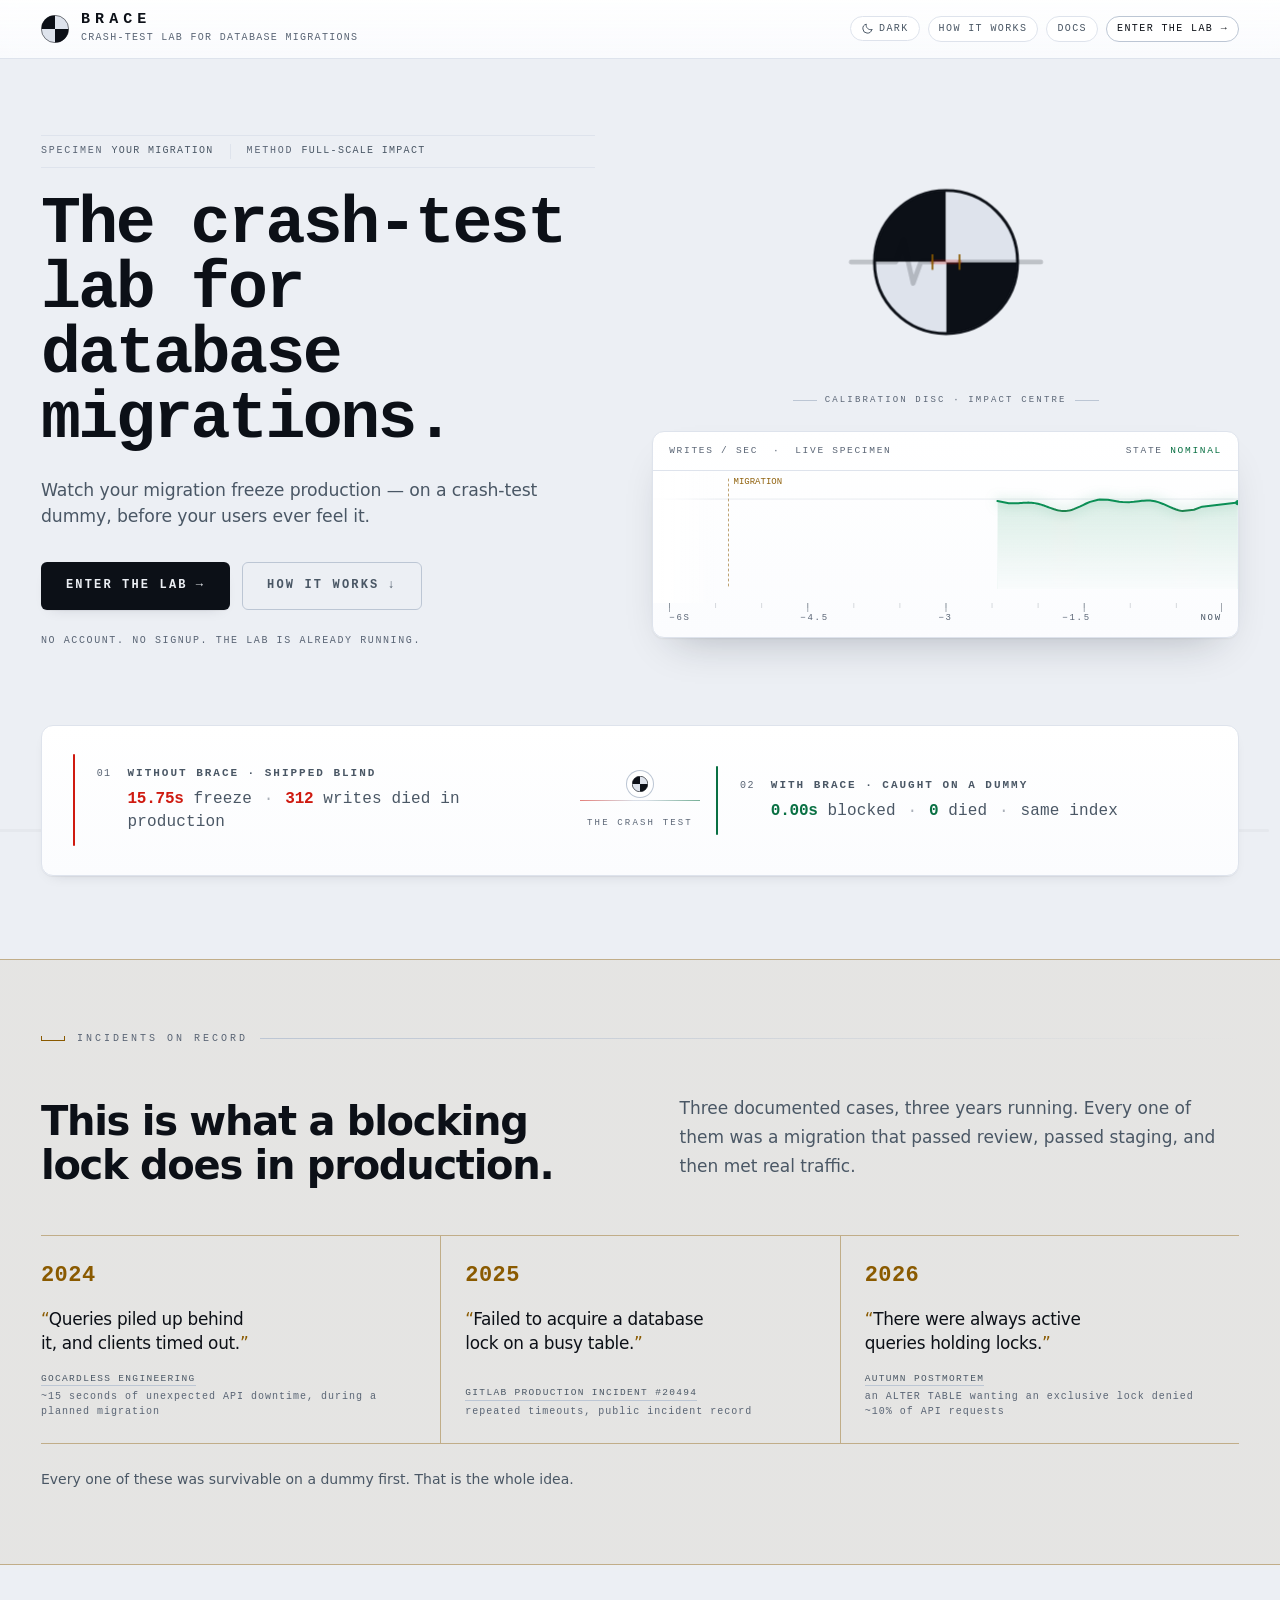
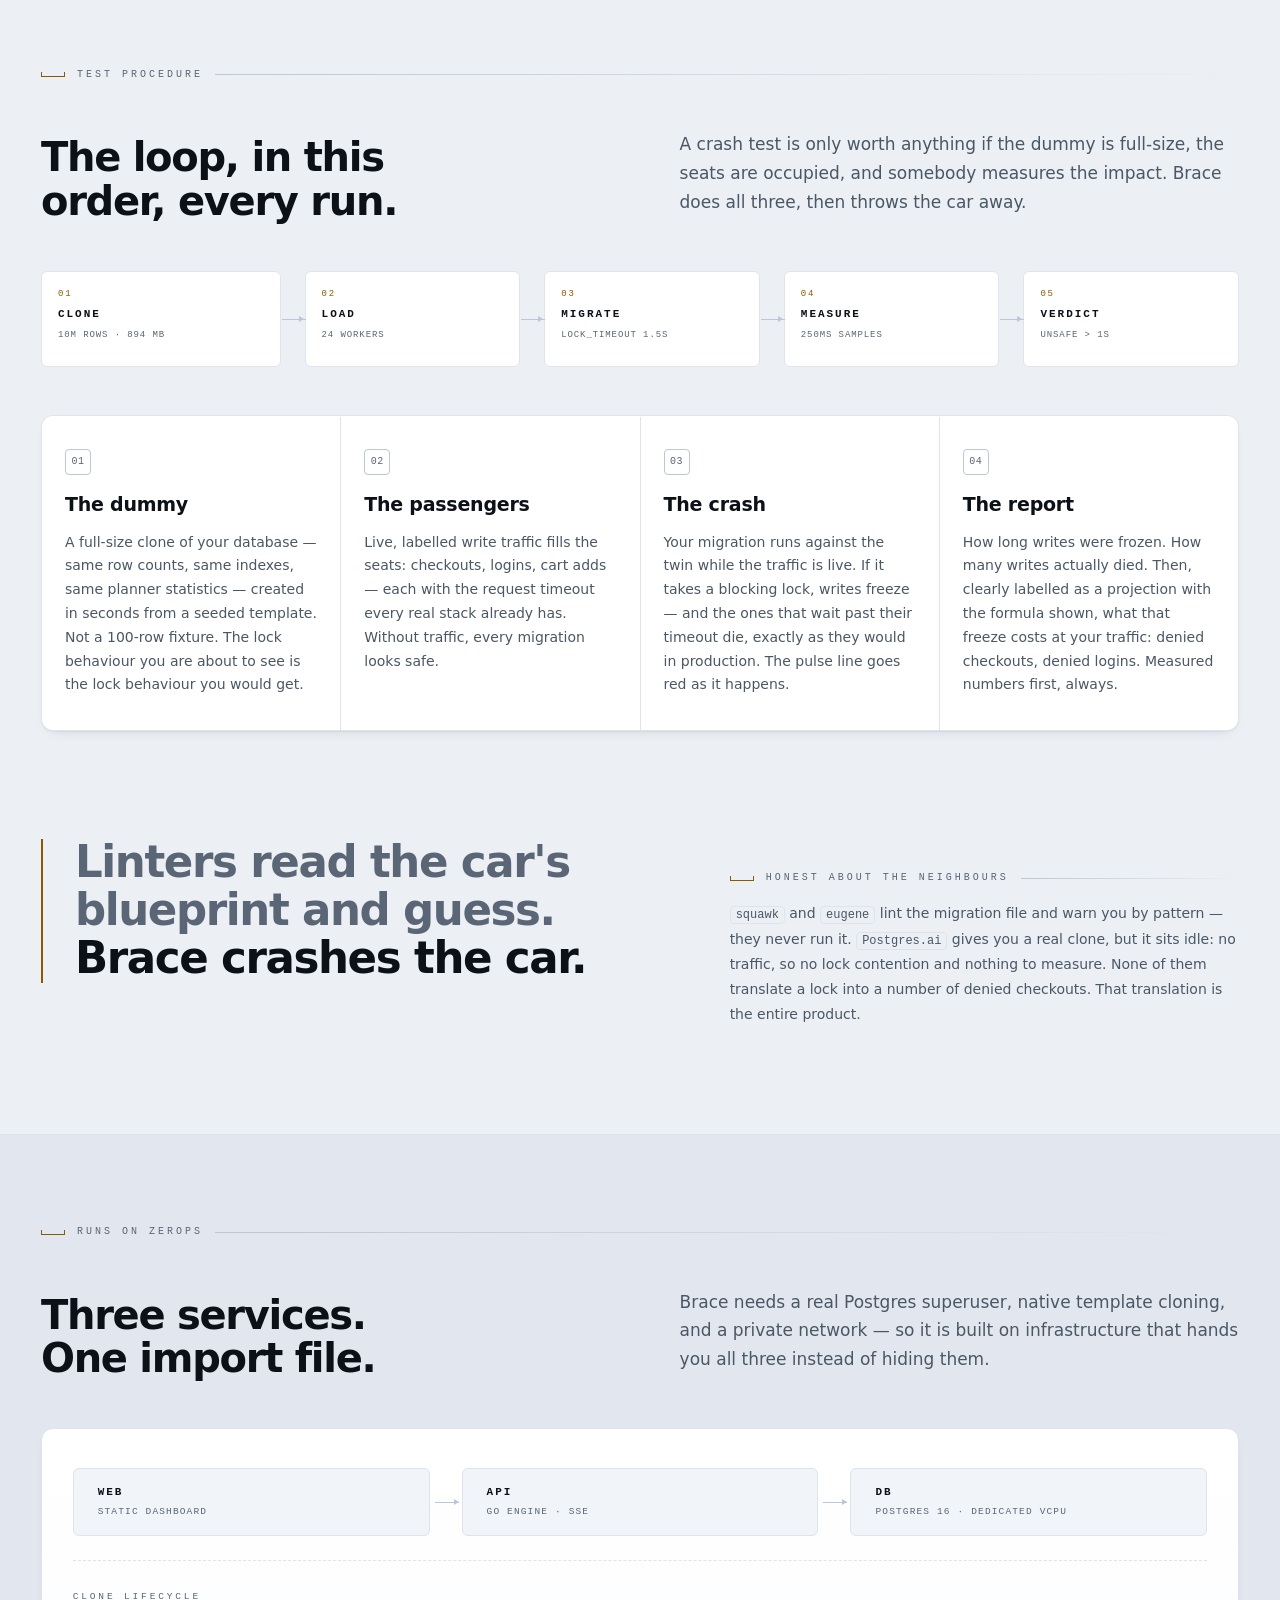
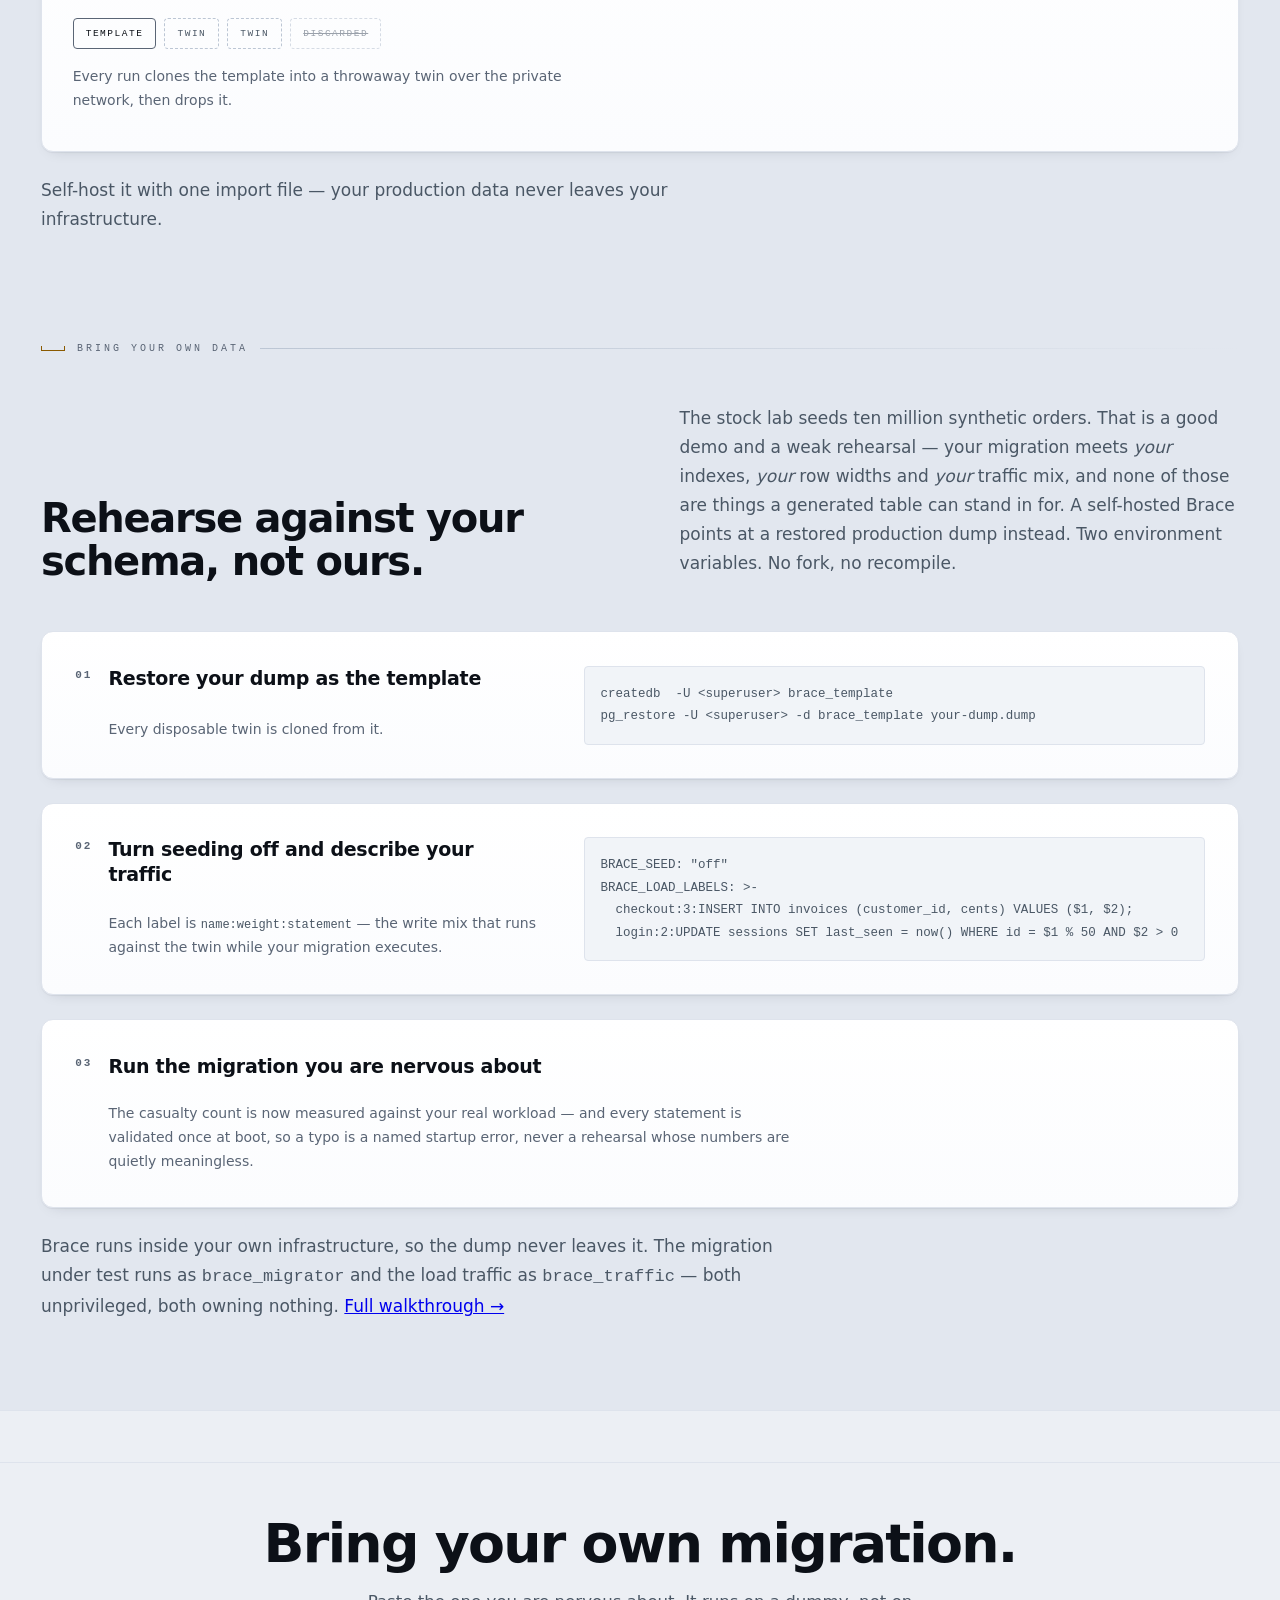
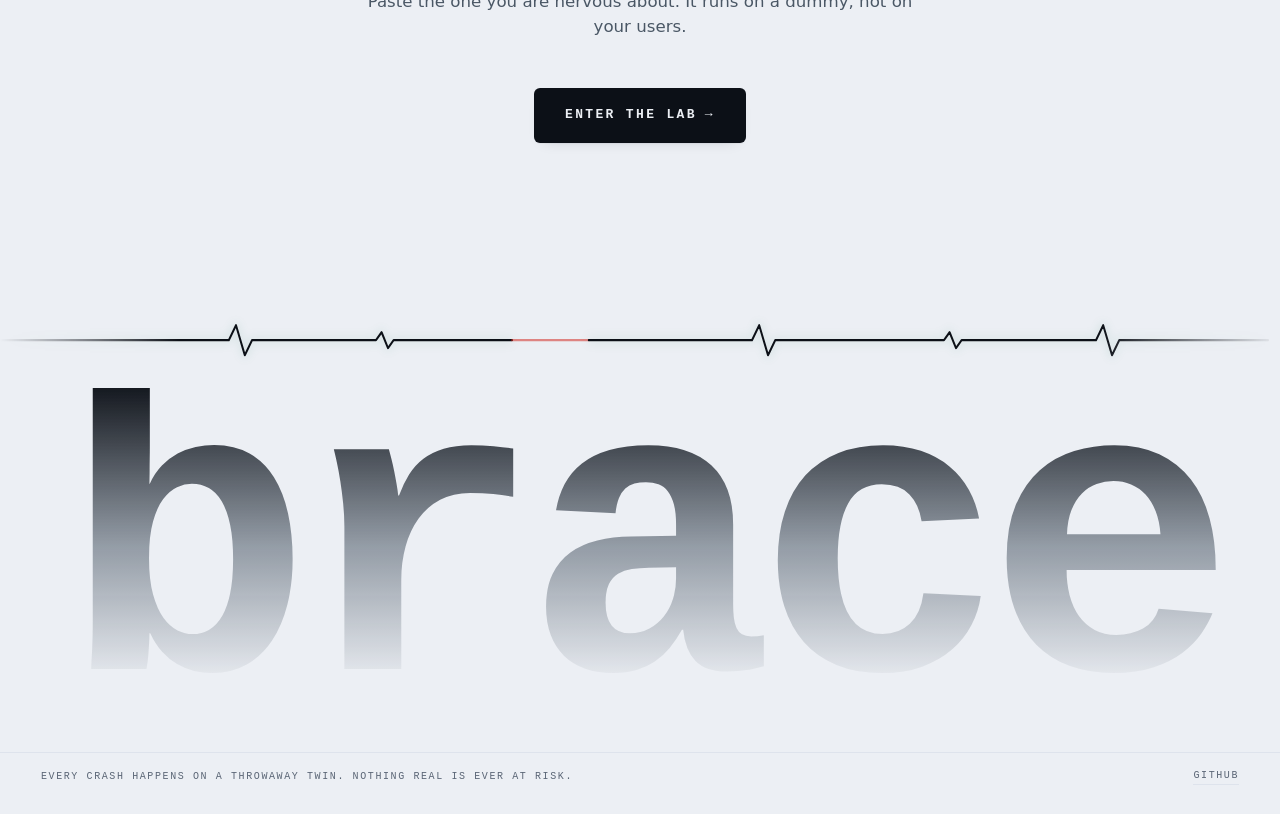
<file: web/index.html>
<!DOCTYPE html>
<html lang="en">
<head>
<meta charset="utf-8">
<meta name="viewport" content="width=device-width, initial-scale=1, viewport-fit=cover">
<title>Brace — the crash-test lab for database migrations</title>
<meta name="description" content="Brace clones your database at production scale, fills it with live write traffic, then slams your migration into it — so you watch the freeze happen to a dummy instead of to your users.">
<meta name="color-scheme" content="dark light">
<meta property="og:type" content="website">
<meta property="og:site_name" content="Brace">
<meta property="og:title" content="Brace — the crash-test lab for database migrations">
<meta property="og:description" content="Clone the database, put live traffic in the seats, slam the migration into it. Measure the freeze and the casualties. Then prove the safe form hurts nobody.">
<meta name="twitter:card" content="summary">
<meta name="twitter:title" content="Brace — the crash-test lab for database migrations">
<meta name="twitter:description" content="Watch your migration freeze production — on a crash-test dummy, before your users ever feel it.">
<link rel="icon" href="brace-mark.svg" type="image/svg+xml">
<link rel="alternate icon" href="data:image/svg+xml,%3Csvg xmlns='http://www.w3.org/2000/svg' viewBox='0 0 240 240'%3E%3Crect width='240' height='240' rx='48' fill='%230d131b'/%3E%3Cpath d='M46 46h74v74H46z' fill='%23e8eef6'/%3E%3Cpath d='M120 120h74v74h-74z' fill='%23e8eef6'/%3E%3Ccircle cx='120' cy='120' r='74' fill='none' stroke='%23e8eef6' stroke-width='6'/%3E%3C/svg%3E">
<script>(function(){var t;try{t=localStorage.getItem('brace:theme');}catch(e){}
if(t!=='light'&&t!=='dark'){t=window.matchMedia&&window.matchMedia('(prefers-color-scheme: light)').matches?'light':'dark';}
document.documentElement.setAttribute('data-theme',t);})();</script>
<link rel="stylesheet" href="style.css?v=7">
<link rel="stylesheet" href="landing.css?v=7">
</head>
<body class="landing">

<!-- The heartbeat that follows you down the page. It sits at the bottom
     edge, grows a little as you scroll, and hands its opacity over to the
     sign-off pulse as the finale comes into view — the two merge. -->
<div class="ambient" id="ambient" aria-hidden="true">
  <svg viewBox="0 0 1600 120" preserveAspectRatio="none" focusable="false">
    <path class="sig-line" fill="none" stroke-width="2.5" stroke-linecap="round" stroke-linejoin="round"
          d="M 0 62 H 286 l 9 -17 l 11 34 l 9 -17 H 470 l 7 -9 l 8 18 l 7 -9 H 640"/>
    <path class="sig-gap" fill="none" stroke-width="2.5" stroke-linecap="round" d="M 640 62 H 736"/>
    <path class="sig-line" fill="none" stroke-width="2.5" stroke-linecap="round" stroke-linejoin="round"
          d="M 736 62 H 940 l 9 -17 l 11 34 l 9 -17 H 1180 l 7 -9 l 8 18 l 7 -9 H 1370 l 9 -17 l 11 34 l 9 -17 H 1600"/>
  </svg>
</div>

<a class="skip" href="#how">Skip to how it works</a>

<!-- ══ SECTION RAIL ═══════════════════════════════════════════
     A fixed report index: which of the six sections you are
     reading, in the facility's own mono. Driven by an
     IntersectionObserver in landing.js. Decorative — the headings
     themselves are the real structure — so it is aria-hidden. -->
<div class="secrail" id="secrail" aria-hidden="true" hidden>
  <b class="secrail__no">[01/06]</b>
  <span class="secrail__name">› the specimen</span>
</div>

<!-- ══ RAIL ═══════════════════════════════════════════════════ -->
<header class="rail">
  <div class="rail__brand">
    <svg class="mark mark--live" viewBox="44 44 152 152" aria-hidden="true">
      <defs><clipPath id="mkr"><circle cx="120" cy="120" r="74"/></clipPath></defs>
      <g clip-path="url(#mkr)">
        <rect x="46" y="46" width="74" height="74" class="mark__on"/>
        <rect x="120" y="46" width="74" height="74" class="mark__off"/>
        <rect x="46" y="120" width="74" height="74" class="mark__off"/>
        <rect x="120" y="120" width="74" height="74" class="mark__on"/>
        <path class="m-pulse" d="M 46 120 H 104 l 6 -16 l 8 32 l 6 -16 H 194"
              fill="none" stroke-width="6" stroke-linecap="round" stroke-linejoin="round"/>
      </g>
      <circle cx="120" cy="120" r="74" fill="none" class="mark__ring" stroke-width="3"/>
    </svg>
    <div class="rail__names"><b>BRACE</b><span>crash-test lab for database migrations</span></div>
  </div>
  <div class="rail__meta">
    <button type="button" class="chip chip--theme" id="themeToggle" aria-pressed="false" aria-label="Switch to light theme">
      <svg class="ico" viewBox="0 0 24 24" aria-hidden="true" fill="none" stroke="currentColor" stroke-width="1.8" stroke-linecap="round">
        <circle class="ico__sun" cx="12" cy="12" r="4.2"/>
        <g class="ico__rays"><path d="M12 2.6v2.2M12 19.2v2.2M2.6 12h2.2M19.2 12h2.2M5.4 5.4l1.6 1.6M17 17l1.6 1.6M18.6 5.4L17 7M7 17l-1.6 1.6"/></g>
        <path class="ico__moon" d="M20 14.2A8.4 8.4 0 0 1 9.8 4 8.4 8.4 0 1 0 20 14.2Z"/>
      </svg>
      <span class="chip__t">light</span>
    </button>

    <a class="chip chip--back" href="#how">how it works</a>
    <a class="chip chip--back" href="docs.html">docs</a>
    <a class="chip chip--go" href="lab.html">enter the lab →</a>
  </div>
</header>

<main>

<!-- ══ HERO ═══════════════════════════════════════════════════ -->
<section class="hero" data-sec="the specimen">
  <div class="hero__inner reveal">
    <div class="hero__say">
      <p class="plate"><i>Specimen</i> your migration <i>Method</i> full-scale impact</p>
      <!-- the compound is kept whole: a line break after "crash-" is a
           legal break opportunity in CSS and it wrecks the display setting -->
      <h1 class="hero__pitch">The <span class="nb">crash-test</span> lab for database migrations.</h1>
      <p class="hero__sub">Watch your migration freeze production — on a crash-test dummy, before your users ever feel it.</p>

      <div class="hero__cta">
        <a class="btn btn--primary" href="lab.html">Enter the lab <span aria-hidden="true">→</span></a>
        <a class="btn btn--ghost" href="#how">How it works <span aria-hidden="true">↓</span></a>
      </div>
      <p class="hero__nofriction">No account. No signup. The lab is already running.</p>
    </div>

    <!-- The instrument column. The disc and the live scope sit in the same
         stack because they are the same event: the calibration assembly
         plays once, the pulse loops, and the bloom is fired from landing.js
         at the exact frame the scope beneath it flatlines. Adjacent, you can
         actually see them crash together. -->
    <div class="hero__stage">
    <div class="hero__disc" aria-hidden="true">
      <svg class="hero__mark mark--hero" id="heroMark" viewBox="0 0 240 240">
        <defs><clipPath id="hm"><circle cx="120" cy="120" r="74"/></clipPath></defs>
        <g class="m-q m-q--on" clip-path="url(#hm)">
          <rect x="46" y="46" width="74" height="74" class="mark__on"/>
          <rect x="120" y="120" width="74" height="74" class="mark__on"/>
        </g>
        <g class="m-q m-q--off" clip-path="url(#hm)">
          <rect x="120" y="46" width="74" height="74" class="mark__off"/>
          <rect x="46" y="120" width="74" height="74" class="mark__off"/>
        </g>
        <circle cx="120" cy="120" r="74" fill="none" class="mark__ring" stroke-width="3"/>
        <circle cx="120" cy="120" r="74" fill="none" class="m-lock" stroke-width="5"/>

        <circle cx="120" cy="120" r="10" class="m-bloom"/>

        <g fill="none" stroke-width="5" stroke-linecap="round" stroke-linejoin="round">
          <path class="m-ghost" d="M 22 120 H 68 l 8 -22 l 10 44 l 8 -22 H 106"/>
          <path class="m-ghost" d="M 134 120 H 218"/>
          <path class="m-ghost-gap" d="M 106 120 H 134"/>
          <path class="m-pulse" d="M 22 120 H 68 l 8 -22 l 10 44 l 8 -22 H 106 L 134 120 H 218"/>
          <path class="m-gap" d="M 106 120 H 134"/>
        </g>

        <g class="mark__tick" stroke-width="2">
          <line x1="106" y1="112" x2="106" y2="128"/>
          <line x1="134" y1="112" x2="134" y2="128"/>
        </g>
      </svg>
      <span class="hero__disc-note" title="Impact centre: the moment in the trace where the migration takes its lock.">calibration disc · impact centre</span>
    </div>

    <!-- signature gesture: the pulse, and what happens to it -->
    <figure class="teaser" aria-label="Live write traffic, freezing under a blocking migration">
      <figcaption class="teaser__cap">
        <span class="teaser__label" title="Specimen: the full-scale database clone the migration crashes into, not your real database.">writes / sec &nbsp;·&nbsp; live specimen</span>
        <span class="teaser__state" id="teaserState">nominal</span>
      </figcaption>
      <canvas id="teaser" height="96"></canvas>
      <div class="rail-scale" aria-hidden="true">
        <b>−6s</b><b>−4.5</b><b>−3</b><b>−1.5</b><b class="rail-scale__now">now</b>
      </div>
    </figure>
    </div>
  </div>

  <!-- ══ THE GATE ═════════════════════════════════════════════
       Cause and effect as one small embedded diagram: the same
       index, shipped two ways. Both rows are real measurements
       from this rig on a 10M-row table. The joint between them
       is the product. -->
  <div class="gate reveal" aria-label="The same migration, shipped two ways">
    <div class="gate__row gate__row--blind">
      <span class="gate__no">01</span>
      <div class="gate__body">
        <b class="gate__title">without brace · shipped blind</b>
        <span class="gate__fact"><i>15.75s</i> freeze <em>·</em> <i>312</i> writes died in production</span>
      </div>
    </div>

    <div class="gate__joint" aria-hidden="true">
      <span class="gate__node">
        <svg viewBox="44 44 152 152" focusable="false">
          <defs><clipPath id="gk"><circle cx="120" cy="120" r="74"/></clipPath></defs>
          <g clip-path="url(#gk)">
            <rect x="46" y="46" width="74" height="74" class="mark__on"/>
            <rect x="120" y="46" width="74" height="74" class="mark__off"/>
            <rect x="46" y="120" width="74" height="74" class="mark__off"/>
            <rect x="120" y="120" width="74" height="74" class="mark__on"/>
          </g>
          <circle cx="120" cy="120" r="74" fill="none" class="mark__ring" stroke-width="6"/>
        </svg>
      </span>
      <span class="gate__joint-label">the crash test</span>
    </div>

    <div class="gate__row gate__row--caught">
      <span class="gate__no">02</span>
      <div class="gate__body">
        <b class="gate__title">with brace · caught on a dummy</b>
        <span class="gate__fact"><i>0.00s</i> blocked <em>·</em> <i>0</i> died <em>·</em> same index</span>
      </div>
    </div>
  </div>

</section>

<!-- ══ RECEIPTS ═══════════════════════════════════════════════
     Evidence, not testimonials. Three published incidents, cited
     so anyone can go and check them. -->
<div class="band">
<section class="sec sec--receipts" data-sec="the evidence">
  <header class="sec__head reveal">
    <span class="eyebrow">incidents on record</span>
    <h2>This is what a blocking lock does in production.</h2>
    <p class="sec__lede">Three documented cases, three years running. Every one of them was a migration that passed review, passed staging, and then met real traffic.</p>
  </header>

  <ol class="receipts">
    <li class="receipt reveal">
      <span class="receipt__year">2024</span>
      <blockquote>Queries piled up behind it, and clients timed out.</blockquote>
      <p class="receipt__src">
        <a href="https://gocardless.com/blog/zero-downtime-postgres-migrations-the-hard-parts/" target="_blank" rel="noopener noreferrer">GoCardless Engineering</a>
        <span>~15 seconds of unexpected API downtime, during a planned migration</span>
      </p>
    </li>
    <li class="receipt reveal">
      <span class="receipt__year">2025</span>
      <blockquote>Failed to acquire a database lock on a busy table.</blockquote>
      <p class="receipt__src">
        <a href="https://gitlab.com/gitlab-com/gl-infra/production/-/issues/20494" target="_blank" rel="noopener noreferrer">GitLab production incident #20494</a>
        <span>repeated timeouts, public incident record</span>
      </p>
    </li>
    <li class="receipt reveal">
      <span class="receipt__year">2026</span>
      <blockquote>There were always active queries holding locks.</blockquote>
      <p class="receipt__src">
        <a href="https://github.com/useautumn/autumn/blob/8e65867dcff363b6c3b432ef6636a871ef46297c/apps/website/content/blog/post-mortem-database-outage-caused-by-collation-migration-locking-conflict.mdx" target="_blank" rel="noopener noreferrer">Autumn postmortem</a>
        <span>an ALTER TABLE wanting an exclusive lock denied ~10% of API requests</span>
      </p>
    </li>
  </ol>

  <p class="receipts__note">Every one of these was survivable on a dummy first. That is the whole idea.</p>
</section>
</div>

<!-- ══ HOW IT WORKS ═══════════════════════════════════════════ -->
<section class="sec" id="how" data-sec="test procedure">
  <header class="sec__head reveal">
    <span class="eyebrow">test procedure</span>
    <h2>The loop, in this order, every run.</h2>
    <p class="sec__lede">A crash test is only worth anything if the dummy is full-size, the seats are occupied, and somebody measures the impact. Brace does all three, then throws the car away.</p>
  </header>

  <!-- the control loop, with the real settings it runs at -->
  <ol class="loop reveal" aria-label="Control loop">
    <li class="loop__step"><span class="loop__no">01</span><b>clone</b><span class="loop__val">10M rows · 894 MB</span></li>
    <li class="loop__step"><span class="loop__no">02</span><b>load</b><span class="loop__val">24 workers</span></li>
    <li class="loop__step"><span class="loop__no">03</span><b>migrate</b><span class="loop__val">lock_timeout 1.5s</span></li>
    <li class="loop__step"><span class="loop__no">04</span><b>measure</b><span class="loop__val">250ms samples</span></li>
    <li class="loop__step"><span class="loop__no">05</span><b>verdict</b><span class="loop__val">unsafe &gt; 1s</span></li>
  </ol>

  <ol class="steps">
    <li class="step reveal">
      <span class="step__no">01</span>
      <h3>The dummy</h3>
      <p>A full-size clone of your database — same row counts, same indexes, same planner statistics — created in seconds from a seeded template. Not a 100-row fixture. The lock behaviour you are about to see is the lock behaviour you would get.</p>
    </li>
    <li class="step reveal">
      <span class="step__no">02</span>
      <h3>The passengers</h3>
      <p>Live, labelled write traffic fills the seats: checkouts, logins, cart adds — each with the request timeout every real stack already has. Without traffic, every migration looks safe.</p>
    </li>
    <li class="step reveal">
      <span class="step__no">03</span>
      <h3>The crash</h3>
      <p>Your migration runs against the twin while the traffic is live. If it takes a blocking lock, writes freeze — and the ones that wait past their timeout die, exactly as they would in production. The pulse line goes red as it happens.</p>
    </li>
    <li class="step reveal">
      <span class="step__no">04</span>
      <h3>The report</h3>
      <p>How long writes were frozen. How many writes actually died. Then, clearly labelled as a projection with the formula shown, what that freeze costs at your traffic: denied checkouts, denied logins. Measured numbers first, always.</p>
    </li>
  </ol>
</section>

<!-- ══ THE CLAIM ══════════════════════════════════════════════ -->
<section class="claim reveal" data-sec="the claim">
  <p class="claim__line">Linters read the car's blueprint and guess.<br><b>Brace crashes the car.</b></p>
  <div class="claim__foot">
    <span class="eyebrow">honest about the neighbours</span>
  </div>
  <p class="claim__prior">
    <code>squawk</code> and <code>eugene</code> lint the migration file and warn you by pattern — they never run it.
    <code>Postgres.ai</code> gives you a real clone, but it sits idle: no traffic, so no lock contention and nothing to measure.
    None of them translate a lock into a number of denied checkouts. That translation is the entire product.
  </p>
</section>

<!-- ══ THE FACILITY BAND ══════════════════════════════════════
     The second deliberate surface change on the page. Where the
     incident band is amber (we are quoting somebody else), this one
     is a half-step of the facility's own panel tone: the two
     infrastructure sections read as one chapter, and the sections
     either side of it get their edges back. -->
<div class="band band--quiet">

<!-- ══ ZEROPS ═════════════════════════════════════════════════ -->
<section class="sec sec--zerops" data-sec="the facility">
  <header class="sec__head reveal">
    <span class="eyebrow">runs on zerops</span>
    <h2>Three services. One import file.</h2>
    <p class="sec__lede">Brace needs a real Postgres superuser, native template cloning, and a private network — so it is built on infrastructure that hands you all three instead of hiding them.</p>
  </header>

  <div class="topo topo--big reveal">
    <ol class="topo__flow">
      <li class="node"><b>web</b><span>static dashboard</span></li>
      <li class="node"><b>api</b><span>go engine · sse</span></li>
      <li class="node"><b>db</b><span>postgres 16 · dedicated vcpu</span></li>
    </ol>
    <div class="twins">
      <span class="twins__label">clone lifecycle</span>
      <div class="twins__row">
        <span class="dummy dummy--tpl">template</span>
        <span class="dummy">twin</span>
        <span class="dummy">twin</span>
        <span class="dummy dummy--gone">discarded</span>
      </div>
      <p class="twins__note">Every run clones the template into a throwaway twin over the private network, then drops it.</p>
    </div>
  </div>

  <p class="selfhost reveal">Self-host it with one import file — your production data never leaves your infrastructure.</p>
</section>

<!-- ══ BRING YOUR OWN DATA ════════════════════════════════════
     The self-host story's payoff. A synthetic table is a demo; the
     migration you are actually afraid of runs against your schema.
     Two environment variables, no fork, no recompile. -->
<section class="sec sec--byod" id="byod" data-sec="your data">
  <header class="sec__head reveal">
    <span class="eyebrow">bring your own data</span>
    <h2>Rehearse against your schema, not ours.</h2>
    <p class="sec__lede">The stock lab seeds ten million synthetic orders. That is a good demo and a weak rehearsal — your migration meets <em>your</em> indexes, <em>your</em> row widths and <em>your</em> traffic mix, and none of those are things a generated table can stand in for. A self-hosted Brace points at a restored production dump instead. Two environment variables. No fork, no recompile.</p>
  </header>

  <ol class="byod reveal">
    <li class="byod__step">
      <span class="byod__n">01</span>
      <div class="byod__body">
        <h3>Restore your dump as the template</h3>
        <p>Every disposable twin is cloned from it.</p>
        <pre class="byod__code"><code>createdb  -U &lt;superuser&gt; brace_template
pg_restore -U &lt;superuser&gt; -d brace_template your-dump.dump</code></pre>
      </div>
    </li>
    <li class="byod__step">
      <span class="byod__n">02</span>
      <div class="byod__body">
        <h3>Turn seeding off and describe your traffic</h3>
        <p>Each label is <code>name:weight:statement</code> — the write mix that runs against the twin while your migration executes.</p>
        <pre class="byod__code"><code>BRACE_SEED: "off"
BRACE_LOAD_LABELS: >-
  checkout:3:INSERT INTO invoices (customer_id, cents) VALUES ($1, $2);
  login:2:UPDATE sessions SET last_seen = now() WHERE id = $1 % 50 AND $2 > 0</code></pre>
      </div>
    </li>
    <li class="byod__step">
      <span class="byod__n">03</span>
      <div class="byod__body">
        <h3>Run the migration you are nervous about</h3>
        <p>The casualty count is now measured against your real workload — and every statement is validated once at boot, so a typo is a named startup error, never a rehearsal whose numbers are quietly meaningless.</p>
      </div>
    </li>
  </ol>

  <p class="selfhost reveal">Brace runs inside your own infrastructure, so the dump never leaves it. The migration under test runs as <code>brace_migrator</code> and the load traffic as <code>brace_traffic</code> — both unprivileged, both owning nothing. <a href="docs.html#byod">Full walkthrough →</a></p>
</section>

</div><!-- /.band--quiet -->

<!-- ══ CLOSE ══════════════════════════════════════════════════ -->
<section class="close reveal" data-sec="sign-off">
  <h2>Bring your own migration.</h2>
  <p>Paste the one you are nervous about. It runs on a dummy, not on your users.</p>
  <a class="btn btn--primary btn--lg" href="lab.html">Enter the lab <span aria-hidden="true">→</span></a>
</section>

<!-- ══ SIGN-OFF ═══════════════════════════════════════════════
     The emotional close: the lab at rest. The brand's own trace runs
     full-bleed across the page — heartbeat spikes, the small red gap
     at impact centre — and the name sits under it at full size,
     cropped by the bottom of the frame. Name, then silence. -->
<section class="signoff" aria-hidden="true">
  <div class="signoff__pulse reveal">
    <svg viewBox="0 0 1600 80" preserveAspectRatio="none" focusable="false">
      <defs>
        <linearGradient id="sigGrad" x1="0" x2="1" y1="0" y2="0">
          <stop offset="0"   class="sig-stop-ink"/>
          <stop offset=".46" class="sig-stop-green"/>
          <stop offset="1"   class="sig-stop-ink"/>
        </linearGradient>
      </defs>
      <path class="sig-line" fill="none" stroke="url(#sigGrad)" stroke-width="2.5"
            stroke-linecap="round" stroke-linejoin="round"
            d="M 0 40 H 286 l 9 -17 l 11 34 l 9 -17 H 470 l 7 -9 l 8 18 l 7 -9 H 640"/>
      <path class="sig-gap" fill="none" stroke-width="2.5" stroke-linecap="round" d="M 640 40 H 736"/>
      <path class="sig-line sig-line--b" fill="none" stroke="url(#sigGrad)" stroke-width="2.5"
            stroke-linecap="round" stroke-linejoin="round"
            d="M 736 40 H 940 l 9 -17 l 11 34 l 9 -17 H 1180 l 7 -9 l 8 18 l 7 -9 H 1370 l 9 -17 l 11 34 l 9 -17 H 1600"/>
    </svg>
  </div>
  <p class="signoff__word reveal">brace</p>
</section>

</main>

<footer class="foot foot--landing">
  <span>Every crash happens on a throwaway twin. Nothing real is ever at risk.</span>
  <a href="https://github.com/vinayaksonthalia/brace" class="foot__link" target="_blank" rel="noopener noreferrer" data-repo>GitHub</a>
</footer>

<script src="theme.js?v=7"></script>
<script src="landing.js?v=7"></script>
</body>
</html>
</file>
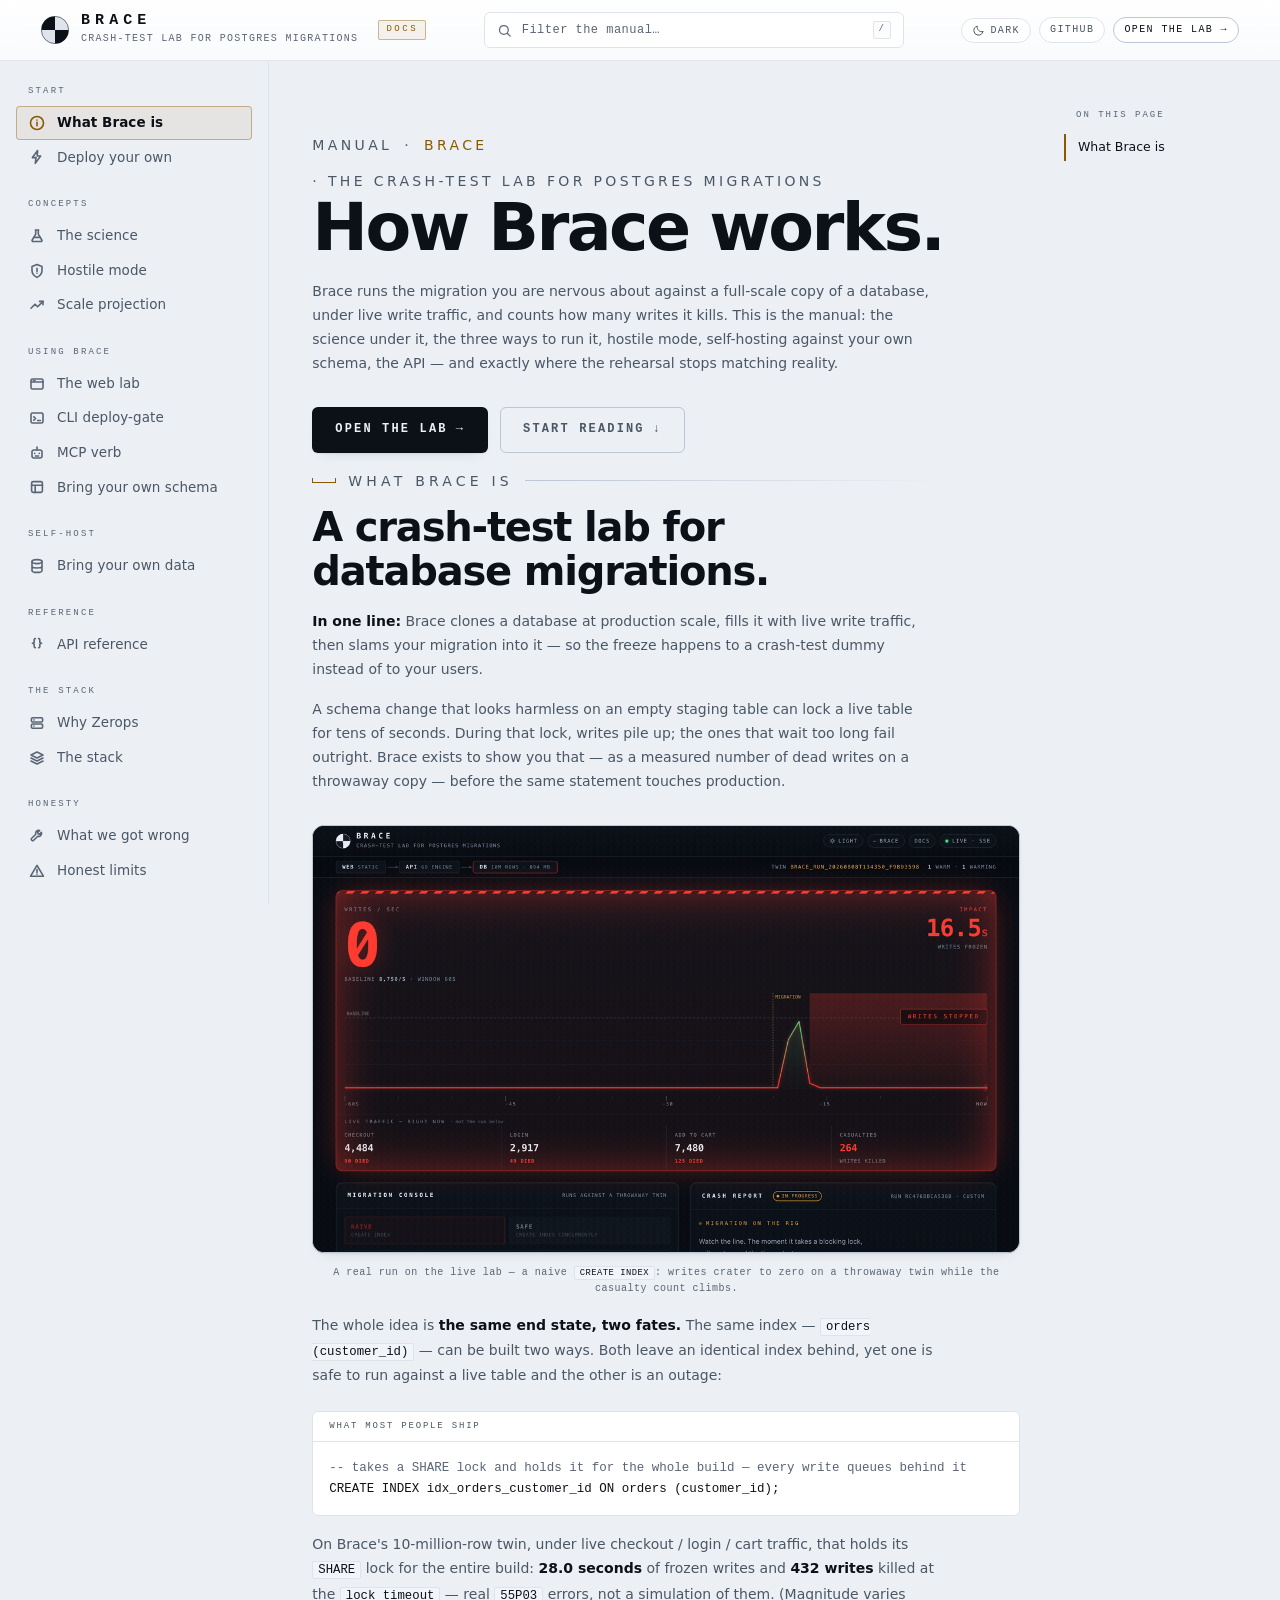
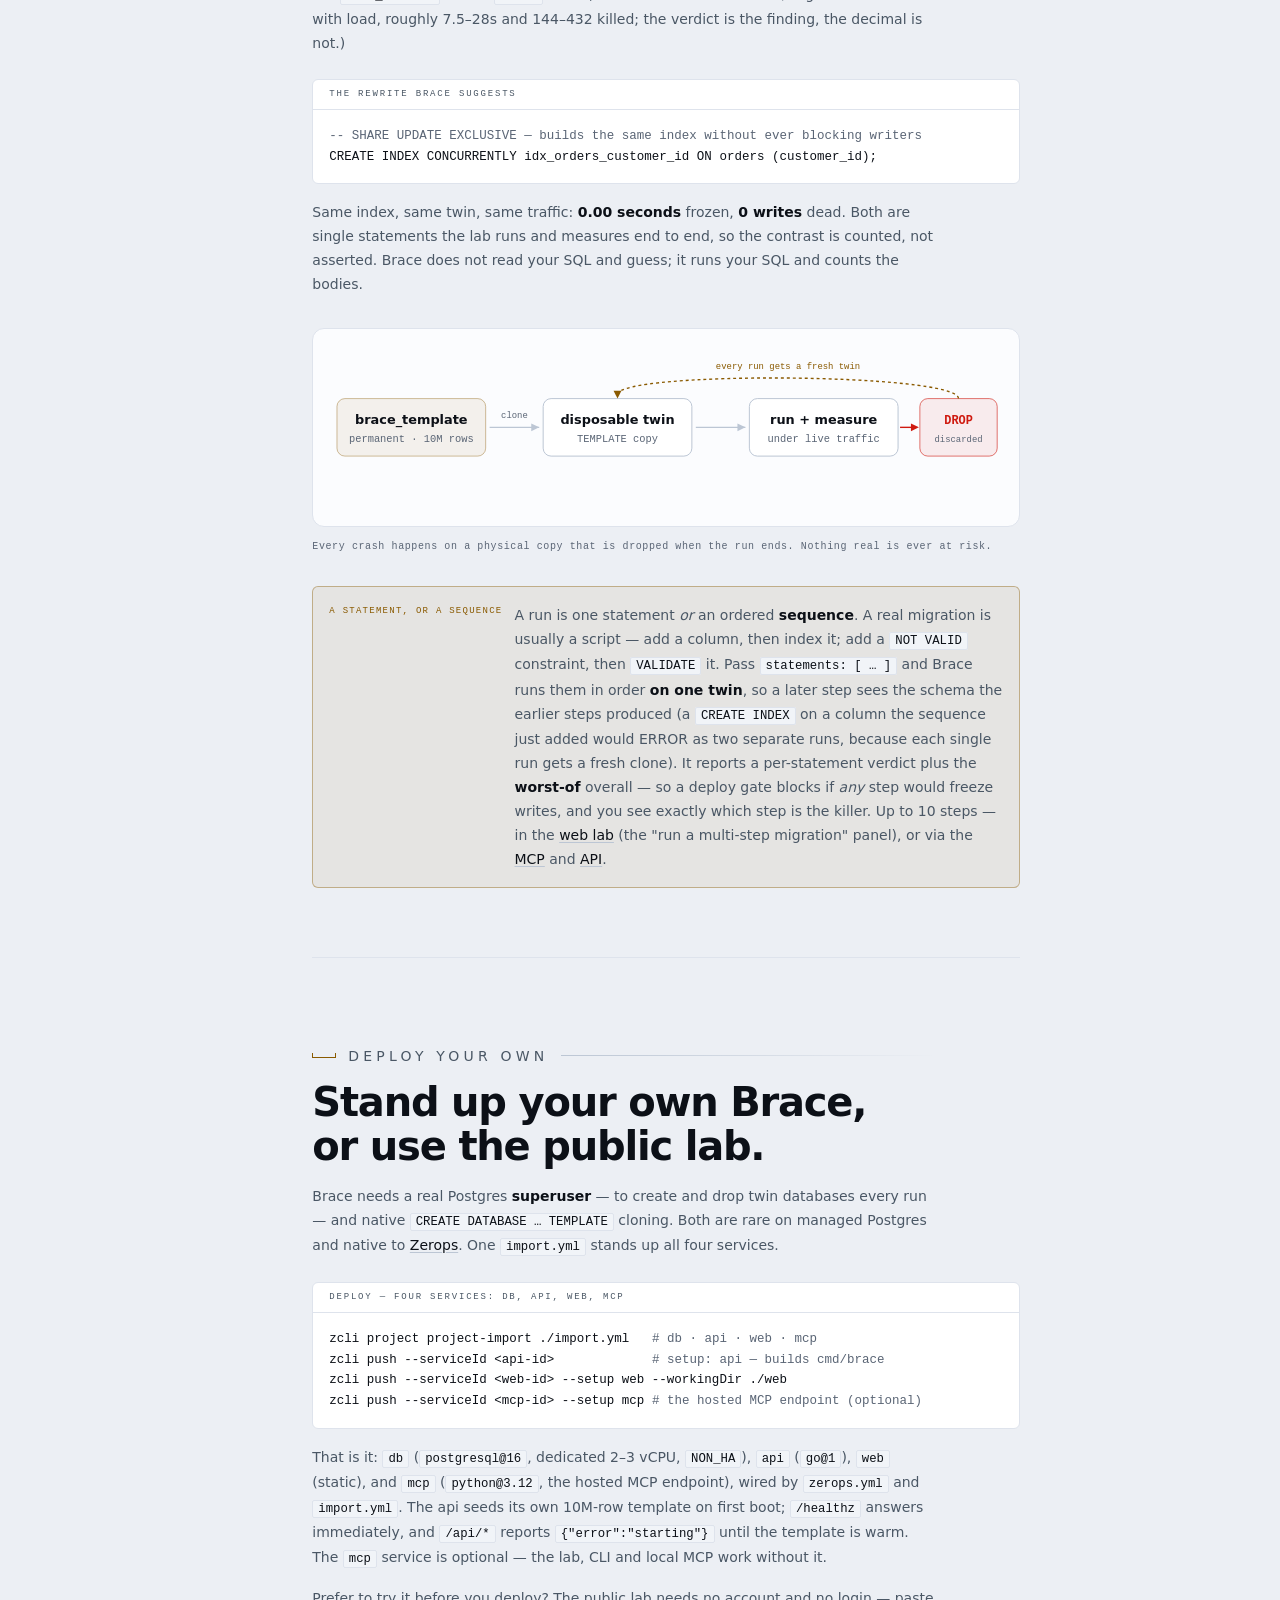
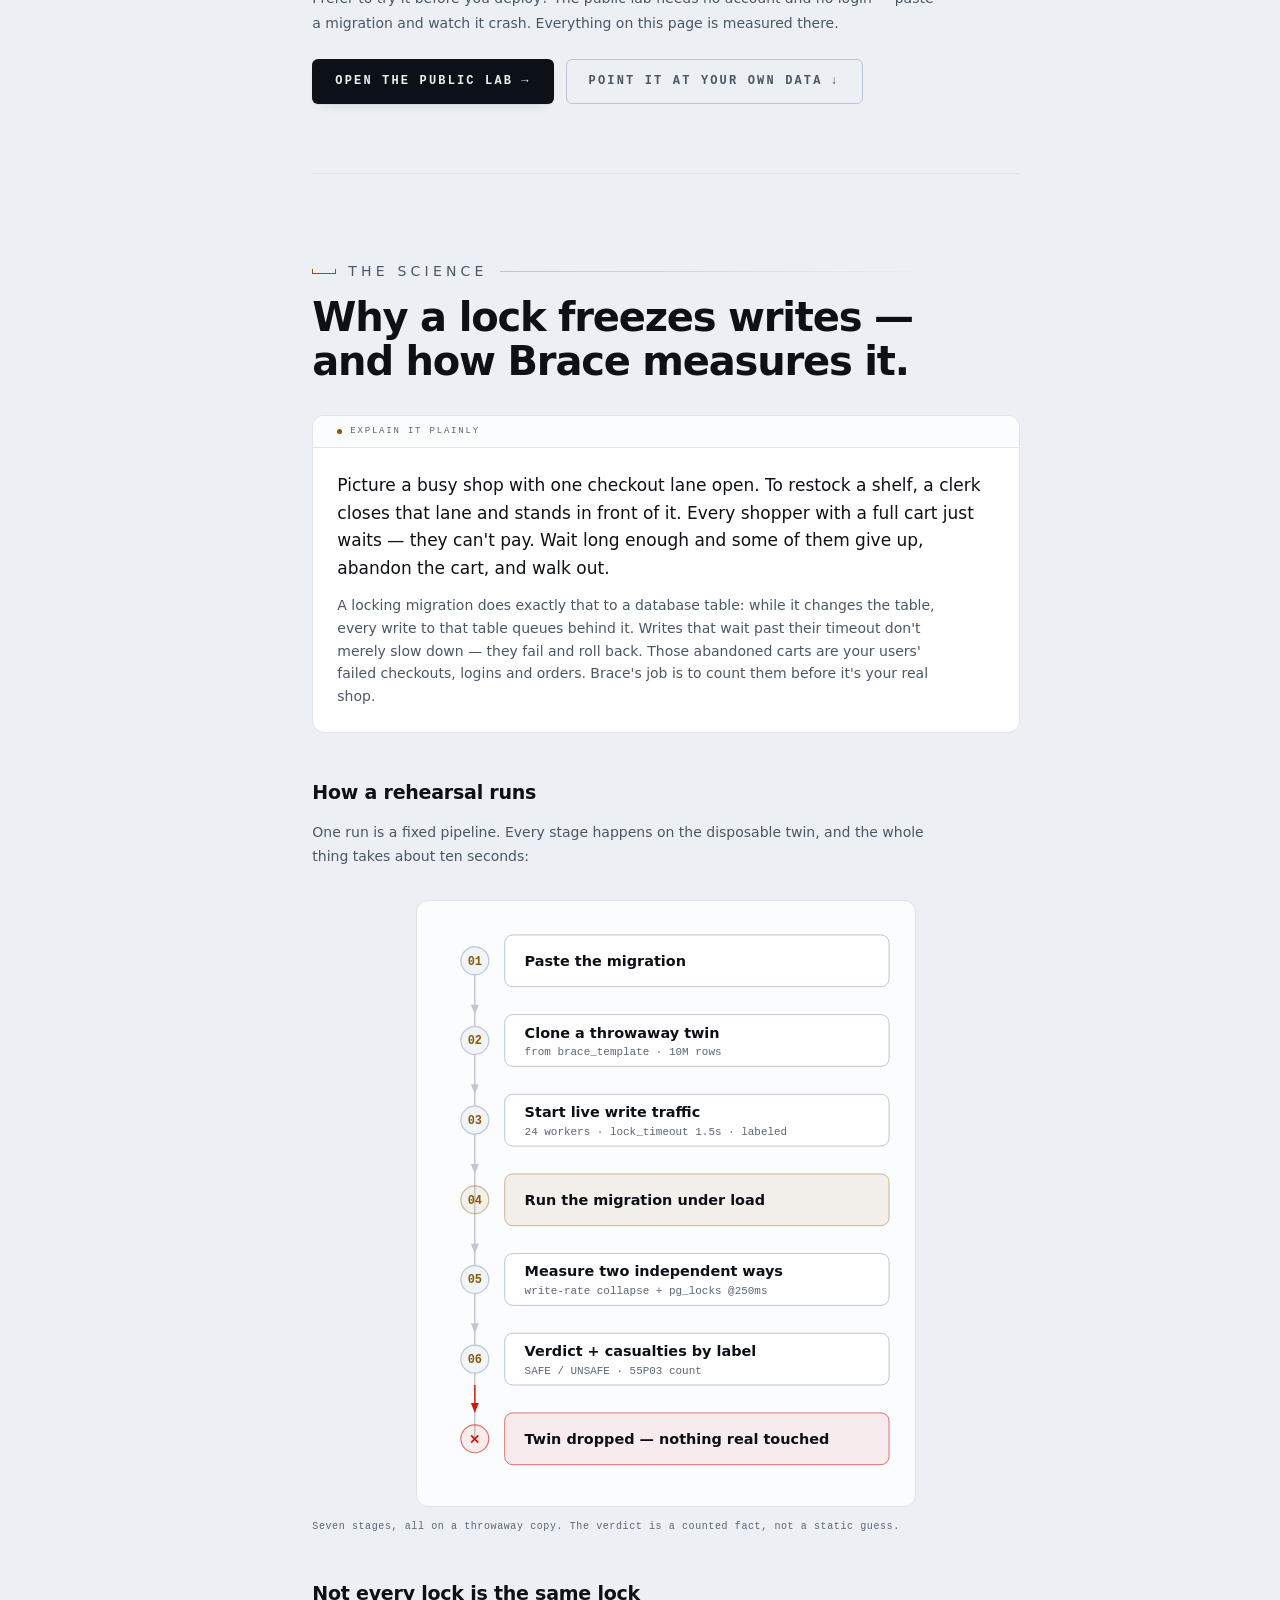
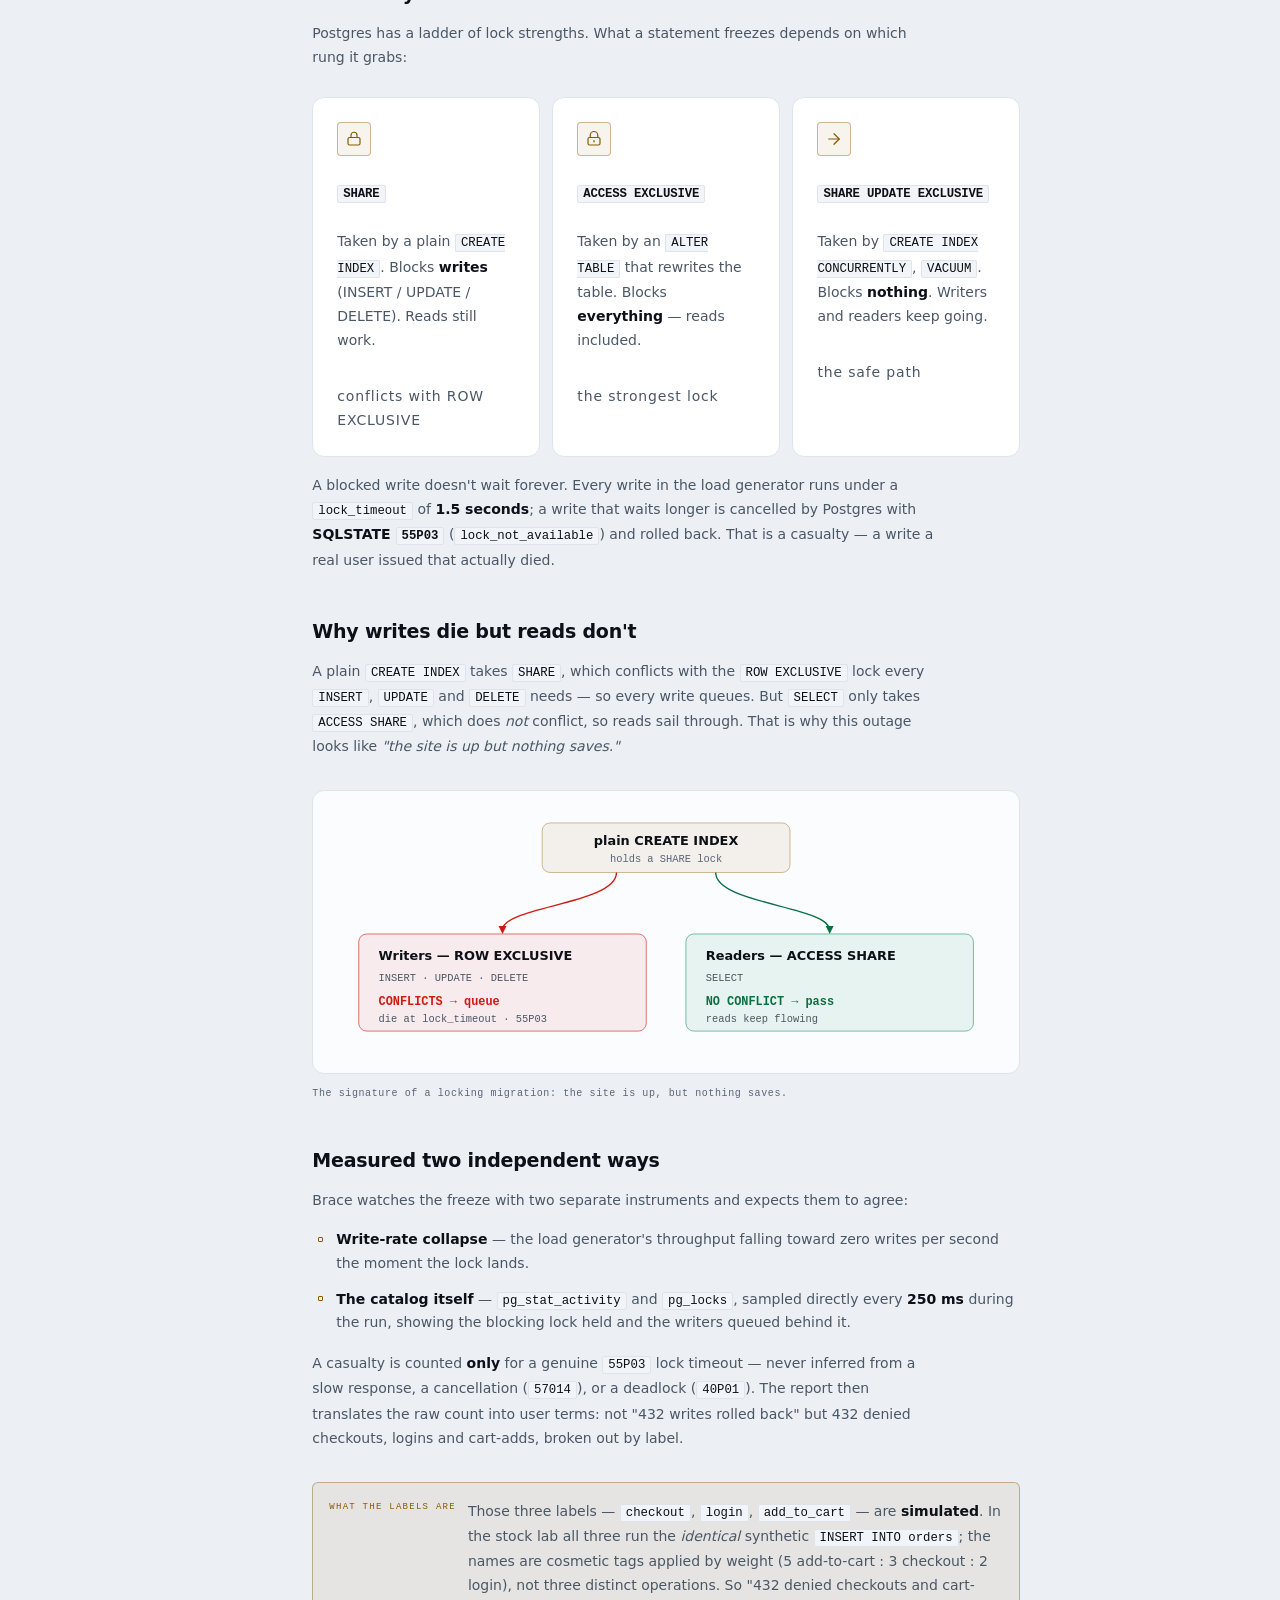
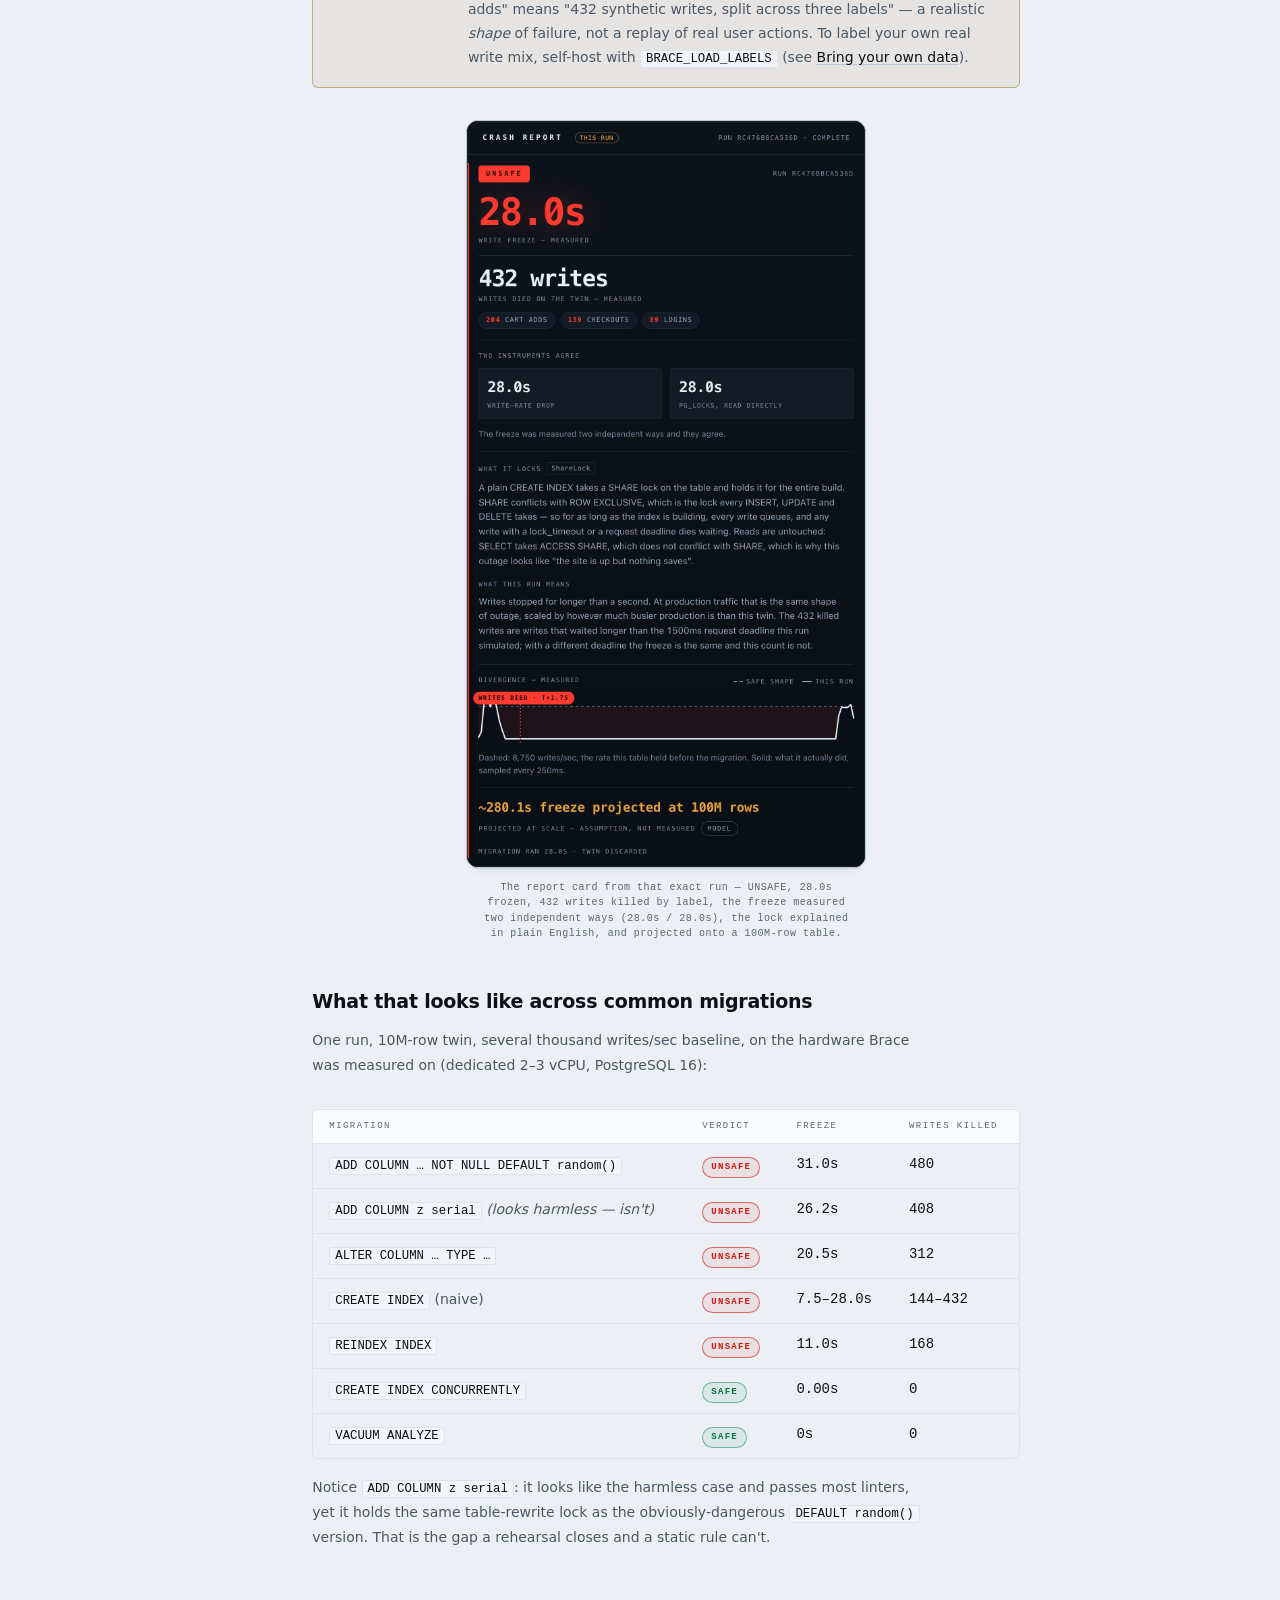
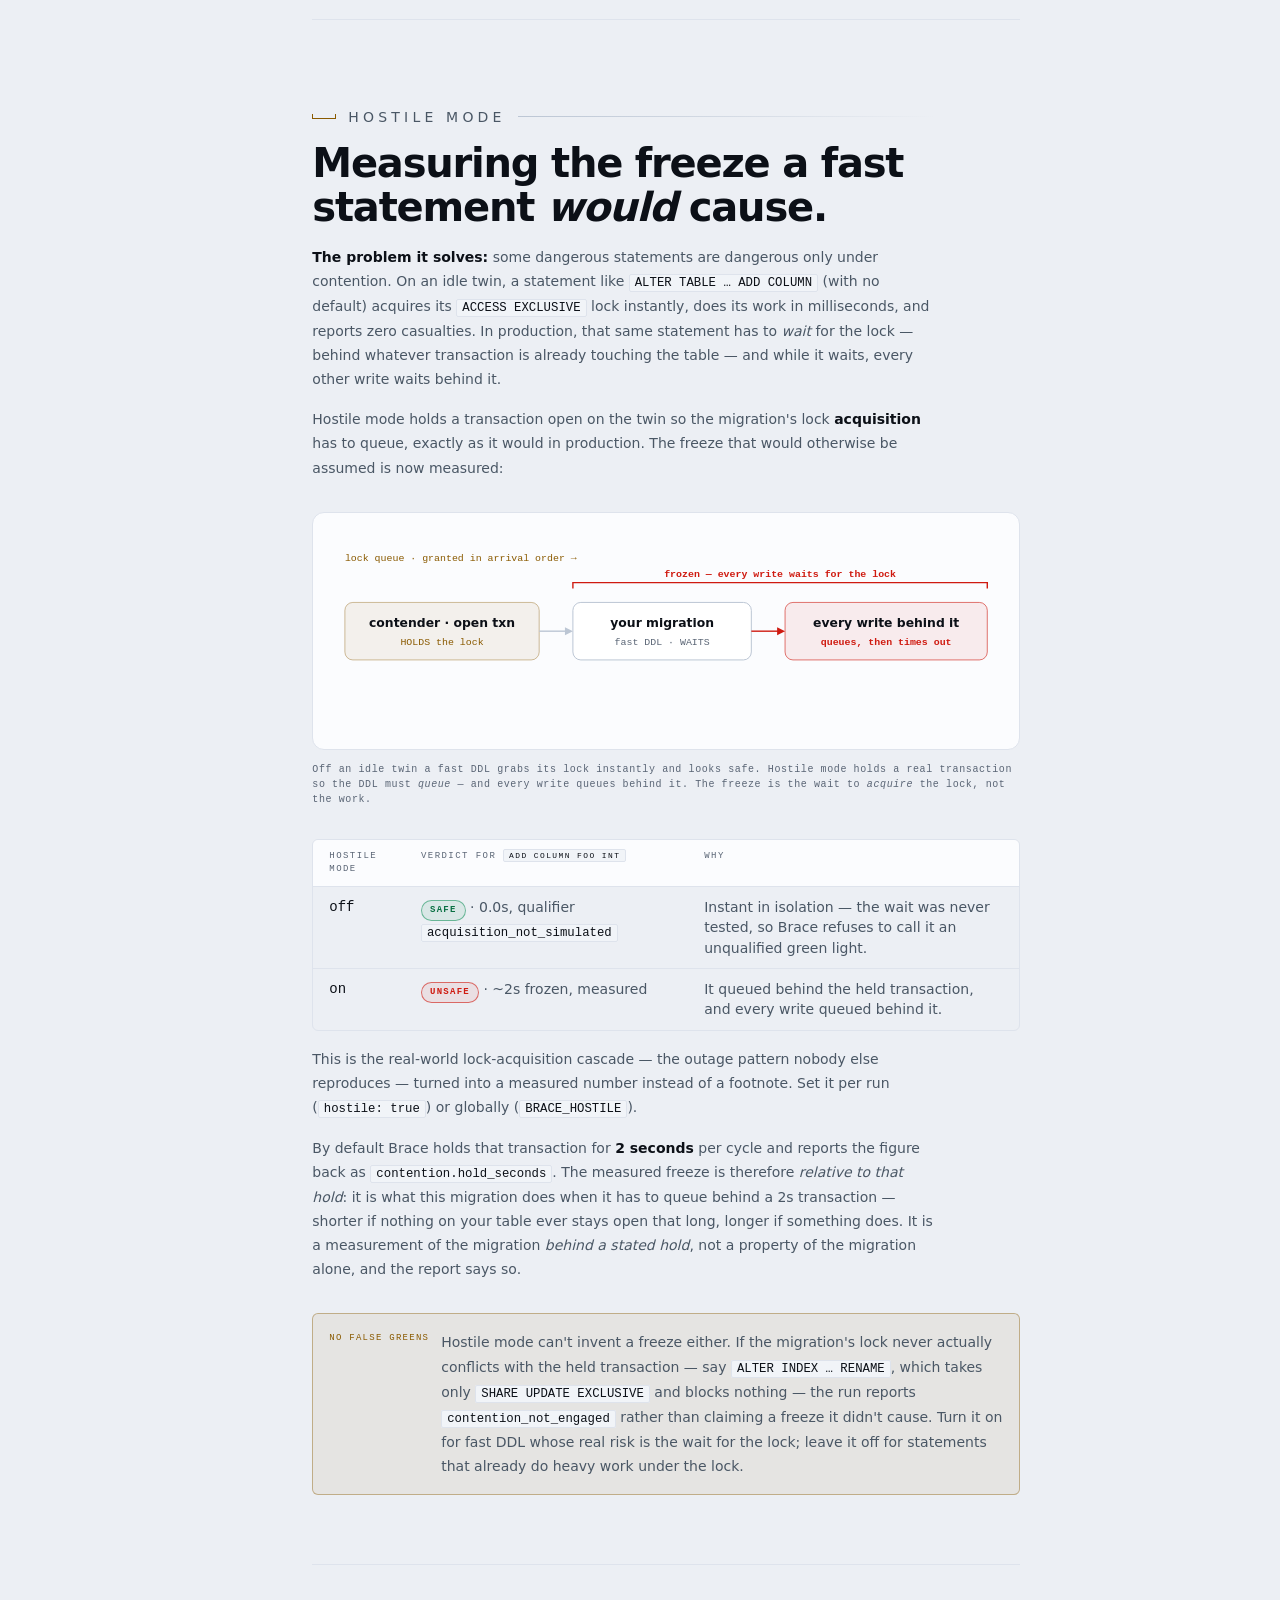
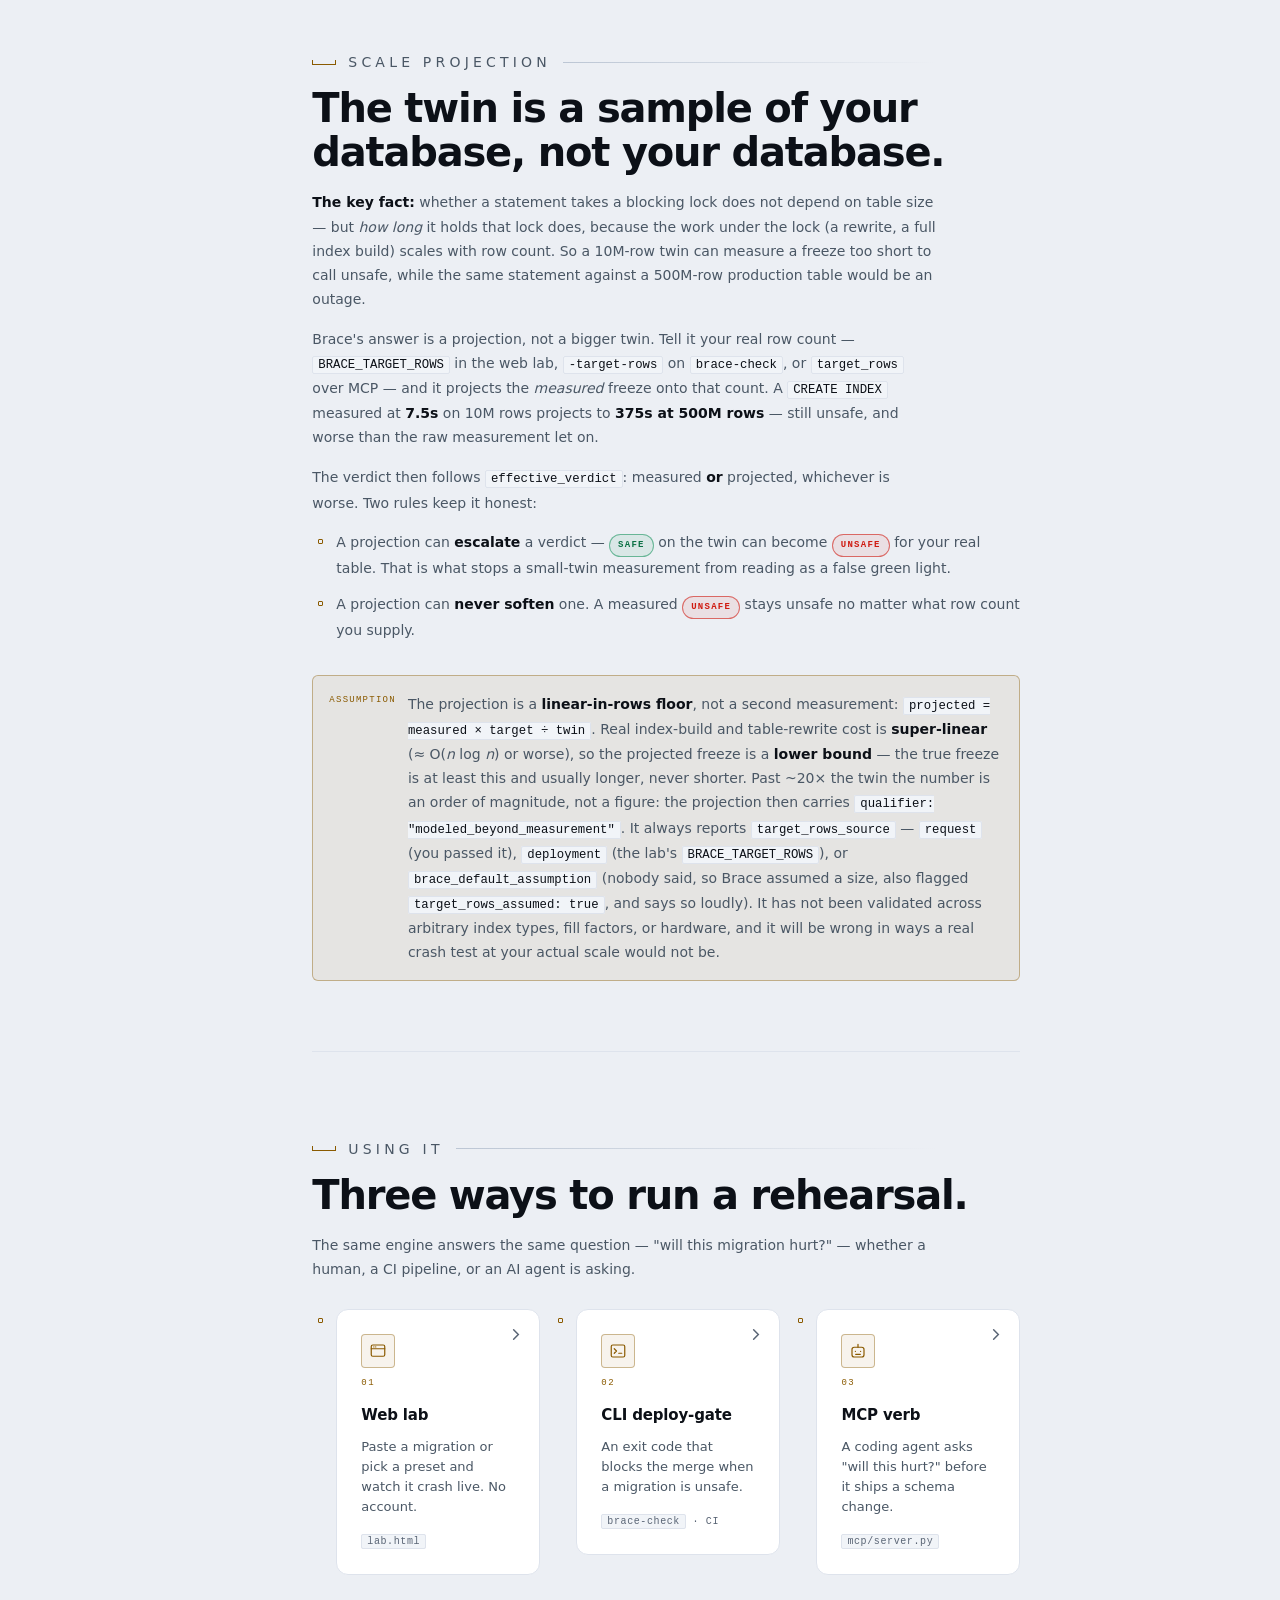
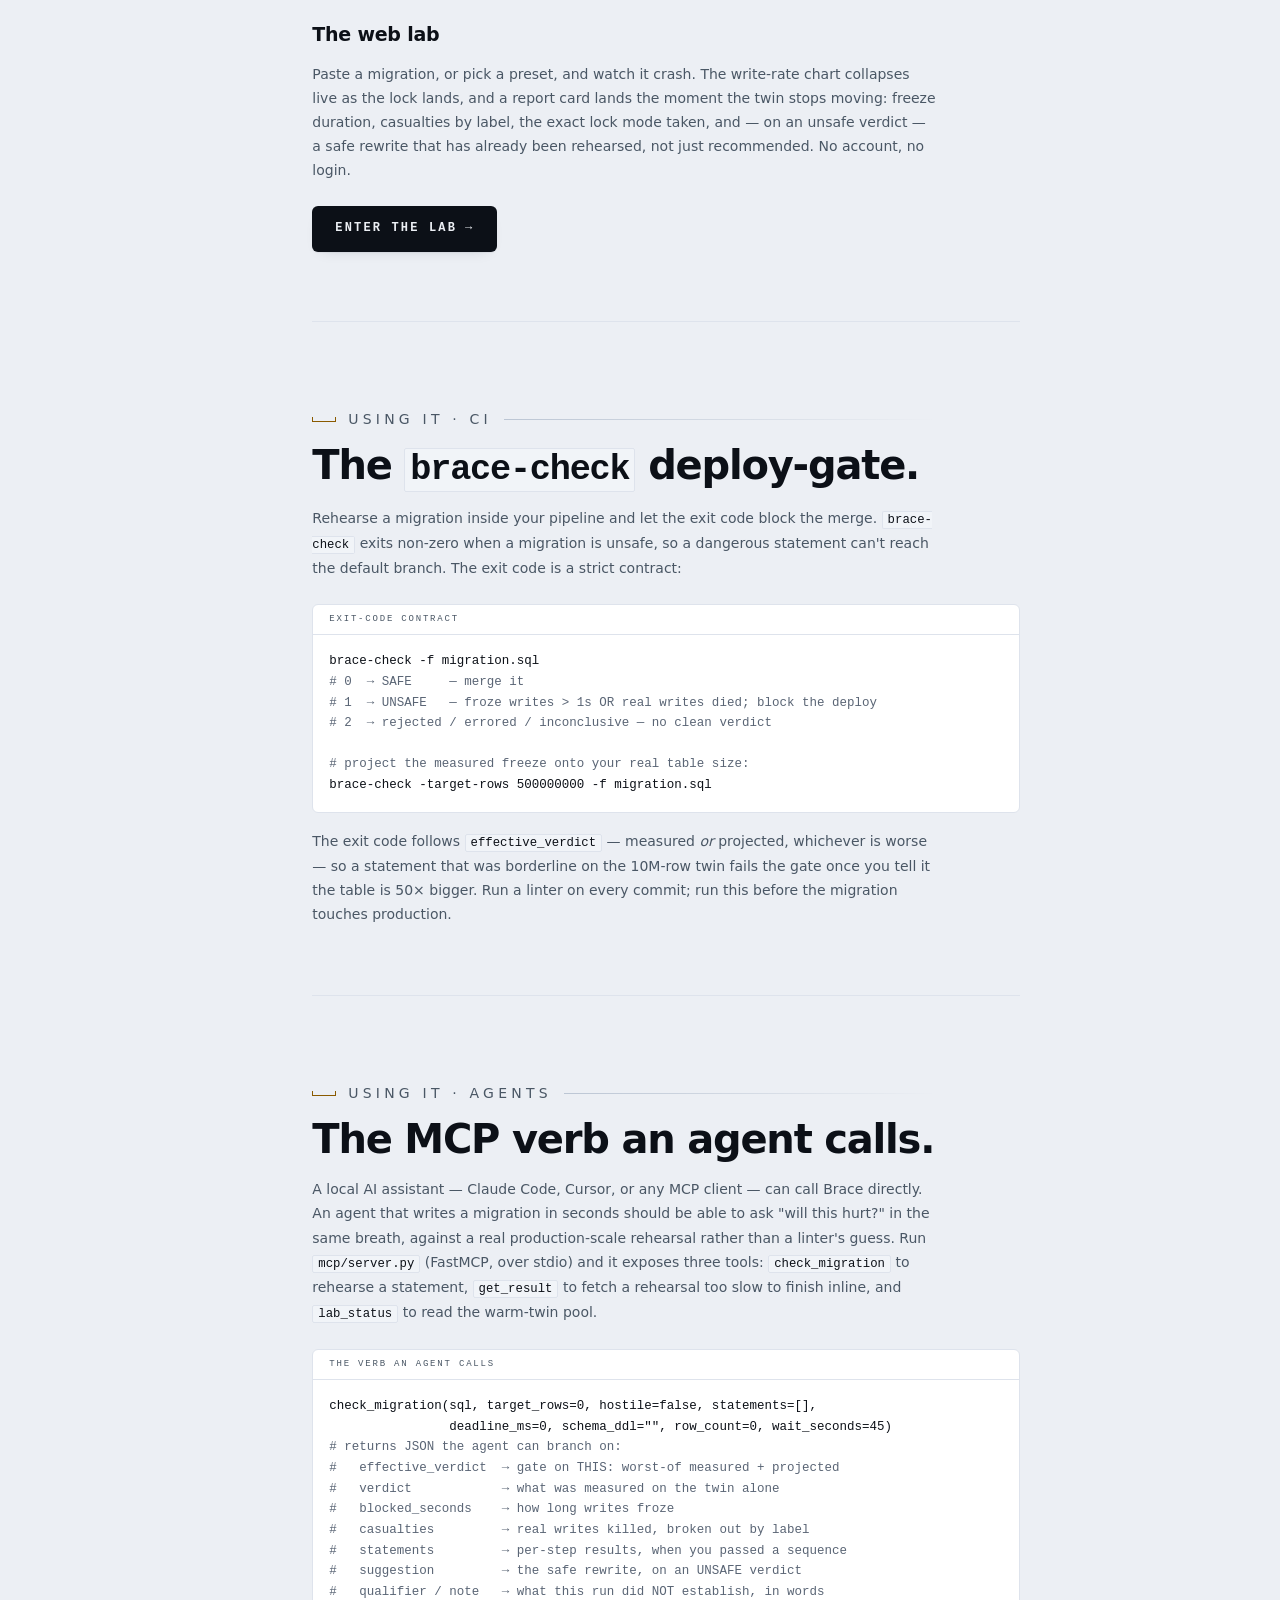
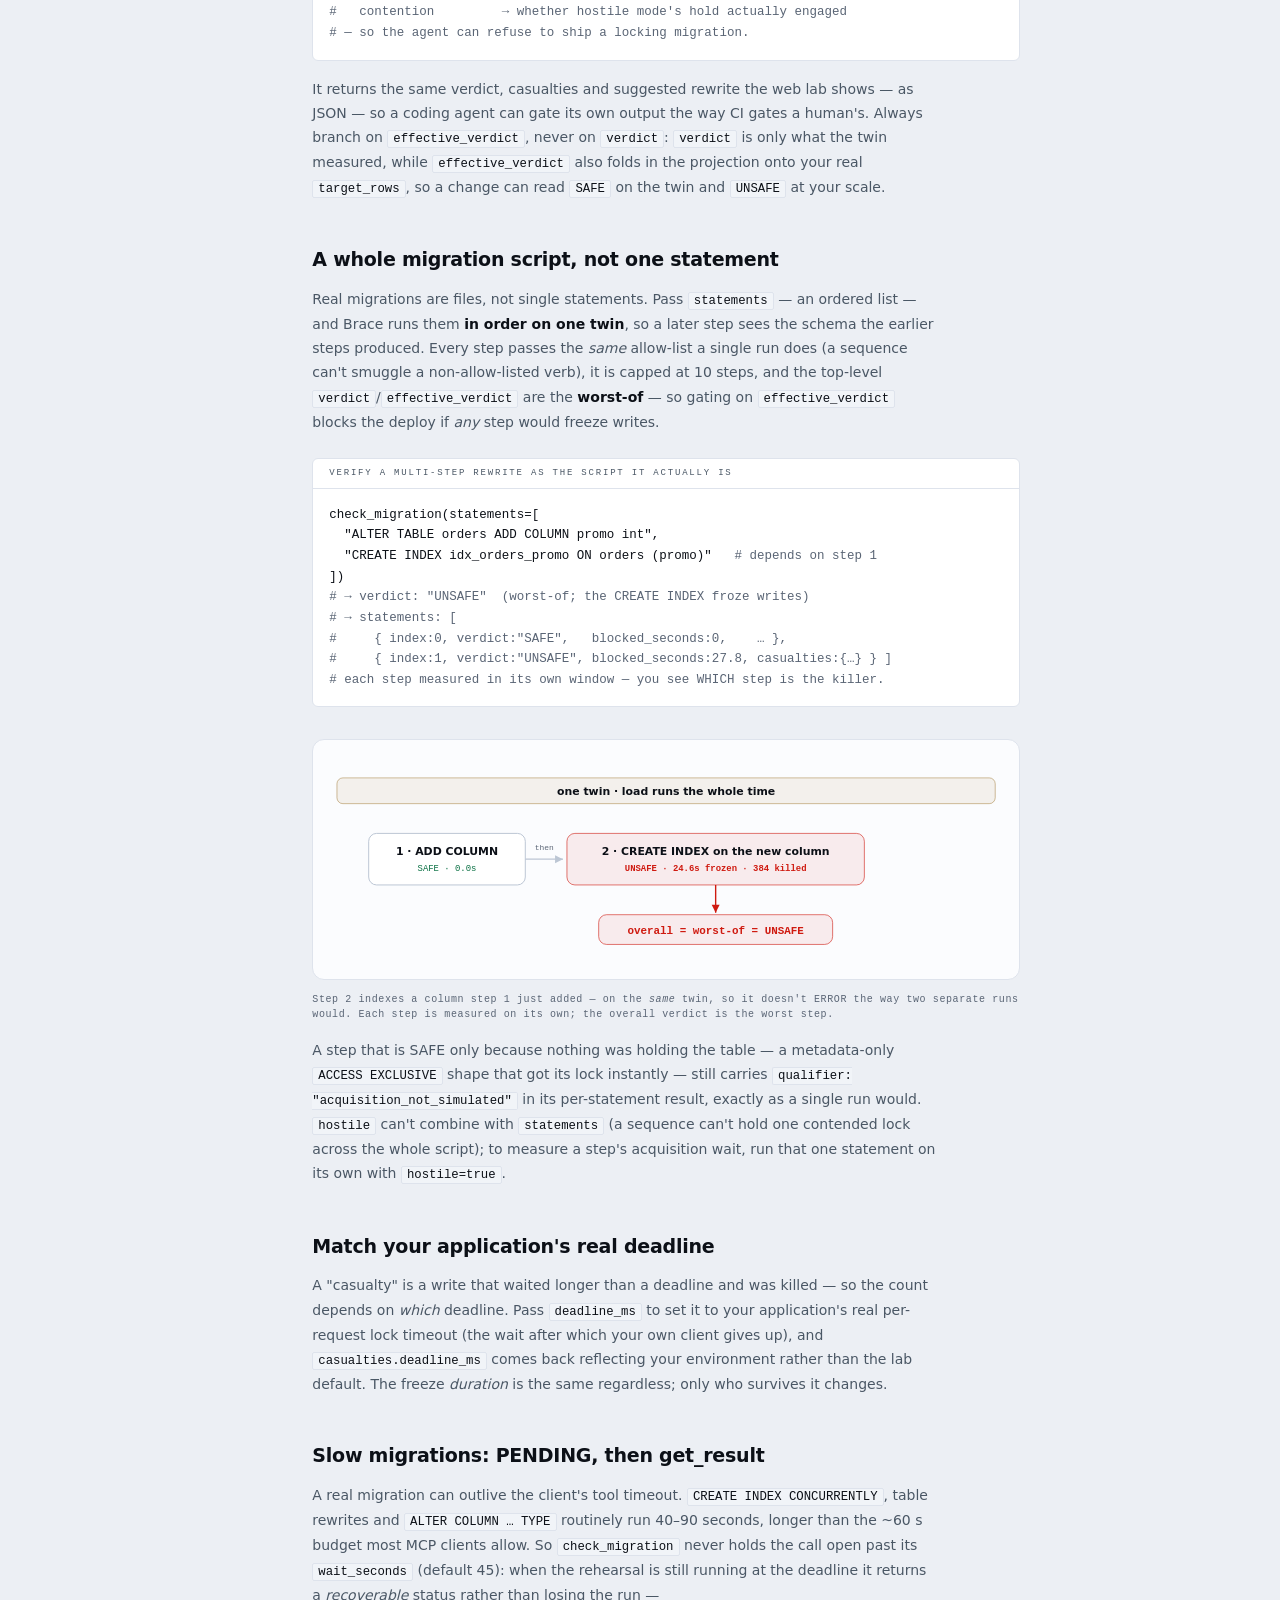
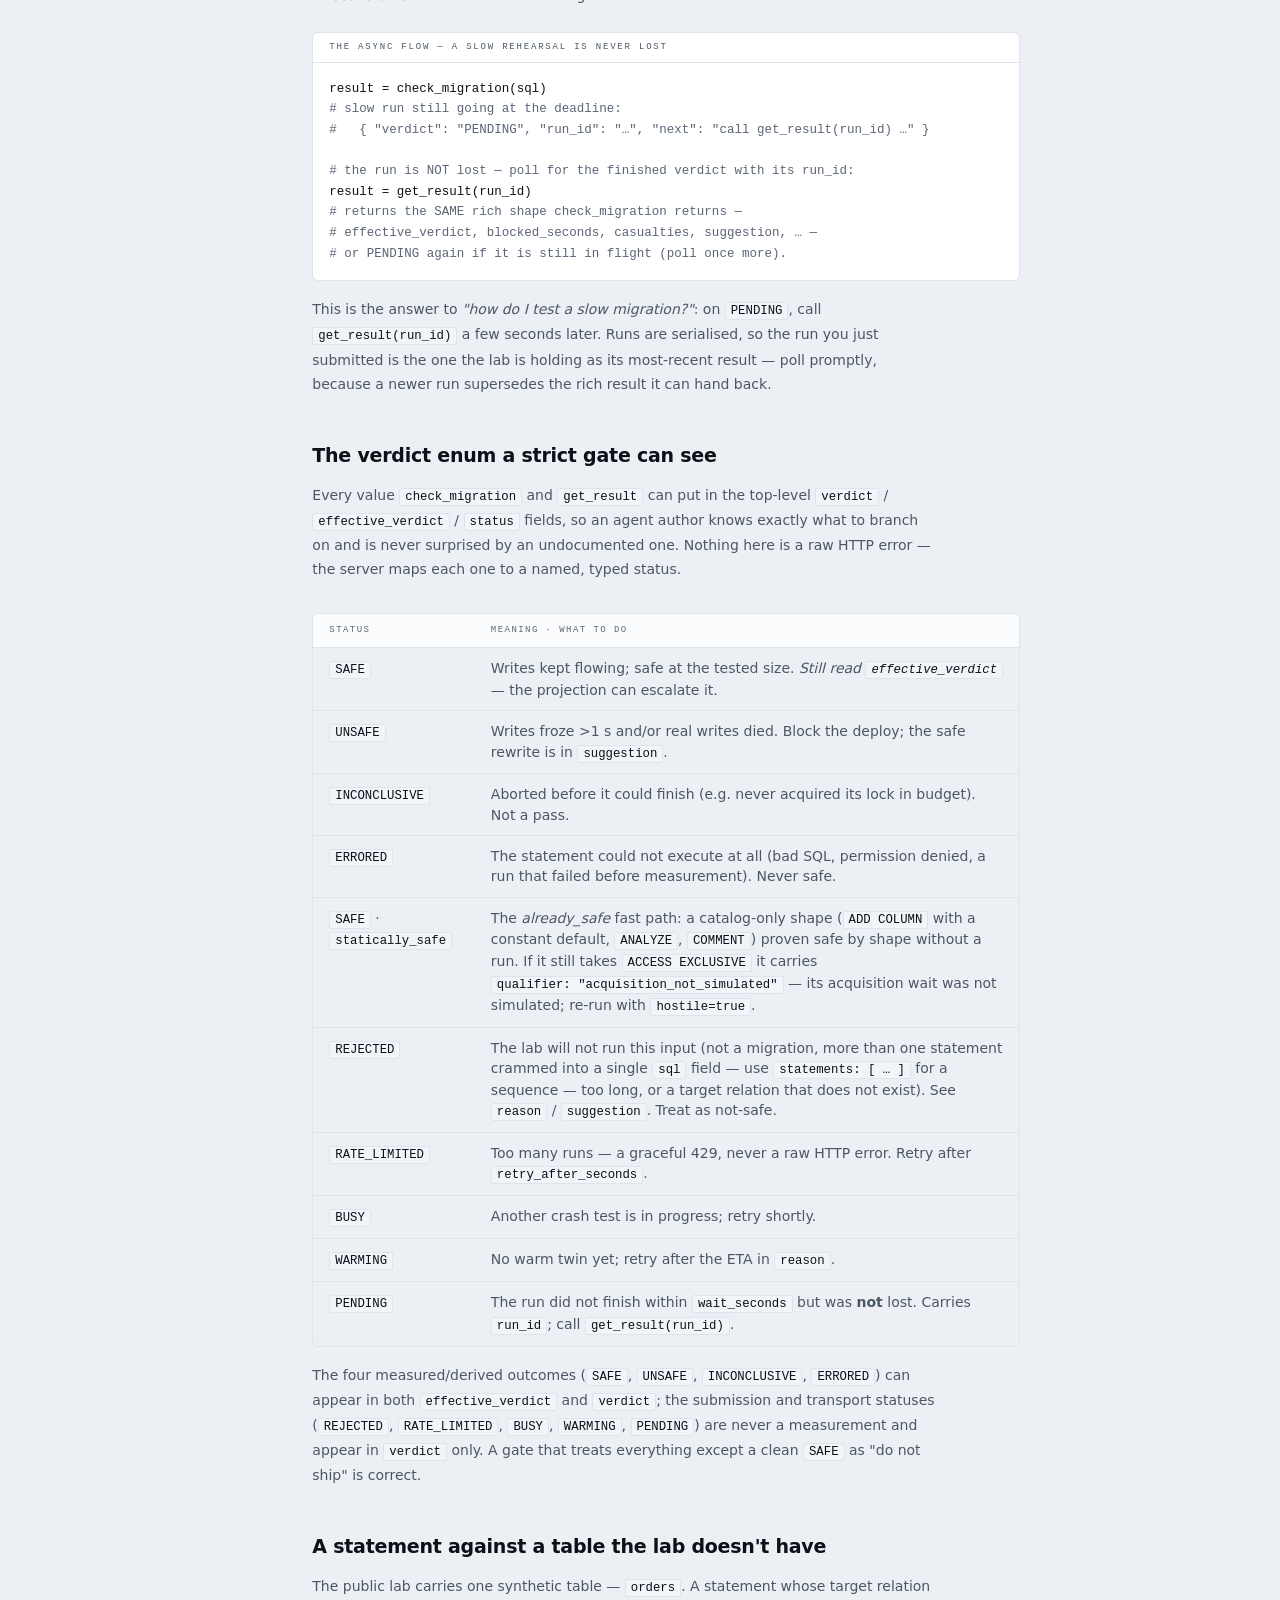
<file: web/docs.html>
<!DOCTYPE html>
<html lang="en">
<head>
<meta charset="utf-8">
<meta name="viewport" content="width=device-width, initial-scale=1, viewport-fit=cover">
<title>Docs — Brace</title>
<meta name="description" content="The manual for Brace, the crash-test lab for Postgres migrations: the science of a locking migration, the three ways to run it, hostile mode, scale projection, bring-your-own-data self-hosting, the HTTP API, and the honest limits.">
<meta name="color-scheme" content="dark light">
<meta property="og:type" content="website">
<meta property="og:site_name" content="Brace">
<meta property="og:title" content="Docs — Brace">
<meta property="og:description" content="How Brace measures the freeze a migration causes — the science, the three modes, hostile mode, scale projection, self-hosting on your own schema, the API, and the honest limits.">
<meta name="twitter:card" content="summary">
<meta name="twitter:title" content="Docs — Brace">
<meta name="twitter:description" content="How Brace measures the freeze a migration causes — and how to run it from the web, from CI, or from an AI agent.">
<link rel="icon" href="brace-mark.svg" type="image/svg+xml">
<link rel="alternate icon" href="data:image/svg+xml,%3Csvg xmlns='http://www.w3.org/2000/svg' viewBox='0 0 240 240'%3E%3Crect width='240' height='240' rx='48' fill='%230d131b'/%3E%3Cpath d='M46 46h74v74H46z' fill='%23e8eef6'/%3E%3Cpath d='M120 120h74v74h-74z' fill='%23e8eef6'/%3E%3Ccircle cx='120' cy='120' r='74' fill='none' stroke='%23e8eef6' stroke-width='6'/%3E%3C/svg%3E">
<script>(function(){var t;try{t=localStorage.getItem('brace:theme');}catch(e){}
if(t!=='light'&&t!=='dark'){t=window.matchMedia&&window.matchMedia('(prefers-color-scheme: light)').matches?'light':'dark';}
document.documentElement.setAttribute('data-theme',t);
document.documentElement.className+=' js';})();</script>
<link rel="stylesheet" href="style.css?v=7">
<link rel="stylesheet" href="docs.css?v=7">
</head>
<body class="docs">

<a class="skip" href="#what">Skip to the manual</a>

<!-- ══ TOP BAR ════════════════════════════════════════════════ -->
<header class="rail">
  <div class="rail__lead">
    <button type="button" class="navtoggle" id="navToggle" aria-label="Open navigation" aria-expanded="false" aria-controls="dxside">
      <svg class="burger" viewBox="0 0 24 24" fill="none" stroke="currentColor" stroke-width="2" stroke-linecap="round" aria-hidden="true"><path d="M4 7h16M4 12h16M4 17h16"/></svg>
      <svg class="x" viewBox="0 0 24 24" fill="none" stroke="currentColor" stroke-width="2" stroke-linecap="round" aria-hidden="true"><path d="M6 6l12 12M18 6L6 18"/></svg>
    </button>
    <a class="rail__brand" href="index.html" style="text-decoration:none;color:inherit;">
      <svg class="mark mark--live" viewBox="44 44 152 152" aria-hidden="true">
        <defs><clipPath id="mk"><circle cx="120" cy="120" r="74"/></clipPath></defs>
        <g clip-path="url(#mk)">
          <rect x="46" y="46" width="74" height="74" class="mark__on"/>
          <rect x="120" y="46" width="74" height="74" class="mark__off"/>
          <rect x="46" y="120" width="74" height="74" class="mark__off"/>
          <rect x="120" y="120" width="74" height="74" class="mark__on"/>
          <path class="m-pulse" d="M 46 120 H 104 l 6 -16 l 8 32 l 6 -16 H 194"
                fill="none" stroke-width="6" stroke-linecap="round" stroke-linejoin="round"/>
        </g>
        <circle cx="120" cy="120" r="74" fill="none" class="mark__ring" stroke-width="3"/>
      </svg>
      <div class="rail__names">
        <b>BRACE</b>
        <span>crash-test lab for postgres migrations</span>
      </div>
    </a>
    <span class="rail__docmark">docs</span>
  </div>

  <div class="rail__search" role="search">
    <svg viewBox="0 0 24 24" fill="none" stroke="currentColor" stroke-width="2" stroke-linecap="round" aria-hidden="true"><circle cx="11" cy="11" r="7"/><path d="m21 21-4.3-4.3"/></svg>
    <input type="text" id="docSearch" placeholder="Filter the manual…" aria-label="Filter documentation sections" autocomplete="off" spellcheck="false">
    <kbd>/</kbd>
  </div>

  <div class="rail__meta">
    <button type="button" class="chip chip--theme" id="themeToggle" aria-pressed="false" aria-label="Switch to light theme">
      <svg class="ico" viewBox="0 0 24 24" aria-hidden="true" fill="none" stroke="currentColor" stroke-width="1.8" stroke-linecap="round">
        <circle class="ico__sun" cx="12" cy="12" r="4.2"/>
        <g class="ico__rays"><path d="M12 2.6v2.2M12 19.2v2.2M2.6 12h2.2M19.2 12h2.2M5.4 5.4l1.6 1.6M17 17l1.6 1.6M18.6 5.4L17 7M7 17l-1.6 1.6"/></g>
        <path class="ico__moon" d="M20 14.2A8.4 8.4 0 0 1 9.8 4 8.4 8.4 0 1 0 20 14.2Z"/>
      </svg>
      <span class="chip__t">light</span>
    </button>
    <a class="chip chip--ghlink" href="https://github.com/vinayaksonthalia/brace" target="_blank" rel="noopener noreferrer">github</a>
    <a class="chip chip--go" href="lab.html">open the lab →</a>
  </div>
</header>

<div class="nav-backdrop" id="navBackdrop" hidden></div>

<div class="dxlayout">

  <!-- ══ SIDEBAR ══════════════════════════════════════════════ -->
  <aside class="dxside" id="dxside" aria-label="Documentation navigation">
    <div class="dxside__inner">
      <div class="side-search" role="search">
        <svg viewBox="0 0 24 24" fill="none" stroke="currentColor" stroke-width="2" stroke-linecap="round" aria-hidden="true"><circle cx="11" cy="11" r="7"/><path d="m21 21-4.3-4.3"/></svg>
        <input type="text" id="docSearchM" placeholder="Filter the manual…" aria-label="Filter documentation sections" autocomplete="off" spellcheck="false">
      </div>

      <nav class="dxnav" id="dxnav" aria-label="Sections">
        <div class="navgroup">
          <p class="navgroup__label">Start</p>
          <ul>
            <li><a class="navlink" href="#what" data-nav><span class="navlink__ico"><svg viewBox="0 0 16 16" fill="none" stroke="currentColor" stroke-linecap="round" stroke-linejoin="round"><circle cx="8" cy="8" r="6.5"/><path d="M8 7.4v3.4M8 5.1h.01"/></svg></span><span>What Brace is</span></a></li>
            <li><a class="navlink" href="#quickstart" data-nav><span class="navlink__ico"><svg viewBox="0 0 16 16" fill="none" stroke="currentColor" stroke-linecap="round" stroke-linejoin="round"><path d="M8.6 1.6 3.4 8.6H7l-.7 5.8 5.3-7.4H8.2z"/></svg></span><span>Deploy your own</span></a></li>
          </ul>
        </div>
        <div class="navgroup">
          <p class="navgroup__label">Concepts</p>
          <ul>
            <li><a class="navlink" href="#science" data-nav><span class="navlink__ico"><svg viewBox="0 0 16 16" fill="none" stroke="currentColor" stroke-linecap="round" stroke-linejoin="round"><path d="M6.3 2h3.4M6.7 2v4.2L3.2 12a1 1 0 0 0 .9 1.5h7.8a1 1 0 0 0 .9-1.5L9.3 6.2V2"/><path d="M5.2 9.4h5.6"/></svg></span><span>The science</span></a></li>
            <li><a class="navlink" href="#hostile" data-nav><span class="navlink__ico"><svg viewBox="0 0 16 16" fill="none" stroke="currentColor" stroke-linecap="round" stroke-linejoin="round"><path d="M8 1.6 3 3.5v4.1c0 3.2 2.1 5.4 5 6.8 2.9-1.4 5-3.6 5-6.8V3.5z"/><path d="M8 5.4v3M8 10.3v.01"/></svg></span><span>Hostile mode</span></a></li>
            <li><a class="navlink" href="#scale" data-nav><span class="navlink__ico"><svg viewBox="0 0 16 16" fill="none" stroke="currentColor" stroke-linecap="round" stroke-linejoin="round"><path d="M2 11.2 6 7.2l2.6 2.6L14 4.4"/><path d="M14 4.4h-3.4M14 4.4v3.4"/></svg></span><span>Scale projection</span></a></li>
          </ul>
        </div>
        <div class="navgroup">
          <p class="navgroup__label">Using Brace</p>
          <ul>
            <li><a class="navlink" href="#usage" data-nav><span class="navlink__ico"><svg viewBox="0 0 16 16" fill="none" stroke="currentColor" stroke-linecap="round" stroke-linejoin="round"><rect x="2" y="3" width="12" height="10" rx="1.6"/><path d="M2 6h12M4.4 4.5h.01M6 4.5h.01"/></svg></span><span>The web lab</span></a></li>
            <li><a class="navlink" href="#cli" data-nav><span class="navlink__ico"><svg viewBox="0 0 16 16" fill="none" stroke="currentColor" stroke-linecap="round" stroke-linejoin="round"><rect x="2" y="3" width="12" height="10" rx="1.6"/><path d="M4.8 6.8 6.6 8.5 4.8 10.2M8.6 10.5h2.8"/></svg></span><span>CLI deploy-gate</span></a></li>
            <li><a class="navlink" href="#mcp" data-nav><span class="navlink__ico"><svg viewBox="0 0 16 16" fill="none" stroke="currentColor" stroke-linecap="round" stroke-linejoin="round"><rect x="3" y="5" width="10" height="8" rx="2"/><path d="M8 2v3M5.7 8.4h.01M10.3 8.4h.01M6.4 11h3.2"/></svg></span><span>MCP verb</span></a></li>
            <li><a class="navlink" href="#schema" data-nav><span class="navlink__ico"><svg viewBox="0 0 16 16" fill="none" stroke="currentColor" stroke-linecap="round" stroke-linejoin="round"><rect x="2.6" y="2.6" width="10.8" height="10.8" rx="1.6"/><path d="M2.6 6.2h10.8M6.2 6.2v7.2"/></svg></span><span>Bring your own schema</span></a></li>
          </ul>
        </div>
        <div class="navgroup">
          <p class="navgroup__label">Self-host</p>
          <ul>
            <li><a class="navlink" href="#byod" data-nav><span class="navlink__ico"><svg viewBox="0 0 16 16" fill="none" stroke="currentColor" stroke-linecap="round" stroke-linejoin="round"><ellipse cx="8" cy="3.6" rx="5" ry="2"/><path d="M3 3.6v8.8c0 1.1 2.2 2 5 2s5-.9 5-2V3.6M3 8c0 1.1 2.2 2 5 2s5-.9 5-2"/></svg></span><span>Bring your own data</span></a></li>
          </ul>
        </div>
        <div class="navgroup">
          <p class="navgroup__label">Reference</p>
          <ul>
            <li><a class="navlink" href="#api" data-nav><span class="navlink__ico"><svg viewBox="0 0 16 16" fill="none" stroke="currentColor" stroke-linecap="round" stroke-linejoin="round"><path d="M6.4 2.6C5 2.6 5.2 4 5.2 5.4 5.2 6.8 4.3 7.2 3.4 7.2c.9 0 1.8.4 1.8 1.8 0 1.4-.2 2.8 1.2 2.8M9.6 2.6c1.4 0 1.2 1.4 1.2 2.8 0 1.4.9 1.8 1.8 1.8-.9 0-1.8.4-1.8 1.8 0 1.4.2 2.8-1.2 2.8"/></svg></span><span>API reference</span></a></li>
          </ul>
        </div>
        <div class="navgroup">
          <p class="navgroup__label">The stack</p>
          <ul>
            <li><a class="navlink" href="#zerops" data-nav><span class="navlink__ico"><svg viewBox="0 0 16 16" fill="none" stroke="currentColor" stroke-linecap="round" stroke-linejoin="round"><rect x="2.4" y="2.8" width="11.2" height="4.2" rx="1.2"/><rect x="2.4" y="9" width="11.2" height="4.2" rx="1.2"/><path d="M5 4.9h.01M5 11.1h.01"/></svg></span><span>Why Zerops</span></a></li>
            <li><a class="navlink" href="#stack" data-nav><span class="navlink__ico"><svg viewBox="0 0 16 16" fill="none" stroke="currentColor" stroke-linecap="round" stroke-linejoin="round"><path d="M8 2 2 5l6 3 6-3z"/><path d="M2 8l6 3 6-3M2 11l6 3 6-3"/></svg></span><span>The stack</span></a></li>
          </ul>
        </div>
        <div class="navgroup">
          <p class="navgroup__label">Honesty</p>
          <ul>
            <li><a class="navlink" href="#fixed" data-nav><span class="navlink__ico"><svg viewBox="0 0 16 16" fill="none" stroke="currentColor" stroke-linecap="round" stroke-linejoin="round"><path d="M10.6 2.6a2.9 2.9 0 0 0-3.8 3.6L2.7 10.3a1.4 1.4 0 0 0 2 2l4.1-4.1a2.9 2.9 0 0 0 3.6-3.8l-1.7 1.7-1.6-.4-.4-1.6z"/></svg></span><span>What we got wrong</span></a></li>
            <li><a class="navlink" href="#limits" data-nav><span class="navlink__ico"><svg viewBox="0 0 16 16" fill="none" stroke="currentColor" stroke-linecap="round" stroke-linejoin="round"><path d="M8 2.4 1.6 13.2h12.8z"/><path d="M8 6.5v3.1M8 11.3v.01"/></svg></span><span>Honest limits</span></a></li>
          </ul>
        </div>
        <p class="nav-empty">No section matches that.</p>
      </nav>

      <div class="navmeta">
        <a href="lab.html"><svg viewBox="0 0 16 16" fill="none" stroke="currentColor" stroke-width="1.6" stroke-linecap="round"><path d="M6 12 10 8 6 4"/></svg>Open the web lab</a>
        <a href="index.html"><svg viewBox="0 0 16 16" fill="none" stroke="currentColor" stroke-width="1.6" stroke-linecap="round"><path d="M10 4 6 8l4 4"/></svg>Back to the overview</a>
        <a href="https://github.com/vinayaksonthalia/brace" target="_blank" rel="noopener noreferrer"><svg viewBox="0 0 16 16" fill="currentColor" aria-hidden="true"><path d="M8 .8a7.2 7.2 0 0 0-2.28 14q.54.1.54-.24v-.9c-2 .43-2.43-.85-2.43-.85-.33-.83-.8-1.05-.8-1.05-.66-.45.05-.44.05-.44.73.05 1.11.75 1.11.75.65 1.11 1.7.79 2.11.6.07-.47.25-.79.46-.97-1.6-.18-3.28-.8-3.28-3.56 0-.79.28-1.43.75-1.93-.08-.19-.33-.93.07-1.94 0 0 .6-.2 1.98.73a6.9 6.9 0 0 1 3.6 0c1.38-.93 1.98-.73 1.98-.73.4 1.01.15 1.75.07 1.94.47.5.75 1.14.75 1.93 0 2.77-1.69 3.38-3.29 3.56.26.22.49.66.49 1.33v1.97c0 .34.36.29.54.24A7.2 7.2 0 0 0 8 .8Z"/></svg>Source on GitHub</a>
      </div>
    </div>
  </aside>

  <!-- ══ CONTENT ══════════════════════════════════════════════ -->
  <main class="dxmain">
  <article class="doc">

    <!-- masthead -->
    <div class="dochero">
      <p class="dochero__plate"><i>Manual</i> · <b>Brace</b> · the crash-test lab for Postgres migrations</p>
      <h1>How Brace works.</h1>
      <p class="dochero__sub">Brace runs the migration you are nervous about against a full-scale copy of a database, under live write traffic, and counts how many writes it kills. This is the manual: the science under it, the three ways to run it, hostile mode, self-hosting against your own schema, the API — and exactly where the rehearsal stops matching reality.</p>
      <div class="dochero__cta">
        <a class="btn btn--primary" href="lab.html">Open the lab <span aria-hidden="true">→</span></a>
        <a class="btn btn--ghost" href="#what">Start reading <span aria-hidden="true">↓</span></a>
      </div>
    </div>

    <!-- ══ 01 · WHAT BRACE IS ═══════════════════════════════════ -->
    <section class="doc-sec reveal" id="what" data-title="What Brace is">
      <p class="eyebrow">What Brace is</p>
      <h2>A crash-test lab for database migrations.</h2>

      <p><strong class="lead-in">In one line:</strong> Brace clones a database at production scale, fills it with live write traffic, then slams your migration into it — so the freeze happens to a crash-test dummy instead of to your users.</p>

      <p>A schema change that looks harmless on an empty staging table can lock a live table for tens of seconds. During that lock, writes pile up; the ones that wait too long fail outright. Brace exists to show you that — as a measured number of dead writes on a throwaway copy — before the same statement touches production.</p>

      <figure class="shot shot--wide">
        <div class="shot__frame">
          <img src="img/crash.gif" width="1200" height="724" loading="lazy" decoding="async"
               alt="The Brace lab during a naive CREATE INDEX: the live write-rate chart craters from several thousand writes per second to zero the instant the lock lands, while the casualty counter climbs.">
        </div>
        <figcaption>A real run on the live lab — a naive <code>CREATE INDEX</code>: writes crater to zero on a throwaway twin while the casualty count climbs.</figcaption>
      </figure>

      <p>The whole idea is <strong>the same end state, two fates.</strong> The same index — <code>orders (customer_id)</code> — can be built two ways. Both leave an identical index behind, yet one is safe to run against a live table and the other is an outage:</p>

      <div class="doc-code">
        <div class="doc-code__cap"><b>what most people ship</b></div>
<pre><span class="c">-- takes a SHARE lock and holds it for the whole build — every write queues behind it</span>
CREATE INDEX idx_orders_customer_id ON orders (customer_id);</pre>
      </div>

      <p>On Brace's 10-million-row twin, under live checkout / login / cart traffic, that holds its <code>SHARE</code> lock for the entire build: <strong>28.0 seconds</strong> of frozen writes and <strong>432 writes</strong> killed at the <code>lock_timeout</code> — real <code>55P03</code> errors, not a simulation of them. (Magnitude varies with load, roughly 7.5–28s and 144–432 killed; the verdict is the finding, the decimal is not.)</p>

      <div class="doc-code">
        <div class="doc-code__cap"><b>the rewrite Brace suggests</b></div>
<pre><span class="c">-- SHARE UPDATE EXCLUSIVE — builds the same index without ever blocking writers</span>
CREATE INDEX CONCURRENTLY idx_orders_customer_id ON orders (customer_id);</pre>
      </div>

      <p>Same index, same twin, same traffic: <strong>0.00 seconds</strong> frozen, <strong>0 writes</strong> dead. Both are single statements the lab runs and measures end to end, so the contrast is counted, not asserted. Brace does not read your SQL and guess; it runs your SQL and counts the bodies.</p>

      <!-- diagram: the twin lifecycle -->
      <figure class="diagram" aria-labelledby="dg-life-t">
        <div class="dg-frame">
        <svg viewBox="0 0 680 150" role="img" aria-labelledby="dg-life-t dg-life-d">
          <title id="dg-life-t">The disposable-twin lifecycle</title>
          <desc id="dg-life-d">A permanent template is cloned into a throwaway twin; the migration runs and is measured on the twin; the twin is then dropped. The real template is never touched.</desc>
          <!-- template -->
          <rect class="dg-node dg-node--accent" x="8" y="46" width="150" height="58" rx="8"/>
          <text class="dg-t" x="83" y="72" text-anchor="middle" font-size="13">brace_template</text>
          <text class="dg-t--mono" x="83" y="90" text-anchor="middle" font-size="10.5">permanent · 10M rows</text>
          <!-- arrow 1 -->
          <line class="dg-flow" x1="162" y1="75" x2="212" y2="75"/>
          <polygon class="dg-arrow" points="212,75 204,71 204,79"/>
          <text class="dg-t--mono" x="187" y="66" text-anchor="middle" font-size="9">clone</text>
          <!-- twin -->
          <rect class="dg-node" x="216" y="46" width="150" height="58" rx="8"/>
          <text class="dg-t" x="291" y="72" text-anchor="middle" font-size="13">disposable twin</text>
          <text class="dg-t--mono" x="291" y="90" text-anchor="middle" font-size="10.5">TEMPLATE copy</text>
          <!-- arrow 2 -->
          <line class="dg-flow" x1="370" y1="75" x2="420" y2="75"/>
          <polygon class="dg-arrow" points="420,75 412,71 412,79"/>
          <!-- run + measure -->
          <rect class="dg-node" x="424" y="46" width="150" height="58" rx="8"/>
          <text class="dg-t" x="499" y="72" text-anchor="middle" font-size="13">run + measure</text>
          <text class="dg-t--mono" x="499" y="90" text-anchor="middle" font-size="10.5">under live traffic</text>
          <!-- arrow 3 -->
          <line class="dg-flow dg-flow--red" x1="576" y1="75" x2="589" y2="75"/>
          <polygon class="dg-arrow dg-arrow--red" points="595,75 587,71 587,79"/>
          <!-- drop -->
          <rect class="dg-node dg-node--crash" x="596" y="46" width="78" height="58" rx="8"/>
          <text class="dg-t--red" x="635" y="72" text-anchor="middle" font-size="12">DROP</text>
          <text class="dg-t--mono" x="635" y="90" text-anchor="middle" font-size="9">discarded</text>
          <!-- return loop -->
          <path class="dg-flow dg-flow--amber" d="M635 46 C635 20 291 18 291 42"/>
          <polygon class="dg-arrow" points="291,46 287,38 295,38" style="fill:var(--amber)"/>
          <text class="dg-t--mono" x="463" y="16" text-anchor="middle" font-size="9" style="fill:var(--amber)">every run gets a fresh twin</text>
        </svg>
        </div>
        <figcaption id="dg-life-t-cap">Every crash happens on a physical copy that is dropped when the run ends. Nothing real is ever at risk.</figcaption>
      </figure>

      <div class="callout">
        <span class="callout__mark">a statement, or a sequence</span>
        <p>A run is one statement <em>or</em> an ordered <strong>sequence</strong>. A real migration is usually a script — add a column, then index it; add a <code>NOT VALID</code> constraint, then <code>VALIDATE</code> it. Pass <code>statements: [ … ]</code> and Brace runs them in order <strong>on one twin</strong>, so a later step sees the schema the earlier steps produced (a <code>CREATE INDEX</code> on a column the sequence just added would ERROR as two separate runs, because each single run gets a fresh clone). It reports a per-statement verdict plus the <strong>worst-of</strong> overall — so a deploy gate blocks if <em>any</em> step would freeze writes, and you see exactly which step is the killer. Up to 10 steps — in the <a href="lab.html">web lab</a> (the "run a multi-step migration" panel), or via the <a href="#mcp">MCP</a> and <a href="#api">API</a>.</p>
      </div>
    </section>

    <!-- ══ 02 · DEPLOY YOUR OWN ═════════════════════════════════ -->
    <section class="doc-sec reveal" id="quickstart" data-title="Deploy your own">
      <p class="eyebrow">Deploy your own</p>
      <h2>Stand up your own Brace, or use the public lab.</h2>
      <p class="doc-lede">Brace needs a real Postgres <strong>superuser</strong> — to create and drop twin databases every run — and native <code>CREATE DATABASE … TEMPLATE</code> cloning. Both are rare on managed Postgres and native to <a href="https://zerops.io" target="_blank" rel="noopener noreferrer">Zerops</a>. One <code>import.yml</code> stands up all four services.</p>

      <div class="doc-code">
        <div class="doc-code__cap"><b>deploy — four services: db, api, web, mcp</b></div>
<pre>zcli project project-import ./import.yml   <span class="c"># db · api · web · mcp</span>
zcli push --serviceId &lt;api-id&gt;             <span class="c"># setup: api — builds cmd/brace</span>
zcli push --serviceId &lt;web-id&gt; --setup web --workingDir ./web
zcli push --serviceId &lt;mcp-id&gt; --setup mcp <span class="c"># the hosted MCP endpoint (optional)</span></pre>
      </div>

      <p>That is it: <code>db</code> (<code>postgresql@16</code>, dedicated 2–3&nbsp;vCPU, <code>NON_HA</code>), <code>api</code> (<code>go@1</code>), <code>web</code> (static), and <code>mcp</code> (<code>python@3.12</code>, the hosted MCP endpoint), wired by <code>zerops.yml</code> and <code>import.yml</code>. The api seeds its own 10M-row template on first boot; <code>/healthz</code> answers immediately, and <code>/api/*</code> reports <code>{"error":"starting"}</code> until the template is warm. The <code>mcp</code> service is optional — the lab, CLI and local MCP work without it.</p>

      <p>Prefer to try it before you deploy? The public lab needs no account and no login — paste a migration and watch it crash. Everything on this page is measured there.</p>
      <div class="dochero__cta" style="margin-top:var(--s5)">
        <a class="btn btn--primary" href="lab.html">Open the public lab <span aria-hidden="true">→</span></a>
        <a class="btn btn--ghost" href="#byod">Point it at your own data <span aria-hidden="true">↓</span></a>
      </div>
    </section>

    <!-- ══ 03 · THE SCIENCE ═════════════════════════════════════ -->
    <section class="doc-sec reveal" id="science" data-title="The science">
      <p class="eyebrow">The science</p>
      <h2>Why a lock freezes writes — and how Brace measures it.</h2>

      <div class="eli">
        <div class="eli__tag">explain it plainly</div>
        <div class="eli__body">
          <p>Picture a busy shop with one checkout lane open. To restock a shelf, a clerk closes that lane and stands in front of it. Every shopper with a full cart just waits — they can't pay. Wait long enough and some of them give up, abandon the cart, and walk out.</p>
          <p>A locking migration does exactly that to a database table: while it changes the table, every write to that table queues behind it. Writes that wait past their timeout don't merely slow down — they fail and roll back. Those abandoned carts are your users' failed checkouts, logins and orders. Brace's job is to count them before it's your real shop.</p>
        </div>
      </div>

      <h3>How a rehearsal runs</h3>
      <p>One run is a fixed pipeline. Every stage happens on the disposable twin, and the whole thing takes about ten seconds:</p>

      <figure class="diagram" aria-labelledby="dg-flow-t">
        <div class="dg-frame dg-frame--cap">
        <svg viewBox="0 0 468 560" role="img" aria-labelledby="dg-flow-t dg-flow-d">
          <title id="dg-flow-t">How one rehearsal runs, step by step</title>
          <desc id="dg-flow-d">Paste the migration; clone a throwaway twin from the 10M-row template; start live labeled write traffic with 24 workers under a 1.5 second lock timeout; run the migration under that load; measure the freeze two independent ways — write-rate collapse and pg_locks sampled every 250 milliseconds; produce a verdict with casualties counted by label; then drop the twin.</desc>
          <!-- a continuous spine the numbered steps sit on -->
          <line class="dg-flow" x1="42" y1="36" x2="42" y2="516" stroke-width="1.2"/>
          <!-- connectors (arrowheads into each following node) -->
          <g>
            <polygon class="dg-arrow" points="42,90 38,80 46,80"/>
            <polygon class="dg-arrow" points="42,170 38,160 46,160"/>
            <polygon class="dg-arrow" points="42,250 38,240 46,240"/>
            <polygon class="dg-arrow" points="42,330 38,320 46,320"/>
            <polygon class="dg-arrow" points="42,410 38,400 46,400"/>
            <polygon class="dg-arrow dg-arrow--red" points="42,490 38,480 46,480"/>
          </g>
          <!-- red spine segment into the drop step -->
          <line class="dg-flow dg-flow--red" x1="42" y1="462" x2="42" y2="486"/>
          <!-- node 1 -->
          <circle class="dg-spine-dot" cx="42" cy="36" r="14"/>
          <text class="dg-no" x="42" y="40" text-anchor="middle" font-size="12">01</text>
          <rect class="dg-node" x="72" y="10" width="386" height="52" rx="8"/>
          <text class="dg-t" x="92" y="41" font-size="14.5">Paste the migration</text>
          <!-- node 2 -->
          <circle class="dg-spine-dot" cx="42" cy="116" r="14"/>
          <text class="dg-no" x="42" y="120" text-anchor="middle" font-size="12">02</text>
          <rect class="dg-node" x="72" y="90" width="386" height="52" rx="8"/>
          <text class="dg-t" x="92" y="113" font-size="14.5">Clone a throwaway twin</text>
          <text class="dg-t--mono" x="92" y="131" font-size="11">from brace_template · 10M rows</text>
          <!-- node 3 -->
          <circle class="dg-spine-dot" cx="42" cy="196" r="14"/>
          <text class="dg-no" x="42" y="200" text-anchor="middle" font-size="12">03</text>
          <rect class="dg-node" x="72" y="170" width="386" height="52" rx="8"/>
          <text class="dg-t" x="92" y="193" font-size="14.5">Start live write traffic</text>
          <text class="dg-t--mono" x="92" y="211" font-size="11">24 workers · lock_timeout 1.5s · labeled</text>
          <!-- node 4 — the migration under test -->
          <circle class="dg-spine-dot dg-spine-dot--accent" cx="42" cy="276" r="14"/>
          <text class="dg-no" x="42" y="280" text-anchor="middle" font-size="12">04</text>
          <rect class="dg-node dg-node--accent" x="72" y="250" width="386" height="52" rx="8"/>
          <text class="dg-t" x="92" y="281" font-size="14.5">Run the migration under load</text>
          <!-- node 5 -->
          <circle class="dg-spine-dot" cx="42" cy="356" r="14"/>
          <text class="dg-no" x="42" y="360" text-anchor="middle" font-size="12">05</text>
          <rect class="dg-node" x="72" y="330" width="386" height="52" rx="8"/>
          <text class="dg-t" x="92" y="353" font-size="14.5">Measure two independent ways</text>
          <text class="dg-t--mono" x="92" y="371" font-size="11">write-rate collapse + pg_locks @250ms</text>
          <!-- node 6 -->
          <circle class="dg-spine-dot" cx="42" cy="436" r="14"/>
          <text class="dg-no" x="42" y="440" text-anchor="middle" font-size="12">06</text>
          <rect class="dg-node" x="72" y="410" width="386" height="52" rx="8"/>
          <text class="dg-t" x="92" y="433" font-size="14.5">Verdict + casualties by label</text>
          <text class="dg-t--mono" x="92" y="451" font-size="11">SAFE / UNSAFE · 55P03 count</text>
          <!-- node 7 — drop -->
          <circle class="dg-spine-dot dg-spine-dot--crash" cx="42" cy="516" r="14"/>
          <text class="dg-t--red" x="42" y="521" text-anchor="middle" font-size="13">✕</text>
          <rect class="dg-node dg-node--crash" x="72" y="490" width="386" height="52" rx="8"/>
          <text class="dg-t" x="92" y="521" font-size="14.5">Twin dropped — nothing real touched</text>
        </svg>
        </div>
        <figcaption>Seven stages, all on a throwaway copy. The verdict is a counted fact, not a static guess.</figcaption>
      </figure>

      <h3>Not every lock is the same lock</h3>
      <p>Postgres has a ladder of lock strengths. What a statement freezes depends on which rung it grabs:</p>

      <ul class="cards" aria-label="Lock modes">
        <li class="card">
          <div class="card__ico"><svg viewBox="0 0 24 24" fill="none" stroke="currentColor" stroke-linecap="round" stroke-linejoin="round"><rect x="4" y="10" width="16" height="10" rx="2"/><path d="M8 10V7a4 4 0 0 1 8 0v3"/></svg></div>
          <p class="card__title"><code>SHARE</code></p>
          <p class="card__desc">Taken by a plain <code>CREATE INDEX</code>. Blocks <strong>writes</strong> (INSERT / UPDATE / DELETE). Reads still work.</p>
          <p class="card__where">conflicts with ROW EXCLUSIVE</p>
        </li>
        <li class="card">
          <div class="card__ico"><svg viewBox="0 0 24 24" fill="none" stroke="currentColor" stroke-linecap="round" stroke-linejoin="round"><rect x="4" y="10" width="16" height="10" rx="2"/><path d="M7 10V7a5 5 0 0 1 10 0v3"/><path d="M12 14v2"/></svg></div>
          <p class="card__title"><code>ACCESS EXCLUSIVE</code></p>
          <p class="card__desc">Taken by an <code>ALTER TABLE</code> that rewrites the table. Blocks <strong>everything</strong> — reads included.</p>
          <p class="card__where">the strongest lock</p>
        </li>
        <li class="card">
          <div class="card__ico"><svg viewBox="0 0 24 24" fill="none" stroke="currentColor" stroke-linecap="round" stroke-linejoin="round"><path d="M5 12h14"/><path d="M12 5l7 7-7 7"/></svg></div>
          <p class="card__title"><code>SHARE UPDATE EXCLUSIVE</code></p>
          <p class="card__desc">Taken by <code>CREATE INDEX CONCURRENTLY</code>, <code>VACUUM</code>. Blocks <strong>nothing</strong>. Writers and readers keep going.</p>
          <p class="card__where">the safe path</p>
        </li>
      </ul>

      <p>A blocked write doesn't wait forever. Every write in the load generator runs under a <code>lock_timeout</code> of <strong>1.5 seconds</strong>; a write that waits longer is cancelled by Postgres with <strong>SQLSTATE <code>55P03</code></strong> (<code>lock_not_available</code>) and rolled back. That is a casualty — a write a real user issued that actually died.</p>

      <h3>Why writes die but reads don't</h3>
      <p>A plain <code>CREATE INDEX</code> takes <code>SHARE</code>, which conflicts with the <code>ROW EXCLUSIVE</code> lock every <code>INSERT</code>, <code>UPDATE</code> and <code>DELETE</code> needs — so every write queues. But <code>SELECT</code> only takes <code>ACCESS SHARE</code>, which does <em>not</em> conflict, so reads sail through. That is why this outage looks like <em>"the site is up but nothing saves."</em></p>

      <figure class="diagram" aria-labelledby="dg-lock-t">
        <div class="dg-frame">
        <svg viewBox="0 0 680 236" role="img" aria-labelledby="dg-lock-t dg-lock-d">
          <title id="dg-lock-t">Which traffic the SHARE lock conflicts with</title>
          <desc id="dg-lock-d">A plain CREATE INDEX holds a SHARE lock. Writers take ROW EXCLUSIVE, which conflicts, so writes queue and die at the lock timeout with error 55P03. Readers take ACCESS SHARE, which does not conflict, so reads keep flowing.</desc>
          <!-- top: the migration -->
          <rect class="dg-node dg-node--accent" x="215" y="8" width="250" height="50" rx="8"/>
          <text class="dg-t" x="340" y="30" text-anchor="middle" font-size="13">plain CREATE INDEX</text>
          <text class="dg-t--mono" x="340" y="47" text-anchor="middle" font-size="10.5">holds a SHARE lock</text>
          <!-- branches -->
          <path class="dg-flow dg-flow--red" d="M290 58 C290 90 175 92 175 116"/>
          <polygon class="dg-arrow dg-arrow--red" points="175,120 171,112 179,112"/>
          <path class="dg-flow dg-flow--green" d="M390 58 C390 90 505 92 505 116"/>
          <polygon class="dg-arrow dg-arrow--green" points="505,120 501,112 509,112"/>
          <!-- left: writers blocked -->
          <rect class="dg-node dg-node--crash" x="30" y="120" width="290" height="98" rx="8"/>
          <text class="dg-t" x="50" y="146" font-size="13">Writers — ROW EXCLUSIVE</text>
          <text class="dg-t--mono" x="50" y="167" font-size="10.5" style="fill:var(--ink-2)">INSERT · UPDATE · DELETE</text>
          <text class="dg-t--red" x="50" y="192" font-size="12">CONFLICTS → queue</text>
          <text class="dg-t--mono" x="50" y="209" font-size="10.5" style="fill:var(--ink-2)">die at lock_timeout · 55P03</text>
          <!-- right: readers pass -->
          <rect class="dg-node dg-node--safe" x="360" y="120" width="290" height="98" rx="8"/>
          <text class="dg-t" x="380" y="146" font-size="13">Readers — ACCESS SHARE</text>
          <text class="dg-t--mono" x="380" y="167" font-size="10.5" style="fill:var(--ink-2)">SELECT</text>
          <text class="dg-t--green" x="380" y="192" font-size="12">NO CONFLICT → pass</text>
          <text class="dg-t--mono" x="380" y="209" font-size="10.5" style="fill:var(--ink-2)">reads keep flowing</text>
        </svg>
        </div>
        <figcaption>The signature of a locking migration: the site is up, but nothing saves.</figcaption>
      </figure>

      <h3>Measured two independent ways</h3>
      <p>Brace watches the freeze with two separate instruments and expects them to agree:</p>
      <ul>
        <li><strong>Write-rate collapse</strong> — the load generator's throughput falling toward zero writes per second the moment the lock lands.</li>
        <li><strong>The catalog itself</strong> — <code>pg_stat_activity</code> and <code>pg_locks</code>, sampled directly every <strong>250&nbsp;ms</strong> during the run, showing the blocking lock held and the writers queued behind it.</li>
      </ul>
      <p>A casualty is counted <strong>only</strong> for a genuine <code>55P03</code> lock timeout — never inferred from a slow response, a cancellation (<code>57014</code>), or a deadlock (<code>40P01</code>). The report then translates the raw count into user terms: not "432 writes rolled back" but 432 denied checkouts, logins and cart-adds, broken out by label.</p>
      <div class="callout">
        <span class="callout__mark">what the labels are</span>
        <p>Those three labels — <code>checkout</code>, <code>login</code>, <code>add_to_cart</code> — are <strong>simulated</strong>. In the stock lab all three run the <em>identical</em> synthetic <code>INSERT INTO orders</code>; the names are cosmetic tags applied by weight (5 add-to-cart : 3 checkout : 2 login), not three distinct operations. So "432 denied checkouts and cart-adds" means "432 synthetic writes, split across three labels" — a realistic <em>shape</em> of failure, not a replay of real user actions. To label your own real write mix, self-host with <code>BRACE_LOAD_LABELS</code> (see <a href="#byod">Bring your own data</a>).</p>
      </div>

      <figure class="shot shot--tall">
        <div class="shot__frame">
          <img src="img/report-unsafe.png" width="1180" height="2212" loading="lazy" decoding="async"
               alt="The Brace report card for a naive CREATE INDEX: an UNSAFE verdict, 28.0 seconds frozen, 432 writes killed broken out by label, the freeze measured two independent ways at 28.0s and 28.0s, a plain-English explanation of the SHARE lock, and the freeze projected onto a 100-million-row table.">
        </div>
        <figcaption>The report card from that exact run — UNSAFE, 28.0s frozen, 432 writes killed by label, the freeze measured two independent ways (28.0s / 28.0s), the lock explained in plain English, and projected onto a 100M-row table.</figcaption>
      </figure>

      <h3>What that looks like across common migrations</h3>
      <p>One run, 10M-row twin, several thousand writes/sec baseline, on the hardware Brace was measured on (dedicated 2–3 vCPU, PostgreSQL 16):</p>
      <div class="doc-tablewrap">
        <table class="doc-table">
          <thead><tr><th>Migration</th><th>Verdict</th><th>Freeze</th><th>Writes killed</th></tr></thead>
          <tbody>
            <tr><td><code>ADD COLUMN … NOT NULL DEFAULT random()</code></td><td><span class="pill pill--red">unsafe</span></td><td class="num">31.0s</td><td class="num">480</td></tr>
            <tr><td><code>ADD COLUMN z serial</code> <em>(looks harmless — isn't)</em></td><td><span class="pill pill--red">unsafe</span></td><td class="num">26.2s</td><td class="num">408</td></tr>
            <tr><td><code>ALTER COLUMN … TYPE …</code></td><td><span class="pill pill--red">unsafe</span></td><td class="num">20.5s</td><td class="num">312</td></tr>
            <tr><td><code>CREATE INDEX</code> (naive)</td><td><span class="pill pill--red">unsafe</span></td><td class="num">7.5–28.0s</td><td class="num">144–432</td></tr>
            <tr><td><code>REINDEX INDEX</code></td><td><span class="pill pill--red">unsafe</span></td><td class="num">11.0s</td><td class="num">168</td></tr>
            <tr><td><code>CREATE INDEX CONCURRENTLY</code></td><td><span class="pill pill--green">safe</span></td><td class="num">0.00s</td><td class="num">0</td></tr>
            <tr><td><code>VACUUM ANALYZE</code></td><td><span class="pill pill--green">safe</span></td><td class="num">0s</td><td class="num">0</td></tr>
          </tbody>
        </table>
      </div>
      <p>Notice <code>ADD COLUMN z serial</code>: it looks like the harmless case and passes most linters, yet it holds the same table-rewrite lock as the obviously-dangerous <code>DEFAULT random()</code> version. That is the gap a rehearsal closes and a static rule can't.</p>
    </section>

    <!-- ══ 04 · HOSTILE MODE ════════════════════════════════════ -->
    <section class="doc-sec reveal" id="hostile" data-title="Hostile mode">
      <p class="eyebrow">Hostile mode</p>
      <h2>Measuring the freeze a fast statement <em>would</em> cause.</h2>

      <p><strong class="lead-in">The problem it solves:</strong> some dangerous statements are dangerous only under contention. On an idle twin, a statement like <code>ALTER TABLE … ADD COLUMN</code> (with no default) acquires its <code>ACCESS EXCLUSIVE</code> lock instantly, does its work in milliseconds, and reports zero casualties. In production, that same statement has to <em>wait</em> for the lock — behind whatever transaction is already touching the table — and while it waits, every other write waits behind it.</p>

      <p>Hostile mode holds a transaction open on the twin so the migration's lock <strong>acquisition</strong> has to queue, exactly as it would in production. The freeze that would otherwise be assumed is now measured:</p>

      <figure class="diagram" aria-labelledby="dg-hostile-t">
        <div class="dg-frame">
        <svg viewBox="0 0 680 190" role="img" aria-labelledby="dg-hostile-t dg-hostile-d">
          <title id="dg-hostile-t">Hostile mode: the freeze is the wait to acquire the lock</title>
          <desc id="dg-hostile-d">A contender transaction holds the lock; the migration queues behind it, and every write queues behind the migration. PostgreSQL grants locks in arrival order, so until the contender's transaction ends, everything behind it is frozen.</desc>
          <text class="dg-t--mono" x="16" y="24" font-size="10" style="fill:var(--amber)">lock queue · granted in arrival order →</text>
          <!-- freeze bracket over the two waiting boxes -->
          <path class="dg-flow dg-flow--red" d="M246 52 V46 H664 V52" fill="none"/>
          <text class="dg-t--red" x="455" y="40" text-anchor="middle" font-size="10">frozen — every write waits for the lock</text>
          <!-- contender holds -->
          <rect class="dg-node dg-node--accent" x="16" y="66" width="196" height="58" rx="8"/>
          <text class="dg-t" x="114" y="91" text-anchor="middle" font-size="12.5">contender · open txn</text>
          <text class="dg-t--mono" x="114" y="109" text-anchor="middle" font-size="10" style="fill:var(--amber)">HOLDS the lock</text>
          <line class="dg-flow" x1="212" y1="95" x2="240" y2="95"/>
          <polygon class="dg-arrow" points="246,95 238,91 238,99"/>
          <!-- migration waits -->
          <rect class="dg-node" x="246" y="66" width="180" height="58" rx="8"/>
          <text class="dg-t" x="336" y="91" text-anchor="middle" font-size="12.5">your migration</text>
          <text class="dg-t--mono" x="336" y="109" text-anchor="middle" font-size="10">fast DDL · WAITS</text>
          <line class="dg-flow dg-flow--red" x1="426" y1="95" x2="454" y2="95"/>
          <polygon class="dg-arrow dg-arrow--red" points="460,95 452,91 452,99"/>
          <!-- writes wait & die -->
          <rect class="dg-node dg-node--crash" x="460" y="66" width="204" height="58" rx="8"/>
          <text class="dg-t" x="562" y="91" text-anchor="middle" font-size="12.5">every write behind it</text>
          <text class="dg-t--red" x="562" y="109" text-anchor="middle" font-size="10">queues, then times out</text>
        </svg>
        </div>
        <figcaption>Off an idle twin a fast DDL grabs its lock instantly and looks safe. Hostile mode holds a real transaction so the DDL must <em>queue</em> — and every write queues behind it. The freeze is the wait to <em>acquire</em> the lock, not the work.</figcaption>
      </figure>

      <div class="doc-tablewrap">
        <table class="doc-table">
          <thead><tr><th>Hostile mode</th><th>Verdict for <code>ADD COLUMN foo int</code></th><th>Why</th></tr></thead>
          <tbody>
            <tr><td class="num">off</td><td><span class="pill pill--green">safe</span> · 0.0s, qualifier <code>acquisition_not_simulated</code></td><td>Instant in isolation — the wait was never tested, so Brace refuses to call it an unqualified green light.</td></tr>
            <tr><td class="num">on</td><td><span class="pill pill--red">unsafe</span> · ~2s frozen, measured</td><td>It queued behind the held transaction, and every write queued behind it.</td></tr>
          </tbody>
        </table>
      </div>

      <p>This is the real-world lock-acquisition cascade — the outage pattern nobody else reproduces — turned into a measured number instead of a footnote. Set it per run (<code>hostile: true</code>) or globally (<code>BRACE_HOSTILE</code>).</p>
      <p>By default Brace holds that transaction for <strong>2&nbsp;seconds</strong> per cycle and reports the figure back as <code>contention.hold_seconds</code>. The measured freeze is therefore <em>relative to that hold</em>: it is what this migration does when it has to queue behind a 2s transaction — shorter if nothing on your table ever stays open that long, longer if something does. It is a measurement of the migration <em>behind a stated hold</em>, not a property of the migration alone, and the report says so.</p>

      <div class="callout">
        <span class="callout__mark">no false greens</span>
        <p>Hostile mode can't invent a freeze either. If the migration's lock never actually conflicts with the held transaction — say <code>ALTER INDEX … RENAME</code>, which takes only <code>SHARE UPDATE EXCLUSIVE</code> and blocks nothing — the run reports <code>contention_not_engaged</code> rather than claiming a freeze it didn't cause. Turn it on for fast DDL whose real risk is the wait for the lock; leave it off for statements that already do heavy work under the lock.</p>
      </div>
    </section>

    <!-- ══ 05 · SCALE PROJECTION ════════════════════════════════ -->
    <section class="doc-sec reveal" id="scale" data-title="Scale projection">
      <p class="eyebrow">Scale projection</p>
      <h2>The twin is a sample of your database, not your database.</h2>

      <p><strong class="lead-in">The key fact:</strong> whether a statement takes a blocking lock does not depend on table size — but <em>how long</em> it holds that lock does, because the work under the lock (a rewrite, a full index build) scales with row count. So a 10M-row twin can measure a freeze too short to call unsafe, while the same statement against a 500M-row production table would be an outage.</p>

      <p>Brace's answer is a projection, not a bigger twin. Tell it your real row count — <code>BRACE_TARGET_ROWS</code> in the web lab, <code>-target-rows</code> on <code>brace-check</code>, or <code>target_rows</code> over MCP — and it projects the <em>measured</em> freeze onto that count. A <code>CREATE INDEX</code> measured at <strong>7.5s</strong> on 10M rows projects to <strong>375s at 500M rows</strong> — still unsafe, and worse than the raw measurement let on.</p>

      <p>The verdict then follows <code>effective_verdict</code>: measured <strong>or</strong> projected, whichever is worse. Two rules keep it honest:</p>
      <ul>
        <li>A projection can <strong>escalate</strong> a verdict — <span class="pill pill--green">safe</span> on the twin can become <span class="pill pill--red">unsafe</span> for your real table. That is what stops a small-twin measurement from reading as a false green light.</li>
        <li>A projection can <strong>never soften</strong> one. A measured <span class="pill pill--red">unsafe</span> stays unsafe no matter what row count you supply.</li>
      </ul>

      <div class="callout">
        <span class="callout__mark">assumption</span>
        <p>The projection is a <strong>linear-in-rows floor</strong>, not a second measurement: <code>projected = measured × target ÷ twin</code>. Real index-build and table-rewrite cost is <strong>super-linear</strong> (≈ O(<em>n</em> log <em>n</em>) or worse), so the projected freeze is a <strong>lower bound</strong> — the true freeze is at least this and usually longer, never shorter. Past ~20× the twin the number is an order of magnitude, not a figure: the projection then carries <code>qualifier: "modeled_beyond_measurement"</code>. It always reports <code>target_rows_source</code> — <code>request</code> (you passed it), <code>deployment</code> (the lab's <code>BRACE_TARGET_ROWS</code>), or <code>brace_default_assumption</code> (nobody said, so Brace assumed a size, also flagged <code>target_rows_assumed: true</code>, and says so loudly). It has not been validated across arbitrary index types, fill factors, or hardware, and it will be wrong in ways a real crash test at your actual scale would not be.</p>
      </div>
    </section>

    <!-- ══ 06 · THE WEB LAB (+ three ways) ══════════════════════ -->
    <section class="doc-sec reveal" id="usage" data-title="The web lab">
      <p class="eyebrow">Using it</p>
      <h2>Three ways to run a rehearsal.</h2>
      <p class="doc-lede">The same engine answers the same question — "will this migration hurt?" — whether a human, a CI pipeline, or an AI agent is asking.</p>

      <ul class="cards" aria-label="Three ways to run Brace">
        <li><a class="card" href="#usage">
          <span class="card__go"><svg viewBox="0 0 16 16" width="15" height="15" fill="none" stroke="currentColor" stroke-width="1.6" stroke-linecap="round"><path d="M6 3l5 5-5 5"/></svg></span>
          <span class="card__ico"><svg viewBox="0 0 24 24" fill="none" stroke="currentColor" stroke-linecap="round" stroke-linejoin="round"><rect x="3" y="4" width="18" height="15" rx="2"/><path d="M3 9h18M6.5 6.5h.01M9 6.5h.01"/></svg></span>
          <span class="card__no">01</span>
          <span class="card__title">Web lab</span>
          <span class="card__desc">Paste a migration or pick a preset and watch it crash live. No account.</span>
          <span class="card__where"><code>lab.html</code></span>
        </a></li>
        <li><a class="card" href="#cli">
          <span class="card__go"><svg viewBox="0 0 16 16" width="15" height="15" fill="none" stroke="currentColor" stroke-width="1.6" stroke-linecap="round"><path d="M6 3l5 5-5 5"/></svg></span>
          <span class="card__ico"><svg viewBox="0 0 24 24" fill="none" stroke="currentColor" stroke-linecap="round" stroke-linejoin="round"><rect x="3" y="4" width="18" height="16" rx="2"/><path d="M7 9l3 3-3 3M13 15h4"/></svg></span>
          <span class="card__no">02</span>
          <span class="card__title">CLI deploy-gate</span>
          <span class="card__desc">An exit code that blocks the merge when a migration is unsafe.</span>
          <span class="card__where"><code>brace-check</code> · CI</span>
        </a></li>
        <li><a class="card" href="#mcp">
          <span class="card__go"><svg viewBox="0 0 16 16" width="15" height="15" fill="none" stroke="currentColor" stroke-width="1.6" stroke-linecap="round"><path d="M6 3l5 5-5 5"/></svg></span>
          <span class="card__ico"><svg viewBox="0 0 24 24" fill="none" stroke="currentColor" stroke-linecap="round" stroke-linejoin="round"><rect x="4" y="7" width="16" height="13" rx="3"/><path d="M12 3v4M8.5 12.5h.01M15.5 12.5h.01M9 16.5h6"/></svg></span>
          <span class="card__no">03</span>
          <span class="card__title">MCP verb</span>
          <span class="card__desc">A coding agent asks "will this hurt?" before it ships a schema change.</span>
          <span class="card__where"><code>mcp/server.py</code></span>
        </a></li>
      </ul>

      <h3>The web lab</h3>
      <p>Paste a migration, or pick a preset, and watch it crash. The write-rate chart collapses live as the lock lands, and a report card lands the moment the twin stops moving: freeze duration, casualties by label, the exact lock mode taken, and — on an unsafe verdict — a safe rewrite that has already been rehearsed, not just recommended. No account, no login.</p>
      <div class="dochero__cta" style="margin-top:var(--s5)">
        <a class="btn btn--primary" href="lab.html">Enter the lab <span aria-hidden="true">→</span></a>
      </div>
    </section>

    <!-- ══ 07 · CLI DEPLOY-GATE ═════════════════════════════════ -->
    <section class="doc-sec reveal" id="cli" data-title="CLI deploy-gate">
      <p class="eyebrow">Using it · CI</p>
      <h2>The <code>brace-check</code> deploy-gate.</h2>
      <p>Rehearse a migration inside your pipeline and let the exit code block the merge. <code>brace-check</code> exits non-zero when a migration is unsafe, so a dangerous statement can't reach the default branch. The exit code is a strict contract:</p>

      <div class="doc-code">
        <div class="doc-code__cap"><b>exit-code contract</b></div>
<pre>brace-check -f migration.sql
<span class="c"># 0  → SAFE     — merge it</span>
<span class="c"># 1  → UNSAFE   — froze writes &gt; 1s OR real writes died; block the deploy</span>
<span class="c"># 2  → rejected / errored / inconclusive — no clean verdict</span>

<span class="c"># project the measured freeze onto your real table size:</span>
brace-check -target-rows 500000000 -f migration.sql</pre>
      </div>
      <p>The exit code follows <code>effective_verdict</code> — measured <em>or</em> projected, whichever is worse — so a statement that was borderline on the 10M-row twin fails the gate once you tell it the table is 50× bigger. Run a linter on every commit; run this before the migration touches production.</p>
    </section>

    <!-- ══ 08 · MCP VERB ════════════════════════════════════════ -->
    <section class="doc-sec reveal" id="mcp" data-title="MCP verb">
      <p class="eyebrow">Using it · agents</p>
      <h2>The MCP verb an agent calls.</h2>
      <p>A local AI assistant — Claude Code, Cursor, or any MCP client — can call Brace directly. An agent that writes a migration in seconds should be able to ask "will this hurt?" in the same breath, against a real production-scale rehearsal rather than a linter's guess. Run <code>mcp/server.py</code> (FastMCP, over stdio) and it exposes three tools: <code>check_migration</code> to rehearse a statement, <code>get_result</code> to fetch a rehearsal too slow to finish inline, and <code>lab_status</code> to read the warm-twin pool.</p>

      <div class="doc-code">
        <div class="doc-code__cap"><b>the verb an agent calls</b></div>
<pre>check_migration(sql, target_rows=0, hostile=false, statements=[],
                deadline_ms=0, schema_ddl="", row_count=0, wait_seconds=45)
<span class="c"># returns JSON the agent can branch on:</span>
<span class="c">#   effective_verdict  → gate on THIS: worst-of measured + projected</span>
<span class="c">#   verdict            → what was measured on the twin alone</span>
<span class="c">#   blocked_seconds    → how long writes froze</span>
<span class="c">#   casualties         → real writes killed, broken out by label</span>
<span class="c">#   statements         → per-step results, when you passed a sequence</span>
<span class="c">#   suggestion         → the safe rewrite, on an UNSAFE verdict</span>
<span class="c">#   qualifier / note   → what this run did NOT establish, in words</span>
<span class="c">#   contention         → whether hostile mode's hold actually engaged</span>
<span class="c"># — so the agent can refuse to ship a locking migration.</span></pre>
      </div>
      <p>It returns the same verdict, casualties and suggested rewrite the web lab shows — as JSON — so a coding agent can gate its own output the way CI gates a human's. Always branch on <code>effective_verdict</code>, never on <code>verdict</code>: <code>verdict</code> is only what the twin measured, while <code>effective_verdict</code> also folds in the projection onto your real <code>target_rows</code>, so a change can read <code>SAFE</code> on the twin and <code>UNSAFE</code> at your scale.</p>

      <h3>A whole migration script, not one statement</h3>
      <p>Real migrations are files, not single statements. Pass <code>statements</code> — an ordered list — and Brace runs them <strong>in order on one twin</strong>, so a later step sees the schema the earlier steps produced. Every step passes the <em>same</em> allow-list a single run does (a sequence can't smuggle a non-allow-listed verb), it is capped at 10 steps, and the top-level <code>verdict</code>/<code>effective_verdict</code> are the <strong>worst-of</strong> — so gating on <code>effective_verdict</code> blocks the deploy if <em>any</em> step would freeze writes.</p>
      <div class="doc-code">
        <div class="doc-code__cap"><b>verify a multi-step rewrite as the script it actually is</b></div>
<pre>check_migration(statements=[
  "ALTER TABLE orders ADD COLUMN promo int",
  "CREATE INDEX idx_orders_promo ON orders (promo)"   <span class="c"># depends on step 1</span>
])
<span class="c"># → verdict: "UNSAFE"  (worst-of; the CREATE INDEX froze writes)</span>
<span class="c"># → statements: [</span>
<span class="c">#     { index:0, verdict:"SAFE",   blocked_seconds:0,    … },</span>
<span class="c">#     { index:1, verdict:"UNSAFE", blocked_seconds:27.8, casualties:{…} } ]</span>
<span class="c"># each step measured in its own window — you see WHICH step is the killer.</span></pre>
      </div>
      <figure class="diagram" aria-labelledby="dg-seq-t">
        <div class="dg-frame">
        <svg viewBox="0 0 680 192" role="img" aria-labelledby="dg-seq-t dg-seq-d">
          <title id="dg-seq-t">A sequence: steps in order on one twin, each measured in its own window</title>
          <desc id="dg-seq-d">Two statements run in order on the same twin under continuous load. Step one adds a column and is safe; step two indexes that new column and freezes writes. The overall verdict is the worst of the two.</desc>
          <rect class="dg-node dg-node--accent" x="8" y="14" width="664" height="26" rx="6"/>
          <text class="dg-t" x="340" y="31" text-anchor="middle" font-size="11">one twin · load runs the whole time</text>
          <rect class="dg-node" x="40" y="70" width="158" height="52" rx="8"/>
          <text class="dg-t" x="119" y="92" text-anchor="middle" font-size="11">1 · ADD COLUMN</text>
          <text class="dg-t--mono" x="119" y="108" text-anchor="middle" font-size="9" style="fill:var(--green)">SAFE · 0.0s</text>
          <line class="dg-flow" x1="198" y1="96" x2="236" y2="96"/>
          <polygon class="dg-arrow" points="236,96 228,92 228,100"/>
          <text class="dg-t--mono" x="217" y="87" text-anchor="middle" font-size="8">then</text>
          <rect class="dg-node dg-node--crash" x="240" y="70" width="300" height="52" rx="8"/>
          <text class="dg-t" x="390" y="92" text-anchor="middle" font-size="11">2 · CREATE INDEX on the new column</text>
          <text class="dg-t--red" x="390" y="108" text-anchor="middle" font-size="9">UNSAFE · 24.6s frozen · 384 killed</text>
          <line class="dg-flow dg-flow--red" x1="390" y1="122" x2="390" y2="150"/>
          <polygon class="dg-arrow dg-arrow--red" points="390,150 386,142 394,142"/>
          <rect class="dg-node dg-node--crash" x="272" y="152" width="236" height="30" rx="8"/>
          <text class="dg-t--red" x="390" y="171" text-anchor="middle" font-size="11">overall = worst-of = UNSAFE</text>
        </svg>
        </div>
        <figcaption>Step 2 indexes a column step 1 just added — on the <em>same</em> twin, so it doesn't ERROR the way two separate runs would. Each step is measured on its own; the overall verdict is the worst step.</figcaption>
      </figure>

      <p>A step that is SAFE only because nothing was holding the table — a metadata-only <code>ACCESS EXCLUSIVE</code> shape that got its lock instantly — still carries <code>qualifier: "acquisition_not_simulated"</code> in its per-statement result, exactly as a single run would. <code>hostile</code> can't combine with <code>statements</code> (a sequence can't hold one contended lock across the whole script); to measure a step's acquisition wait, run that one statement on its own with <code>hostile=true</code>.</p>

      <h3>Match your application's real deadline</h3>
      <p>A "casualty" is a write that waited longer than a deadline and was killed — so the count depends on <em>which</em> deadline. Pass <code>deadline_ms</code> to set it to your application's real per-request lock timeout (the wait after which your own client gives up), and <code>casualties.deadline_ms</code> comes back reflecting your environment rather than the lab default. The freeze <em>duration</em> is the same regardless; only who survives it changes.</p>

      <h3>Slow migrations: PENDING, then get_result</h3>
      <p>A real migration can outlive the client's tool timeout. <code>CREATE INDEX CONCURRENTLY</code>, table rewrites and <code>ALTER COLUMN … TYPE</code> routinely run 40–90&nbsp;seconds, longer than the ~60&nbsp;s budget most MCP clients allow. So <code>check_migration</code> never holds the call open past its <code>wait_seconds</code> (default 45): when the rehearsal is still running at the deadline it returns a <em>recoverable</em> status rather than losing the run —</p>
      <div class="doc-code">
        <div class="doc-code__cap"><b>the async flow — a slow rehearsal is never lost</b></div>
<pre>result = check_migration(sql)
<span class="c"># slow run still going at the deadline:</span>
<span class="c">#   { "verdict": "PENDING", "run_id": "…", "next": "call get_result(run_id) …" }</span>

<span class="c"># the run is NOT lost — poll for the finished verdict with its run_id:</span>
result = get_result(run_id)
<span class="c"># returns the SAME rich shape check_migration returns —</span>
<span class="c"># effective_verdict, blocked_seconds, casualties, suggestion, … —</span>
<span class="c"># or PENDING again if it is still in flight (poll once more).</span></pre>
      </div>
      <p>This is the answer to <em>"how do I test a slow migration?"</em>: on <code>PENDING</code>, call <code>get_result(run_id)</code> a few seconds later. Runs are serialised, so the run you just submitted is the one the lab is holding as its most-recent result — poll promptly, because a newer run supersedes the rich result it can hand back.</p>

      <h3>The verdict enum a strict gate can see</h3>
      <p>Every value <code>check_migration</code> and <code>get_result</code> can put in the top-level <code>verdict</code> / <code>effective_verdict</code> / <code>status</code> fields, so an agent author knows exactly what to branch on and is never surprised by an undocumented one. Nothing here is a raw HTTP error — the server maps each one to a named, typed status.</p>
      <div class="doc-tablewrap">
        <table class="doc-table">
          <thead><tr><th>Status</th><th>Meaning · what to do</th></tr></thead>
          <tbody>
            <tr><td><code>SAFE</code></td><td>Writes kept flowing; safe at the tested size. <em>Still read <code>effective_verdict</code></em> — the projection can escalate it.</td></tr>
            <tr><td><code>UNSAFE</code></td><td>Writes froze &gt;1&nbsp;s and/or real writes died. Block the deploy; the safe rewrite is in <code>suggestion</code>.</td></tr>
            <tr><td><code>INCONCLUSIVE</code></td><td>Aborted before it could finish (e.g. never acquired its lock in budget). Not a pass.</td></tr>
            <tr><td><code>ERRORED</code></td><td>The statement could not execute at all (bad SQL, permission denied, a run that failed before measurement). Never safe.</td></tr>
            <tr><td><code>SAFE</code> · <code>statically_safe</code></td><td>The <em>already_safe</em> fast path: a catalog-only shape (<code>ADD COLUMN</code> with a constant default, <code>ANALYZE</code>, <code>COMMENT</code>) proven safe by shape without a run. If it still takes <code>ACCESS EXCLUSIVE</code> it carries <code>qualifier: "acquisition_not_simulated"</code> — its acquisition wait was not simulated; re-run with <code>hostile=true</code>.</td></tr>
            <tr><td><code>REJECTED</code></td><td>The lab will not run this input (not a migration, more than one statement crammed into a single <code>sql</code> field — use <code>statements: [ … ]</code> for a sequence — too long, or a target relation that does not exist). See <code>reason</code> / <code>suggestion</code>. Treat as not-safe.</td></tr>
            <tr><td><code>RATE_LIMITED</code></td><td>Too many runs — a graceful 429, never a raw HTTP error. Retry after <code>retry_after_seconds</code>.</td></tr>
            <tr><td><code>BUSY</code></td><td>Another crash test is in progress; retry shortly.</td></tr>
            <tr><td><code>WARMING</code></td><td>No warm twin yet; retry after the ETA in <code>reason</code>.</td></tr>
            <tr><td><code>PENDING</code></td><td>The run did not finish within <code>wait_seconds</code> but was <strong>not</strong> lost. Carries <code>run_id</code>; call <code>get_result(run_id)</code>.</td></tr>
          </tbody>
        </table>
      </div>
      <p>The four measured/derived outcomes (<code>SAFE</code>, <code>UNSAFE</code>, <code>INCONCLUSIVE</code>, <code>ERRORED</code>) can appear in both <code>effective_verdict</code> and <code>verdict</code>; the submission and transport statuses (<code>REJECTED</code>, <code>RATE_LIMITED</code>, <code>BUSY</code>, <code>WARMING</code>, <code>PENDING</code>) are never a measurement and appear in <code>verdict</code> only. A gate that treats everything except a clean <code>SAFE</code> as "do not ship" is correct.</p>

      <h3>A statement against a table the lab doesn't have</h3>
      <p>The public lab carries one synthetic table — <code>orders</code>. A statement whose target relation isn't there is <strong>not</strong> blessed <code>SAFE</code>: a metadata-only shape that would otherwise fast-path to a clean pass comes back <code>REJECTED</code> instead, naming the missing relation and listing the tables the lab actually has —</p>
      <div class="doc-code">
        <div class="doc-code__cap"><b>REJECTED — nothing to rehearse, so nothing to bless</b></div>
<pre>check_migration("ALTER TABLE users ADD COLUMN verified boolean")
<span class="c">{ "verdict": "REJECTED",</span>
<span class="c">  "reason": "Relation \"users\" does not exist in the lab … The lab's tables are: orders.",</span>
<span class="c">  "suggestion": "Target one of the lab's tables: orders." }</span></pre>
      </div>
      <p>That is exactly why rehearsing <em>your</em> schema means self-hosting: point <code>BRACE_API</code> at your own instance, restore your dump as the template, and the same tools now crash-test against <em>your</em> tables. See <a href="#byod">Bring your own data</a>.</p>

      <h3>Connect it to your agent</h3>
      <p>The fastest path needs <b>nothing installed</b> — Brace runs a hosted MCP endpoint on Zerops. Any MCP-capable agent (Claude Code, Cursor, Windsurf, Cline, Codex) connects by URL:</p>
      <div class="doc-code">
        <div class="doc-code__cap"><b>remote — connect by URL, no clone</b></div>
<pre>claude mcp add --transport http brace https://mcp-2a61-8080.prg1.zerops.app/mcp</pre>
      </div>
      <p>Agents that speak only stdio (e.g. some Codex/Cursor setups) reach the same hosted endpoint through the <code>mcp-remote</code> bridge — for Codex, in <code>~/.codex/config.toml</code>:</p>
      <div class="doc-code">
        <div class="doc-code__cap"><b>stdio agents — bridge to the hosted endpoint</b></div>
<pre><span class="c"># Codex — ~/.codex/config.toml</span>
[mcp_servers.brace]
command = "npx"
args = ["-y", "mcp-remote", "https://mcp-2a61-8080.prg1.zerops.app/mcp"]</pre>
      </div>
      <p>Or run it locally against your own database — clone the repo and point it at your Postgres (this is how you rehearse <em>your</em> data; see <a href="#byod">Bring your own data</a>):</p>
      <div class="doc-code">
        <div class="doc-code__cap"><b>local — stdio, your own lab</b></div>
<pre>python3 -m venv mcp/.venv &amp;&amp; mcp/.venv/bin/pip install -r mcp/requirements.txt
claude mcp add brace -- "$PWD/mcp/.venv/bin/python" "$PWD/mcp/server.py"
<span class="c"># BRACE_API defaults to the public lab; set it to your own instance to use your data</span></pre>
      </div>
      <p>Every transport exposes the same three tools — <code>check_migration</code>, <code>get_result</code> and <code>lab_status</code> — so an agent gets the async slow-migration recovery path above whether it connects by URL, through the <code>mcp-remote</code> bridge, or over local stdio.</p>
      <p>Then just ask your agent: <em>"use brace to check <code>CREATE INDEX idx_orders_email ON orders (email)</code> before I ship it — with hostile mode on."</em> It runs a real rehearsal and refuses to ship an outage.</p>
    </section>

    <!-- ══ 08b · BRING YOUR OWN SCHEMA ═════════════════════════ -->
    <section class="doc-sec reveal" id="schema" data-title="Bring your own schema">
      <p class="eyebrow">Using it · your table shape</p>
      <h2>Rehearse against your own table — no self-host.</h2>
      <p class="doc-lede">The public lab carries one table, <code>orders</code>. Paste your own <code>CREATE TABLE</code> and Brace builds a disposable, isolated database from it, seeds a bounded sample of type-aware synthetic rows, runs your migration against <em>that</em> shape, and drops the whole database when the run ends. This is distinct from <a href="#byod">bringing your own <em>data</em></a>: that restores a real dump and needs self-hosting; this rehearses your <em>shape</em> on the shared public lab.</p>

      <div class="doc-code">
        <div class="doc-code__cap"><b>paste a shape, rehearse against it</b></div>
<pre>check_migration(
  schema_ddl="CREATE TABLE invoices (id uuid PRIMARY KEY DEFAULT gen_random_uuid(),
                account_id uuid NOT NULL, amount_cents numeric(12,2) NOT NULL,
                created_at timestamptz NOT NULL DEFAULT now())",
  row_count=100000000,                       <span class="c"># your real size → drives the projection</span>
  sql="CREATE INDEX ON invoices (account_id)")
<span class="c"># over HTTP: POST /api/run { schema_ddl, row_count?, sql }</span></pre>
      </div>

      <h3>What Brace does and doesn't do with your shape</h3>
      <ul>
        <li><strong>One plain <code>CREATE TABLE</code>.</strong> Exactly one statement — <code>CREATE TABLE</code> or <code>CREATE TABLE IF NOT EXISTS</code>. Temporary, unlogged and <code>CREATE TABLE … AS</code> forms are refused, and a second smuggled statement is rejected before a database is spent. Multiple related tables are not accepted here.</li>
        <li><strong>Type-aware synthetic rows.</strong> Brace reads the created table back from the catalog and fills the columns it must — <code>NOT NULL</code>, no default, not identity/generated — from a fixed whitelist (integers, <code>numeric</code>, <code>text</code>/<code>varchar</code>, <code>uuid</code>, timestamp/date/time, <code>json</code>/<code>jsonb</code>, <code>inet</code>, <code>bytea</code>, <code>boolean</code>, <code>text[]</code>). A required column of a type outside that whitelist is <strong>rejected</strong> with the column named — never silently filled with NULL or a wrong value.</li>
        <li><strong>Generic <code>write</code> traffic, not personas.</strong> The load against your table is a single label named <code>write</code>, so <code>casualties.by_label</code> here has one key — <code>write</code> — not the stock <code>checkout</code>/<code>login</code>/<code>add_to_cart</code> split. Describing a real per-operation mix still needs self-hosting and <code>BRACE_LOAD_LABELS</code>.</li>
        <li><strong>The seed is bounded; your size drives the projection.</strong> <code>row_count</code> is your approximate real table size. It sets the scale-projection target, but the number of rows actually seeded is clamped to <strong>5,000,000</strong> (default 1,000,000 when omitted) so one paste can't starve the shared pool. The freeze is measured on the seeded sample and then projected onto your <code>row_count</code> — the same measured-or-projected <code>effective_verdict</code> the stock lab uses.</li>
      </ul>

      <div class="callout">
        <span class="callout__mark">planner realism</span>
        <p>The synthetic rows are type-correct but not distributed like your data: selectivity, skew and index choice can differ from production even at the same row count. When planner behaviour is exactly what you're rehearsing, restore a real dump instead — see <a href="#byod">Bring your own data</a>.</p>
      </div>
    </section>

    <!-- ══ 09 · BRING YOUR OWN DATA ═════════════════════════════ -->
    <section class="doc-sec reveal" id="byod" data-title="Bring your own data">
      <p class="eyebrow">Bring your own data · self-host</p>
      <h2>Rehearse against your schema, not ours.</h2>
      <p class="doc-lede">The public lab crashes every migration into one shared, synthetic 10M-row <code>orders</code> table — a good demo and a weak rehearsal. The migration you are actually afraid of meets <em>your</em> indexes, <em>your</em> row widths and <em>your</em> traffic. A self-hosted Brace points at a restored production dump instead, with two environment variables and no code changes. This is a first-class capability, not a footnote.</p>

      <!-- worked example -->
      <div class="wex" aria-labelledby="wex-t">
        <div class="wex__head">
          <span class="wex__tag">worked example</span>
          <span class="wex__title" id="wex-t">A real SaaS billing schema — not the demo table</span>
        </div>
        <div class="wex__body">
          <p>Suppose the database you are actually afraid of is a billing system: <code>accounts</code>, <code>invoices</code>, <code>sessions</code> — real production types, not toy integers. A <code>uuid</code> primary key, a <code>jsonb</code> line-items blob, a <code>numeric(12,2)</code> amount, an <code>inet</code> last-login address, a <code>text[]</code> of tags. Roughly <strong>1.2M rows</strong> of invoices. You point a self-hosted Brace at a restored dump of it and rehearse the exact index you were about to add in production.</p>

          <div class="doc-code">
            <div class="doc-code__cap"><b>the schema Brace is pointed at</b></div>
<pre><span class="c">-- your restored production dump, loaded as brace_template</span>
CREATE TABLE invoices (
  id           <span class="k">uuid</span>          PRIMARY KEY DEFAULT gen_random_uuid(),
  account_id   <span class="k">uuid</span>          NOT NULL,
  amount_cents <span class="k">numeric(12,2)</span> NOT NULL,
  line_items   <span class="k">jsonb</span>         NOT NULL DEFAULT '[]',
  tags         <span class="k">text[]</span>,
  last_ip      <span class="k">inet</span>,
  created_at   <span class="k">timestamptz</span>   NOT NULL DEFAULT now()
);   <span class="c">-- ~1.2M rows; accounts + sessions alongside</span></pre>
          </div>

          <p>Two variables switch Brace off the synthetic seed and onto your own tables and traffic — nothing else changes:</p>
          <div class="doc-code">
            <div class="doc-code__cap"><b>point it at your data</b></div>
<pre>BRACE_SEED: "off"                 <span class="c"># use the restored template as-is; never seed</span>
BRACE_LOAD_LABELS: >-             <span class="c"># describe your real write mix</span>
  checkout:3:INSERT INTO invoices (account_id, amount_cents)
    VALUES (gen_random_uuid(), $1 % 90000 + $2 * 0);
  touch:2:UPDATE sessions SET last_seen = now() WHERE id = $1 % 50 AND $2 &gt; 0</pre>
          </div>

          <p>Now rehearse the naive index you were about to ship — a plain <code>CREATE INDEX</code> on <code>invoices (account_id)</code>. On your 1.2M-row twin, under your own <code>checkout</code> and <code>touch</code> traffic, it holds its <code>SHARE</code> lock and freezes writes; then the scale projection warns what the same statement does to the full table:</p>

          <div class="doc-code">
            <div class="doc-code__cap"><b>the report, on your schema</b></div>
<pre>CREATE INDEX idx_invoices_account ON invoices (account_id);

<span class="c">verdict            = UNSAFE</span>
<span class="c">blocked            = 4.2s        (measured, on 1.2M rows)</span>
<span class="c">casualties         = 63         by_label=map[checkout:58 touch:5]</span>
<span class="c">effective_verdict  = UNSAFE     projected 18s at 100M rows</span></pre>
          </div>

          <div class="wex__grid" aria-hidden="false">
            <div class="wex__cell"><b>Twin</b><span>1.2M rows · your dump</span></div>
            <div class="wex__cell"><b>Measured freeze</b><span class="crash">4.2s</span></div>
            <div class="wex__cell"><b>Writes killed</b><span class="crash">63</span></div>
            <div class="wex__cell"><b>Projected · 100M</b><span class="warn">18s outage</span></div>
          </div>

          <p>Your schema, your row widths, your traffic — the migration you are actually afraid of, measured on a throwaway copy of it. The numbers here are representative of a self-hosted run against a foreign schema, not a claim about the shared public lab.</p>
        </div>
      </div>

      <h3>Stand it up</h3>
      <p>One <code>import.yml</code> stands up all four services on your own Zerops project — <code>web</code> (static), <code>api</code> (Go engine), <code>mcp</code> (the MCP endpoint), and <code>db</code> (PostgreSQL 16). Brace needs a Postgres it <strong>owns</strong>: it creates and drops databases on every run, so don't point it at a server anything else depends on.</p>

      <h3>Restore your dump as the template</h3>
      <p>Every disposable twin is cloned from a database named <code>brace_template</code> — the name is fixed, because the twin pool, the orphan sweep and the boot check all agree on it.</p>
      <div class="doc-code">
        <div class="doc-code__cap"><b>step 1 — the template</b></div>
<pre>createdb  -U &lt;superuser&gt; brace_template
pg_restore -U &lt;superuser&gt; -d brace_template your-dump.dump</pre>
      </div>
      <p>Every warm twin is a full physical copy of the template, so trim it before you restore if you can — roughly 80 seconds of clone time per gigabyte. Only the tables named by your migration and your load statements have to be realistic.</p>

      <h3>Turn seeding off and describe your traffic</h3>
      <p>Set <code>BRACE_SEED=off</code> so Brace uses the restored template as-is instead of appending synthetic rows, and describe your write mix with <code>BRACE_LOAD_LABELS</code>: semicolon-separated <code>name:weight:statement</code> triples.</p>
      <ul>
        <li><strong>name</strong> — non-empty, no whitespace, unique. It becomes a key in <code>casualties.by_label</code> and a series on the dashboard.</li>
        <li><strong>weight</strong> — an integer &gt; 0; the relative share of write traffic.</li>
        <li><strong>statement</strong> — one statement that must bind <strong>both <code>$1</code> and <code>$2</code></strong> and nothing higher. Every write binds exactly two bigints, and Postgres rejects a statement that declares fewer. If your second value is genuinely unused, give it a harmless home: <code>… WHERE id = $1 AND $2 &gt; 0</code>.</li>
      </ul>
      <p>At boot, Brace clones a twin and runs <strong>each</strong> label statement against it exactly once. A typo'd table name fails startup with the label name, the SQLSTATE and the statement — because a config that boots but never lands a write would report zero casualties, and zero casualties would look exactly like good news.</p>

      <h3>The privilege model</h3>
      <p>Brace has exactly one security boundary, and it is worth knowing where it sits before you hand it a production schema. Two unprivileged roles, each with a fresh random password generated at every process start:</p>
      <ul>
        <li><strong><code>brace_migrator</code></strong> runs the migration under test. It is <code>LOGIN NOSUPERUSER NOCREATEDB NOCREATEROLE NOREPLICATION NOBYPASSRLS</code>, owning nothing outside the disposable twin. Postgres itself — not application code — refuses <code>COPY … FROM PROGRAM</code>, server-side file reads and <code>DROP DATABASE</code> for that role.</li>
        <li><strong><code>brace_traffic</code></strong> runs your load statements, with the least privilege the writes need and nothing more: <code>SELECT, INSERT, UPDATE</code> on existing public tables, never <code>DELETE</code>, <code>TRUNCATE</code>, <code>CREATE</code> or ownership. A CHECK constraint or column default is evaluated as the session that <em>writes</em> the row, so running traffic unprivileged is what stops a smuggled expression from firing as superuser.</li>
      </ul>
      <div class="callout">
        <span class="callout__mark">your data</span>
        <p>Brace runs inside your own infrastructure and the restored template is never written to — with <code>BRACE_SEED=off</code>, boot only reads its catalog, and every run gets a fresh twin that is dropped when the run ends. <strong>Your data never leaves your infrastructure.</strong></p>
      </div>
    </section>

    <!-- ══ 10 · API REFERENCE ═══════════════════════════════════ -->
    <section class="doc-sec reveal" id="api" data-title="API reference">
      <p class="eyebrow">API reference</p>
      <h2>The public HTTP surface.</h2>
      <p class="doc-lede">Everything the web lab shows is available over plain HTTP — the CLI and the MCP verb are thin clients over these same endpoints.</p>

      <div class="api">
        <div class="api-row">
          <div class="api-sig"><span class="api-verb api-verb--post">post</span><span class="api-path">/api/run</span></div>
          <p class="api-desc">Rehearse one migration — or a whole script. Body: <code>{ sql, mode?, target_rows?, hostile?, lock_timeout_ms?, statements?, schema_ddl?, row_count? }</code>. Pass <code>statements: [ … ]</code> (an ordered array, ≤10) instead of <code>sql</code> to run a <strong>sequence</strong> on one twin; pass <code>schema_ddl</code> (one <code>CREATE TABLE</code>, with an optional <code>row_count</code>) to rehearse against <strong>your own table shape</strong> — the public lab builds an isolated throwaway table from it and seeds it with synthetic rows, no self-host required (distinct from <a href="#byod">bringing your own <em>data</em></a>, which needs self-hosting); <code>lock_timeout_ms</code> sets the per-request deadline a casualty is counted against. A run takes about ten seconds, so the call does not hold the request open: it returns <code>202 { run_id }</code> on admission, then the completed report card is read back from <code>GET /api/stats</code> as <code>last_run</code> and pushed live over the SSE stream. Everything else is a typed rejection with a <code>reason</code> — no raw or unexplained errors (see the status map below). A statement whose target relation does not exist is <strong>rejected</strong>, never blessed <code>SAFE</code>; <code>hostile</code> combined with <code>statements</code> is rejected too.</p>
        </div>
        <div class="api-row">
          <div class="api-sig"><span class="api-verb api-verb--get">get</span><span class="api-path">/api/stats</span></div>
          <p class="api-desc">The current live frame — writes/sec, casualties, the running twin — plus <code>last_run</code>, the most recent completed report card (verdict, effective verdict, freeze, casualties by label, lock modes, any scale projection, and on unsafe a suggested rewrite).</p>
        </div>
        <div class="api-row">
          <div class="api-sig"><span class="api-verb api-verb--get">get</span><span class="api-path">/api/stream</span></div>
          <p class="api-desc">A Server-Sent Events feed of the same stats frames — this is what drives the live write-rate chart in the web lab.</p>
        </div>
        <div class="api-row">
          <div class="api-sig"><span class="api-verb api-verb--get">get</span><span class="api-path">/api/status</span></div>
          <p class="api-desc">Engine and template state: whether a run is in progress, the warm-twin pool, and the loaded template's row count and size. Answers <code>{"error":"starting"}</code> until the template is warm.</p>
        </div>
        <div class="api-row">
          <div class="api-sig"><span class="api-verb api-verb--get">get</span><span class="api-path">/api/history</span></div>
          <p class="api-desc">The recent run ledger, newest first — an array of past report cards (optional <code>?limit=</code>).</p>
        </div>
        <div class="api-row">
          <div class="api-sig"><span class="api-verb api-verb--get">get</span><span class="api-path">/api/report/{id}</span></div>
          <p class="api-desc">A single run's full report card by id — the same shape as one row of <code>/api/history</code>.</p>
        </div>
        <div class="api-row">
          <div class="api-sig"><span class="api-verb api-verb--get">get</span><span class="api-path">/healthz</span></div>
          <p class="api-desc">Liveness probe. Returns <code>ok</code> the moment the listener is up — deliberately dumber than readiness, so a platform can't kill the container mid-seed.</p>
        </div>
      </div>

      <h3>How <code>POST /api/run</code> answers</h3>
      <p>The MCP verb and the CLI are thin clients over this endpoint, and each status below is the HTTP form of a value in the <a href="#mcp">verdict enum</a>. Every 4xx carries a JSON <code>reason</code>; a rate-limit is a graceful <code>429</code> with <code>Retry-After</code>, never a raw error:</p>
      <div class="doc-tablewrap">
        <table class="doc-table">
          <thead><tr><th>HTTP</th><th>Body</th><th>Maps to</th></tr></thead>
          <tbody>
            <tr><td class="num">202</td><td><code>{ run_id }</code> — admitted; read the result from <code>/api/stats</code></td><td><span class="pill pill--green">SAFE / UNSAFE / …</span></td></tr>
            <tr><td class="num">400</td><td><code>{ error:"rejected", kind:"already_safe", reason }</code> — proven safe by shape, no run</td><td><span class="pill pill--green">SAFE · statically_safe</span></td></tr>
            <tr><td class="num">400</td><td><code>{ error:"rejected", kind:"rejected", reason, suggestion? }</code> — not a migration, multiple statements in one <code>sql</code> field (use <code>statements[]</code>), too long, or a <strong>nonexistent target relation</strong></td><td><span class="pill pill--red">REJECTED</span></td></tr>
            <tr><td class="num">413</td><td><code>{ error:"rejected", reason }</code> — body over the size cap</td><td><span class="pill pill--red">REJECTED</span></td></tr>
            <tr><td class="num">429</td><td><code>{ error:"rate_limited" }</code> + <code>Retry-After</code> header</td><td><span class="pill pill--amber">RATE_LIMITED</span></td></tr>
            <tr><td class="num">409</td><td><code>{ error:"run_in_progress" }</code></td><td><span class="pill pill--amber">BUSY</span></td></tr>
            <tr><td class="num">503</td><td><code>{ error:"no_warm_twin", eta_seconds }</code> · <code>{ error:"starting" }</code></td><td><span class="pill pill--amber">WARMING</span></td></tr>
          </tbody>
        </table>
      </div>
      <p>On a nonexistent relation the <code>400 rejected</code> body names the missing relation and lists the lab's tables — the public lab has just <code>orders</code>, so <code>DROP INDEX</code> or an <code>ALTER TABLE</code> against your own <code>users</code> or <code>invoices</code> comes back rejected here. To crash-test against <em>your</em> schema, <a href="#byod">self-host and point <code>BRACE_API</code> at your instance</a>.</p>
    </section>

    <!-- ══ 11 · HONEST LIMITS ═══════════════════════════════════ -->
    <section class="doc-sec reveal" id="zerops" data-title="Why Zerops">
      <p class="eyebrow">Architecture · Why Zerops</p>
      <h2>What Brace needs from its infrastructure — and how Zerops provides it.</h2>

      <p><strong class="lead-in">The hard requirement:</strong> Brace needs a Postgres it is <strong>superuser</strong> on. It creates and drops databases on every single run and clones them with native <code>CREATE DATABASE … TEMPLATE</code> — and most managed Postgres offerings allow neither (no superuser, no arbitrary <code>CREATE DATABASE</code>, no <code>TEMPLATE</code> from a live db). <a href="https://zerops.io" target="_blank" rel="noopener noreferrer">Zerops</a> gives you a real Postgres you own, not a locked-down slice — which is the one thing that makes the whole twin mechanism possible.</p>

      <h3>The four services</h3>
      <p>Brace is not one box; it is four Zerops services stood up from a single <code>import.yml</code>, each doing one job:</p>
      <div class="doc-tablewrap">
        <table class="doc-table">
          <thead><tr><th>Service</th><th>Runtime</th><th>Job</th></tr></thead>
          <tbody>
            <tr><td><code>api</code></td><td>Go (<code>go@1</code>)</td><td>The engine. Clones the twin, drives the labelled load, runs the migration, watches <code>pg_locks</code>, computes the verdict, streams SSE.</td></tr>
            <tr><td><code>web</code></td><td>static</td><td>The dashboard and this manual — plain HTML/CSS/JS, no build step, served straight off Zerops' static runtime.</td></tr>
            <tr><td><code>mcp</code></td><td>Python (<code>python@3.12</code>)</td><td>The hosted <a href="#mcp">MCP endpoint</a> (FastMCP over streamable HTTP). A thin client that turns an agent's <code>check_migration</code> call into an <code>api</code> request over the private network.</td></tr>
            <tr><td><code>db</code></td><td>PostgreSQL 16</td><td>The lab's Postgres, on <strong>dedicated vCPU</strong>. Holds the seeded template and every throwaway twin.</td></tr>
          </tbody>
        </table>
      </div>

      <h3>The private network is the security boundary</h3>
      <p>The services talk over Zerops' <strong>private network</strong>, and that is not a convenience — it is the security model. The <code>db</code> is never exposed publicly; the superuser DSN lives only inside the project and is never in git. The <code>mcp</code> service reaches the engine at <code>http://api:8080</code> by service name, so the endpoint a stranger's agent connects to has no path to the database except through the same allow-listed, rate-limited engine a browser hits. The role boundary does the rest: your SQL runs as <code>brace_migrator</code> and load as <code>brace_traffic</code>, both <code>NOSUPERUSER</code> — see <a href="#byod">the self-host security notes</a>.</p>

      <h3>Why the database has dedicated vCPU</h3>
      <p>This is the one place the $65 credit is deliberately spent, and it is load-bearing for the demo. The naive run wants <em>high</em> write load so the freeze is punchy; but <code>CREATE INDEX CONCURRENTLY</code> does two full heap scans, and on a shared core those scans starve the writers — the "safe" line sags under the very load that makes the naive line dramatic. Give <code>db</code> its own 2–3 vCPU and the concurrent build has a core the writers aren't fighting for: the naive run still craters and the safe run stays <em>flat under the same load</em>. The whole naive-vs-safe contrast — the money shot — depends on this.</p>

      <h3>The twin lifecycle Zerops makes cheap</h3>
      <p>Because Brace owns the Postgres, the twin mechanism is native and fast: a permanent <code>brace_template</code> (seeded, <code>ALLOW_CONNECTIONS false</code> so a stray connection can never block a clone) is copied with <code>CREATE DATABASE … TEMPLATE</code> in well under a second, kept in a small <strong>warm pool</strong> so a run starts instantly, and torn down with <code>DROP DATABASE … WITH (FORCE)</code> the moment it finishes. Orphaned twins from a crashed run are swept on startup. Every crash happens on a physical copy that is dropped when the run ends — nothing real is ever at risk.</p>

      <h3>What building on Zerops actually cost — honestly</h3>
      <p>Two real edges, because a stack page that only lists wins isn't a stack page:</p>
      <ul>
        <li>The platform proxy turned the MCP's <code>POST /mcp/</code> into a <code>307 → GET /mcp</code> and broke the streamable-HTTP handshake. The fix is an ASGI path-normalising wrapper that serves both <code>/mcp</code> and <code>/mcp/</code> directly — so the remote endpoint works whether or not the client sends the trailing slash.</li>
        <li>A service isn't reachable on its public subdomain until subdomain access is explicitly enabled (<code>zcli service enable-subdomain</code>); the private-network name works immediately, the public URL needs that one extra step. Worth knowing before you go looking for a URL that isn't on yet.</li>
      </ul>
      <p>Deploys are per-service and scriptable — <code>zcli push --serviceId … --setup &lt;name&gt;</code> — which is what made a fix→deploy→verify loop tight enough to iterate on all weekend. The one trap: the engine and the MCP are <em>separate</em> services, so an engine fix isn't live for agents until <strong>both</strong> <code>api</code> and <code>mcp</code> are redeployed.</p>

      <div class="callout">
        <span class="callout__mark">easy here, not trapped here</span>
        <p>None of this is proprietary. Brace is standard Go, static assets, Python and PostgreSQL 16 with no vendor APIs, so it runs anywhere those do — a single <code>import.yml</code> stands up all four services, which is exactly what makes <a href="#byod">bring-your-own-data</a> a two-variable change instead of a fork. Zerops is where Brace is <em>easy</em>, not where it is <em>locked in</em>.</p>
      </div>
    </section>

    <!-- ══ THE STACK — AND WHY ═════════════════════════════════ -->
    <section class="doc-sec reveal" id="stack" data-title="The stack">
      <p class="eyebrow">The stack · and why</p>
      <h2>Every piece is boring on purpose.</h2>
      <p class="doc-lede">Brace measures the truth about a database under load, so the stack's only job is to stay out of the way of that measurement. Nothing here is chosen to be fashionable — each piece is the one that lets Brace watch a real lock without a layer of abstraction lying about it.</p>

      <figure class="diagram" aria-labelledby="dg-stack-t">
        <div class="dg-frame">
        <svg viewBox="0 0 680 210" role="img" aria-labelledby="dg-stack-t dg-stack-d">
          <title id="dg-stack-t">One engine, three interfaces, its own Postgres</title>
          <desc id="dg-stack-d">The web lab, the brace-check CLI and a coding agent all reach one Go engine over HTTP — the agent through the mcp service — and the engine owns a PostgreSQL 16 it clones disposable twins from.</desc>
          <rect class="dg-node" x="8" y="12" width="150" height="40" rx="8"/>
          <text class="dg-t" x="83" y="36" text-anchor="middle" font-size="12">web lab</text>
          <rect class="dg-node" x="8" y="84" width="150" height="40" rx="8"/>
          <text class="dg-t" x="83" y="101" text-anchor="middle" font-size="12">brace-check</text>
          <text class="dg-t--mono" x="83" y="115" text-anchor="middle" font-size="9">CI / deploy gate</text>
          <rect class="dg-node" x="8" y="156" width="150" height="40" rx="8"/>
          <text class="dg-t" x="83" y="180" text-anchor="middle" font-size="12">coding agent</text>
          <rect class="dg-node" x="196" y="156" width="86" height="40" rx="8"/>
          <text class="dg-t" x="239" y="174" text-anchor="middle" font-size="11">mcp</text>
          <text class="dg-t--mono" x="239" y="187" text-anchor="middle" font-size="8.5">python</text>
          <line class="dg-flow" x1="158" y1="32" x2="356" y2="82"/>
          <polygon class="dg-arrow" points="356,82 347,80 351,73"/>
          <line class="dg-flow" x1="158" y1="104" x2="356" y2="104"/>
          <polygon class="dg-arrow" points="356,104 348,100 348,108"/>
          <line class="dg-flow" x1="158" y1="176" x2="196" y2="176"/>
          <polygon class="dg-arrow" points="196,176 188,172 188,180"/>
          <line class="dg-flow" x1="282" y1="176" x2="356" y2="128"/>
          <polygon class="dg-arrow" points="356,128 347,130 351,137"/>
          <text class="dg-t--mono" x="250" y="148" text-anchor="middle" font-size="8.5">private network</text>
          <rect class="dg-node dg-node--accent" x="360" y="40" width="150" height="128" rx="8"/>
          <text class="dg-t" x="435" y="86" text-anchor="middle" font-size="13">api · Go engine</text>
          <text class="dg-t--mono" x="435" y="106" text-anchor="middle" font-size="9.5">assess · load</text>
          <text class="dg-t--mono" x="435" y="120" text-anchor="middle" font-size="9.5">monitor · verdict</text>
          <line class="dg-flow" x1="510" y1="104" x2="556" y2="104"/>
          <polygon class="dg-arrow" points="556,104 548,100 548,108"/>
          <rect class="dg-node" x="560" y="40" width="112" height="128" rx="8"/>
          <text class="dg-t" x="616" y="60" text-anchor="middle" font-size="12">db · PG16</text>
          <text class="dg-t--mono" x="616" y="73" text-anchor="middle" font-size="8.5">owned · superuser</text>
          <rect class="dg-node dg-node--accent" x="572" y="84" width="88" height="30" rx="6"/>
          <text class="dg-t--mono" x="616" y="103" text-anchor="middle" font-size="9">template</text>
          <rect class="dg-node" x="572" y="122" width="88" height="30" rx="6"/>
          <text class="dg-t--mono" x="616" y="141" text-anchor="middle" font-size="8.5">twin ⇒ dropped</text>
        </svg>
        </div>
        <figcaption>One measurement engine, reached three ways — the web lab and CLI hit it directly, an agent through the <code>mcp</code> service — all over the private network. It owns the Postgres it clones twins from.</figcaption>
      </figure>

      <h3>Go for the engine — because one run is a concurrency problem</h3>
      <p>A single rehearsal runs three things at once against one twin: dozens of labelled write workers, a lock monitor sampling <code>pg_locks</code> every 250&nbsp;ms, and the migration itself. That is a goroutine problem — cheap concurrency, precise cancellation, one static binary with no runtime to install. The engine talks to Postgres through <a href="https://github.com/jackc/pgx" target="_blank" rel="noopener noreferrer">pgx</a> rather than the lowest-common-denominator driver, because it needs the real protocol: to read <code>pg_stat_activity</code>, to set <code>lock_timeout</code> per connection, and to run DDL in autocommit — which <code>CREATE INDEX CONCURRENTLY</code> requires.</p>

      <h3>Raw SQL, no ORM — because the SQL <em>is</em> the subject</h3>
      <p>Brace's entire job is to run <em>your</em> exact statement and watch what lock it takes. An ORM exists to hide SQL and locking behind objects — the precise thing being measured. So there is no ORM and no query builder: the migration is your string, the load is three hand-written statements, and the lock readings come straight from the catalog. The role a statement runs as is the <a href="#byod">security boundary</a>, not a query layer.</p>

      <h3>A Postgres it owns, not a managed slice — because the feature set demands it</h3>
      <p>The twin mechanism needs three things managed Postgres almost always forbids: <strong>superuser</strong> (to create and drop databases every run), native <code>CREATE DATABASE … TEMPLATE</code> cloning, and direct reads of <code>pg_locks</code>. That is why Brace runs its own PostgreSQL&nbsp;16 instead of pointing at a hosted database — and why <a href="#zerops">Zerops</a>, which hands you a Postgres you actually own, is the natural home.</p>

      <h3>FastMCP + Python for the agent endpoint — kept deliberately thin</h3>
      <p>The <a href="#mcp">MCP server</a> is <a href="https://github.com/jlowin/fastmcp" target="_blank" rel="noopener noreferrer">FastMCP</a> on Python, because the MCP client ecosystem is Python-first and FastMCP is its reference implementation. It holds <strong>no</strong> measurement logic: it shapes an agent's <code>check_migration</code> call into an HTTP request to the Go engine, maps every failure to a typed status, and gets out of the way. All the truth lives in one place — the engine — so the CLI, the web lab and the MCP can never disagree about a verdict.</p>

      <h3>A static frontend, no framework — because it is one stream</h3>
      <p>The dashboard is a single Server-Sent Events stream driving DOM updates. A front-end framework would add a build step and a bundle for a page that is, structurally, one <code>EventSource</code> and a chart. So it is vanilla HTML/CSS/JS with no build — and <strong>progressively enhanced</strong>: the docs and lab stay readable and navigable with JavaScript switched off entirely.</p>

      <div class="callout">
        <span class="callout__mark">the throughline</span>
        <p>One measurement engine in Go, spoken to three ways — web, CLI, MCP — against a Postgres Brace owns. Every choice removes a layer that could stand between you and what the database actually did.</p>
      </div>
    </section>

    <!-- ══ 12 · WHY ZEROPS ══════════════════════════════════════ -->
    <!-- ══ WHAT WE GOT WRONG — AND FIXED ═══════════════════════ -->
    <section class="doc-sec reveal" id="fixed" data-title="What we got wrong">
      <p class="eyebrow">Honesty · the fixes</p>
      <h2>What we got wrong — and fixed.</h2>
      <p class="doc-lede">A tool that tells you a migration is safe has to be right, so the ways Brace was once <em>wrong</em> are worth naming. Each of these was a real bug caught before submission; each is fixed; each changed how the engine works today. They are here because a measurement tool earns trust by showing its scars, not by hiding them.</p>

      <h3>The load ran as superuser</h3>
      <p><strong class="lead-in">What broke:</strong> the write traffic once ran as the database superuser. A migration is caller-supplied SQL, and a <code>CHECK</code> constraint or column <code>DEFAULT</code> is evaluated as the session that <em>writes</em> the row — so a smuggled expression could have called <code>pg_read_file()</code> as superuser. <strong class="lead-in">The fix:</strong> two least-privilege roles — <code>brace_migrator</code> and <code>brace_traffic</code>, both <code>NOSUPERUSER NOCREATEDB</code> — so the <em>role</em>, not a regex, is the boundary. The allow-list is now only UX and blast-radius hygiene; the privilege floor is what actually contains hostile SQL.</p>

      <h3>A migration could read SAFE when it wasn't</h3>
      <p><strong class="lead-in">What broke:</strong> several shapes could earn a false green light — a <code>DEFAULT</code> using a volatile function that silently rewrites the table, a statement against a table the lab doesn't have (fast-pathed to SAFE), an O(rows) change that finished fast on a small twin. <strong class="lead-in">The fix:</strong> the monitor's <em>observed lock mode</em> is now the arbiter of whether a freeze is even possible; a nonexistent relation is <code>REJECTED</code>, never blessed; and the <a href="#scale">scale projection</a> can escalate a twin-SAFE result to <code>UNSAFE</code> at your real row count. A <code>SAFE</code> now has to survive all three.</p>

      <h3>The dangerous half of a fast statement was invisible</h3>
      <p><strong class="lead-in">What broke:</strong> a metadata-only <code>ALTER TABLE … ADD COLUMN</code> takes <code>ACCESS EXCLUSIVE</code> but gets it instantly on an idle twin — so it measured SAFE, hiding that in production it waits behind your longest open transaction while every query queues behind it. <strong class="lead-in">The fix:</strong> that verdict now carries the <code>acquisition_not_simulated</code> qualifier, and <a href="#hostile">hostile mode</a> holds a real transaction so the acquisition wait is measured, not assumed.</p>

      <h3>The projection once invented a freeze</h3>
      <p><strong class="lead-in">What broke:</strong> an early scale model projected a phantom freeze onto shapes that don't block writes at all, turning a genuinely safe change red. <strong class="lead-in">The fix:</strong> the projection only ever escalates a measured <code>SAFE</code> to <code>UNSAFE</code> — it never manufactures a number for a non-write-blocking shape, and an <code>ERRORED</code> or <code>INCONCLUSIVE</code> run emits no projection at all. It is labelled an assumption everywhere it appears.</p>

      <h3>The platform proxy silently downgraded the MCP</h3>
      <p><strong class="lead-in">What broke:</strong> the hosted endpoint's <code>POST /mcp/</code> was rewritten to a <code>307 → GET /mcp</code> by the platform proxy, which broke the streamable-HTTP handshake — the remote MCP looked dead through no fault of its own. <strong class="lead-in">The fix:</strong> an ASGI path-normalising wrapper serves both <code>/mcp</code> and <code>/mcp/</code> directly, so an agent connects whether or not its client sends the trailing slash.</p>

      <div class="callout">
        <span class="callout__mark">why this page exists</span>
        <p>Every fix above made the engine say <em>less</em> — fewer confident greens, more honest qualifiers. A crash-test tool is only worth running if it would rather say "I didn't test that" than tell you a comfortable lie.</p>
      </div>
    </section>

    <section class="doc-sec reveal" id="limits" data-title="Honest limits">
      <p class="eyebrow">Honest limits</p>
      <h2>Where the rehearsal stops matching reality.</h2>
      <p class="doc-lede">Brace is a rehearsal, not a guarantee. The trust mechanic is naming exactly where it stops being true.</p>

      <h3>Postgres only — on purpose</h3>
      <p>Brace commits to one database's truth. Its entire mechanism is Postgres-specific: the lock ladder (<code>SHARE</code> / <code>ACCESS EXCLUSIVE</code> / <code>SHARE UPDATE EXCLUSIVE</code>), <code>lock_timeout</code> and the <code>55P03</code> error, and reading contention straight out of <code>pg_locks</code>. Other engines lock differently and would need a different engine, not a config flag. Doing one database exactly right beats doing several approximately.</p>

      <h3>The twin is not your whole production system</h3>
      <p>A twin is a single Postgres database under a synthetic write mix. It does not model read replicas and replication lag, autovacuum pressure, or a cold cache — all of which shape how a migration actually behaves in production. It proves the <em>mechanism</em> (a blocking lock kills waiting writers); it does not reproduce your specific traffic shape, pooling, or retry logic.</p>

      <h3>The projection is a linear model</h3>
      <p>Scale projection multiplies a measured freeze by a row-count ratio. It has not been validated across arbitrary index types, fill factors, or hardware, and it is labelled an assumption wherever it appears — never a second measurement.</p>

      <h3>Sequences run; rollout coordination doesn't</h3>
      <p>Brace measures a single statement <em>or</em> an ordered multi-statement <a href="#what">sequence</a> on one twin (up to 10 steps), each step measured in its own window. What stays out of scope is the application-level coordination <em>around</em> a migration — dual writes, batched backfills, feature-flag cutover — and long transactional DDL blocks. Brace tells you what each DDL step does to live writes; it does not orchestrate the rollout around it.</p>

      <h3>The public lab is synthetic</h3>
      <p>Row values, timestamps and label statements in the stock seed are generated, not sampled from a real dataset, so planner behaviour can differ from a production table with real data skew even at the same row count. If that is what you're rehearsing, <a href="#byod">bring your own dump</a>.</p>

      <h3>Two more honest edges</h3>
      <ul>
        <li><code>CREATE INDEX CONCURRENTLY</code> is reported <span class="pill pill--green">safe</span> for write-freeze purposes because it doesn't take the blocking lock — measured, not assumed. What Brace does <em>not</em> simulate is a <code>CONCURRENTLY</code> build failing partway and leaving an <code>INVALID</code> index that needs a manual retry.</li>
        <li>The measured numbers on this page reflect one run on one hardware profile. Absolute seconds will differ elsewhere; the <em>relative</em> ordering is the part expected to generalize.</li>
      </ul>
    </section>

    <!-- close -->
    <section class="docclose reveal">
      <h2>Bring your own migration.</h2>
      <p>Paste the one you are nervous about. It runs on a dummy, not on your users.</p>
      <div class="docclose__cta">
        <a class="btn btn--primary" href="lab.html">Open the lab <span aria-hidden="true">→</span></a>
        <a class="btn btn--ghost" href="index.html">Back to the overview <span aria-hidden="true">→</span></a>
      </div>
    </section>

  </article>
  </main>

  <!-- ══ ON THIS PAGE ═════════════════════════════════════════ -->
  <nav class="dxtoc" id="dxtoc" aria-label="On this page">
    <p class="dxtoc__label">On this page</p>
    <ol id="tocList"></ol>
  </nav>

</div>

<footer class="foot">
  <span>Every crash happens on a throwaway twin. Nothing real is ever at risk.</span>
</footer>

<script src="theme.js?v=7"></script>
<script src="docs.js?v=7"></script>
</body>
</html>
</file>
<file: web/style.css>
/* ═══════════════════════════════════════════════════════════════
   BRACE — the test chamber. Shared foundation.

   The vernacular is an automotive crash-test facility, not a
   terminal: instrument bezels, calibration rails, dimension
   callouts, engineering-report typography.

   TYPE RULE — the whole system in one line:
     mono at DISPLAY size appears exactly twice on this site (the
     landing's hero line, and the lab's numeric readouts). Mono
     everywhere else is micro: chrome, labels, units, numbers.
     Sans carries every human sentence, headings included.

   COLOUR RULE:
     the brand is monochrome (ink on paper). AMBER is the facility's
     own colour — calibration marks, annotation, hazard, projections,
     focus. GREEN and RED are semantic and rationed: they belong to
     the trace, the crater, the freeze and the verdict. Nothing else
     is allowed to borrow them.
   ═══════════════════════════════════════════════════════════════ */

:root{
  /* ── SURFACE — dark: the chamber under work lights ────────── */
  --void:      #05080d;   /* deepest well — the SQL editor        */
  --floor:     #090d13;   /* the bay floor                        */
  --panel:     #0d131b;   /* instrument face                      */
  --panel-deep:#0a0f16;   /* its shaded lower half                */
  --panel-2:   #131c26;   /* an inset control                     */
  --edge:      #1c2734;   /* hairline bezel                       */
  --edge-hot:  #2d3c4e;   /* live bezel                           */
  --well:      var(--void);

  /* ── INK ──────────────────────────────────────────────────── */
  --ink:       #e8eef6;
  --ink-2:     #94a5b9;
  --ink-3:     #7a8aa0;   /* AA on the LIGHTEST surface it lands on (--panel-2, 4.9:1); comfortably AA on --panel/--floor */

  /* ── AMBER — the facility's own colour ────────────────────── */
  --amber:      #e8a33f;
  --amber-dim:  rgba(232,163,63,.42);
  --amber-wash: rgba(232,163,63,.09);
  --on-amber:   #1a1204;

  /* ── SEMANTIC — locked. Health ramp only. ─────────────────── */
  --green:     #2fe08a;
  --green-glow:rgba(47,224,138,.32);
  --red:       #ff3b30;
  --red-glow:  rgba(255,59,48,.30);
  --on-green:  #04140c;
  --on-red:    #180203;
  --btn-hover: #ffffff;

  /* ── ATMOSPHERE ───────────────────────────────────────────── */
  --bg-glow:   #0f1721;
  --rail-bg:   linear-gradient(180deg, rgba(13,19,27,.94), rgba(9,13,19,.72));
  --topo-bg:   rgba(6,9,14,.6);
  --mark-off:  #161c26;
  --sel:       #e8a33f;
  --sel-ink:   #160f04;

  /* the sign-off letterforms: bright ink at the crown, mid through the
     body, fully transparent by 88% so the letters DISSOLVE into the
     floor rather than being cut off. Pure monochrome — the green
     whisper lives in the pulse above it, and nowhere else. */
  --signoff-fill: linear-gradient(180deg,
    rgba(232,238,246,.98)  0%,
    rgba(148,165,185,.62) 46%,
    rgba(148,165,185,0)   88%);

  /* ── CALIBRATION RAIL — the signature ─────────────────────── */
  --tick:      rgba(148,165,185,.45);   /* major graduation, every quarter */
  --tick-2:    rgba(148,165,185,.20);   /* minor graduation, every twelfth */

  /* ── STATE SURFACES ───────────────────────────────────────── */
  --crash-edge:  rgba(255,59,48,.55);
  --crash-shadow:0 0 0 1px rgba(255,59,48,.18), 0 0 60px -12px rgba(255,59,48,.4);
  --safe-edge:   rgba(47,224,138,.5);
  --tint-red:    rgba(255,59,48,.08);
  --tint-green:  rgba(47,224,138,.07);
  --run-bg:      linear-gradient(180deg, rgba(47,224,138,.16), rgba(47,224,138,.06));
  --flatline-bg: rgba(10,5,7,.78);

  /* hazard chevrons — amber over floor, used at exactly one place */
  --hazard:       repeating-linear-gradient(135deg, #e8a33f 0 10px, #090d13 10px 20px);
  --hazard-crash: repeating-linear-gradient(135deg, #ff3b30 0 10px, #090d13 10px 20px);

  /* ── ELEVATION ────────────────────────────────────────────── */
  --e1: 0 1px 2px rgba(0,0,0,.45), 0 10px 26px -18px rgba(0,0,0,.95);
  --e2: 0 2px 4px rgba(0,0,0,.5),  0 22px 50px -26px rgba(0,0,0,1);
  /* the bezel: a 1px lit lip along the top edge of every instrument face.
     Elevation is never shadow alone — hairline border + bezel + shadow. */
  --bezel: inset 0 1px 0 rgba(255,255,255,.06);

  /* interactive surface, with its own states — never filter:brightness */
  --panel-2-hover:   #18222e;
  --panel-2-pressed: #0f1720;

  /* ── canvas tokens — read by app.js / landing.js ─────────── */
  --chart-green-rgb: 47,224,138;
  --chart-red-rgb:   255,59,48;
  --chart-idle-rgb:  132,146,168;   /* resting trace — neutral, never alarms */
  --chart-area-alpha:.20;
  --chart-grid:      rgba(120,160,200,.07);
  --chart-axis:      rgba(148,165,185,.34);
  --chart-axis-text: rgba(148,165,185,.62);
  --chart-mark:      rgba(232,163,63,.6);
  --chart-mark-text: rgba(232,163,63,.9);
  --chart-band-top:  rgba(255,59,48,.24);
  --chart-band-bot:  rgba(255,59,48,.04);
  --panel-fade-rgb:  13,19,27;

  /* ── TYPE ─────────────────────────────────────────────────── */
  --mono: ui-monospace, "SF Mono", SFMono-Regular, "JetBrains Mono", "Roboto Mono", Menlo, Consolas, monospace;
  --sans: system-ui, -apple-system, "Segoe UI", Roboto, "Helvetica Neue", Arial, sans-serif;

  --t-micro:   10px;   /* tick labels, footnotes                  */
  --t-label:   11px;   /* chrome labels, panel heads              */
  --t-body:    13px;   /* dense prose                             */
  --t-lede:    15px;   /* lede prose                              */
  --t-h3:      19px;
  /* The size cliff. Reference-grade marketing pages run display at
     57–78px and section heads at 29–40px; the 20–28px "medium
     heading" band is dead air and nothing lives in it. */
  --t-h2:      clamp(26px, 3.3vw, 40px);
  --t-display: clamp(33px, 5.2vw, 68px);

  /* Tracking is a function of size: the bigger the type, the tighter it
     is set. Uppercase mono chrome runs the other way and opens up. */
  --track-eyebrow: .3em;    /* 10px uppercase mono   */
  --track-label:   .18em;   /* 11-12px uppercase     */
  --track-body:    0;       /* 13-15px sans prose    */
  --track-h3:      -.012em; /* 18px                  */
  --track-tight:   -.025em; /* 22-32px headings      */
  --track-display: -.038em; /* 46px+ display         */

  /* ── SPACE — strict 4px rhythm ────────────────────────────── */
  --s1:4px;  --s2:8px;  --s3:12px; --s4:16px; --s5:24px;
  --s6:32px; --s7:48px; --s8:64px; --s9:96px; --s10:128px;

  /* --gut is the INSTRUMENT gutter: the inset inside a panel, a rail
     or a scope. It stays small at every width because an instrument
     face does not grow its own margins.
     --pad-x is the PAGE gutter: the distance from content to the
     viewport edge, and it does scale — 16px on a phone, 64px on a
     1920 desktop, the way every reference site runs it.
     --shell is the outer bound of the document's content column. */
  --gut: var(--s4);
  --pad-x: clamp(16px, 3.2vw, 64px);
  --shell: 1560px;
  /* Page chrome (top rail, footer) aligns to the same column as the
     sections: page gutter, plus whatever the shell leaves over. */
  --edge-pad: max(var(--pad-x), calc((100% - var(--shell)) / 2 + var(--pad-x)));

  /* ── SHAPE ────────────────────────────────────────────────── */
  --r-xs:2px; --r-sm:4px; --r:6px; --r-lg:12px; --r-xl:16px; --r-pill:100px;

  /* ── MOTION — two curves, doing two different jobs ───────────
     --ease        every simultaneous state change (hover, colour,
                   border, shadow) so a hover never desynchronises.
     --ease-strong entrances only: things arriving from offscreen or
                   from nothing. Decelerates hard, settles flat. */
  --ease:        cubic-bezier(.25,1,.5,1);
  --ease-strong: cubic-bezier(.32,.72,0,1);
  --t-fast: 150ms;
  --t-mid:  220ms;
  --t-slow: 330ms;
  --t-beat: 560ms;   /* one beat of the crash arc */
}

/* ── LIGHT — clean lab paper, not an inverted chamber ──────────
   The bench is cool paper grey, the instruments are white paper
   lifted off it with a real shadow, and the SQL well is the
   brightest surface on the page because it is the thing you write on. */
:root[data-theme="light"]{
  --void:      #ffffff;
  --floor:     #eceff4;
  --panel:     #ffffff;
  --panel-deep:#fbfcfe;
  --panel-2:   #f1f4f8;
  --edge:      #dee3ec;
  --edge-hot:  #bcc6d4;
  --well:      #ffffff;

  --ink:       #0c1017;
  --ink-2:     #4a5765;
  --ink-3:     #5a6575;   /* darkened for AA: 5.1:1 on --floor, 5.9:1 on --panel */

  --amber:      #8a5a00;
  --amber-dim:  rgba(138,90,0,.4);
  --amber-wash: rgba(138,90,0,.07);
  --on-amber:   #ffffff;

  --green:     #097043;   /* darkened for AA: 5.3:1 on --floor, 6.2:1 on --panel */
  --green-glow:rgba(9,112,67,.22);
  --red:       #cf1a10;
  --red-glow:  rgba(207,26,16,.22);
  --on-green:  #ffffff;
  --on-red:    #ffffff;
  --btn-hover: #000000;

  --bg-glow:   #e3e8f0;
  --rail-bg:   linear-gradient(180deg, rgba(255,255,255,.96), rgba(252,253,255,.8));
  --topo-bg:   rgba(241,244,248,.78);
  --mark-off:  #dee3ec;
  --sel:       #ffdc9a;
  --sel-ink:   #17130a;

  --signoff-fill: linear-gradient(180deg,
    rgba(12,16,23,.96)   0%,
    rgba(74,87,101,.55) 46%,
    rgba(74,87,101,0)   88%);

  --tick:      rgba(74,87,101,.50);
  --tick-2:    rgba(74,87,101,.22);

  --crash-edge:  rgba(207,26,16,.6);
  --crash-shadow:0 0 0 1px rgba(207,26,16,.14), 0 18px 54px -20px rgba(207,26,16,.5);
  --safe-edge:   rgba(11,143,85,.55);
  --tint-red:    rgba(207,26,16,.07);
  --tint-green:  rgba(11,143,85,.08);
  --run-bg:      linear-gradient(180deg, rgba(11,143,85,.13), rgba(11,143,85,.04));
  --flatline-bg: rgba(255,255,255,.92);

  --hazard:       repeating-linear-gradient(135deg, #8a5a00 0 10px, #eceff4 10px 20px);
  --hazard-crash: repeating-linear-gradient(135deg, #cf1a10 0 10px, #ffffff 10px 20px);

  --e1: 0 1px 1px rgba(16,26,40,.05), 0 6px 16px -10px rgba(16,26,40,.20);
  --e2: 0 1px 2px rgba(16,26,40,.06), 0 20px 42px -22px rgba(16,26,40,.30);
  --bezel: inset 0 1px 0 rgba(255,255,255,.9);

  --panel-2-hover:   #e8edf4;
  --panel-2-pressed: #dfe5ee;

  --chart-green-rgb: 11,143,85;
  --chart-red-rgb:   207,26,16;
  --chart-idle-rgb:  110,124,144;   /* resting trace — neutral, never alarms */
  --chart-area-alpha:.18;
  --chart-grid:      rgba(40,70,110,.10);
  --chart-axis:      rgba(74,87,101,.44);
  --chart-axis-text: rgba(90,101,117,.95);   /* AA: 4.6:1 on --floor, 5.3:1 on --panel */
  --chart-mark:      rgba(138,90,0,.55);
  --chart-mark-text: rgba(138,90,0,.95);
  --chart-band-top:  rgba(207,26,16,.20);
  --chart-band-bot:  rgba(207,26,16,.02);
  --panel-fade-rgb:  255,255,255;
}


*,*::before,*::after{ box-sizing:border-box; }

/* The `hidden` attribute must always win over any component's own
   display rule (e.g. .chip{display:flex}) — otherwise a JS-hidden
   element (like #mockChip) silently reappears. */
[hidden]{ display:none !important; }

html,body{ margin:0; padding:0; }
html{
  background:var(--floor); color-scheme:dark;
  scrollbar-color:var(--edge-hot) transparent;
  scrollbar-width:thin;
  /* the top rail is sticky on both pages — in-page and cross-document
     anchors must clear it instead of hiding beneath it (§9.3) */
  scroll-padding-top:84px;
}
@media (max-width:640px){ html{ scroll-padding-top:68px; } }
:root[data-theme="light"]{ color-scheme:light; }

::selection{ background:var(--sel); color:var(--sel-ink); }

body{
  min-height:100dvh;
  background:
    radial-gradient(1100px 640px at 50% -14%, var(--bg-glow) 0%, transparent 62%),
    var(--floor);
  color:var(--ink);
  font-family:var(--mono);
  font-size:var(--t-body);
  line-height:1.45;
  font-variant-numeric:tabular-nums;
  font-feature-settings:"tnum" 1;
  -webkit-font-smoothing:antialiased;
  display:flex; flex-direction:column;
  overflow-x:hidden;
}

.sr{ position:absolute; width:1px; height:1px; overflow:hidden; clip:rect(0 0 0 0); white-space:nowrap; }
.skip{
  position:absolute; left:-999px; top:var(--s2); z-index:50;
  background:var(--ink); color:var(--floor); padding:var(--s2) var(--s4); border-radius:var(--r-sm);
  font-size:var(--t-label); letter-spacing:var(--track-label); text-transform:uppercase; text-decoration:none;
}
.skip:focus{ left:var(--s3); }

/* ── FOCUS — amber, because green already means something ──── */
:where(a,button,textarea,select,input,[tabindex]):focus-visible{
  outline:2px solid var(--amber); outline-offset:2px; border-radius:var(--r-sm);
}

/* ═══ THE CALIBRATION RAIL ══════════════════════════════════════
   The signature object. A measuring ruler under anything that has
   a real axis: minor ticks at every twelfth, majors at the
   quarters, and mono labels that say what the axis actually is.
   It appears at two scales — the landing teaser and the lab scope
   — and it is the same object both times.
   ─────────────────────────────────────────────────────────────── */
.rail-scale{
  position:relative;
  padding:9px var(--gut) 0;
  display:flex; align-items:flex-start; justify-content:space-between;
  font-size:9px; letter-spacing:.2em; text-transform:uppercase;
  color:var(--ink-3);
  -webkit-user-select:none; user-select:none;
}
.rail-scale::before{
  content:""; position:absolute; left:var(--gut); right:var(--gut); top:0; height:9px;
  background-image:
    linear-gradient(90deg, var(--tick)   0 1px, transparent 1px),
    linear-gradient(90deg, var(--tick-2) 0 1px, transparent 1px);
  background-size:25% 9px, 8.3333% 5px;
  background-repeat:repeat-x;
  background-position:0 0, 0 0;
}
/* the closing tick, which a repeat can't draw */
.rail-scale::after{
  content:""; position:absolute; right:var(--gut); top:0; width:1px; height:9px; background:var(--tick);
}
.rail-scale b{ font-weight:400; }
.rail-scale .rail-scale__now{ color:var(--ink-2); }

/* ── TOP RAIL ─────────────────────────────────────────────── */
.rail{
  display:flex; align-items:center; justify-content:space-between; gap:var(--s3);
  padding:var(--s3) var(--edge-pad);
  border-bottom:1px solid var(--edge);
  background:var(--rail-bg);
  backdrop-filter:blur(8px);
}
.rail__brand{ display:flex; align-items:center; gap:var(--s3); flex:none; min-width:0; }
.rail__names{ display:flex; flex-direction:column; min-width:0; }
.rail__names b{
  white-space:nowrap;
  font-size:15px; letter-spacing:.34em; font-weight:700; line-height:1;
}
.rail__names span{
  font-size:var(--t-micro); color:var(--ink-3); letter-spacing:.13em; text-transform:uppercase;
  white-space:nowrap; overflow:hidden; text-overflow:ellipsis; margin-top:var(--s1);
}

.mark{ width:28px; height:28px; flex:none; }
.mark__on{ fill:var(--ink); }
.mark__off{ fill:var(--mark-off); }
.mark__ring{ stroke:var(--ink); }

/* ═══ THE MARK, ALIVE ═══════════════════════════════════════════
   Ported from the founder's SMIL lockup into CSS so it inherits the
   theme tokens instead of hard-coded hex.

   Every rule below animates FROM an offset state, never TO one, so
   `animation:none` under prefers-reduced-motion leaves the mark
   fully assembled and still. That is the whole reduced-motion
   contract for the brand: it freezes, it never disappears.

   Deployment, and the restraint rule that goes with it: at most two
   marks animate per viewport. The rail carries the pulse loop only.
   The full calibration assembly plays on the landing hero, once.
   ─────────────────────────────────────────────────────────────── */

/* the signal line's resting state — what the mark looks like when
   nothing is moving, and what reduced motion is left holding */
.m-ghost{ stroke:var(--ink); opacity:.2; }
.m-ghost-gap{ stroke:var(--red); opacity:.24; }

/* the travelling pulse: draws left to right, then clears */
.m-pulse{
  stroke:var(--ink); opacity:0;
  stroke-dasharray:280; stroke-dashoffset:0;
}
@keyframes m-draw{
  0%   { stroke-dashoffset:280; opacity:1; }
  40%  { stroke-dashoffset:0;   opacity:1; }
  85%  { stroke-dashoffset:0;   opacity:1; }
  100% { stroke-dashoffset:0;   opacity:0; }
}

/* the rail mark: a live instrument, not a static glyph. A rhythmic heartbeat
   across the mark, in time with a gentle breathe of the ring, so the logo reads
   as "the lab is running" — the same idea as the live scope, at 28px. Both
   animate FROM an offset, so reduced-motion still freezes it fully assembled. */
.mark--live .m-pulse{ stroke-opacity:.8; animation:m-draw 2.4s linear infinite; }
.mark--live .mark__ring{ animation:mark-breathe 2.4s ease-in-out infinite; }
@keyframes mark-breathe{ 0%,100%{ opacity:.5; } 50%{ opacity:1; } }

/* ── the hero lockup: calibration assembly, once, then the loop ──
   Quadrant pairs counter-rotate into register, the ring draws itself
   closed, the lock flashes, the trace fades up, then the pulse runs. */
.mark--hero .m-q{ transform-box:view-box; transform-origin:120px 120px; }
.mark--hero .m-q--on { animation:m-quad-cw  850ms var(--ease-strong)  50ms both; }
.mark--hero .m-q--off{ animation:m-quad-ccw 850ms var(--ease-strong)  50ms both; }
@keyframes m-quad-cw {
  0%{ opacity:0; transform:rotate(-100deg); } 55%{ opacity:1; } 80%{ transform:rotate(8deg); }
}
@keyframes m-quad-ccw{
  0%{ opacity:0; transform:rotate(100deg); }  55%{ opacity:1; } 80%{ transform:rotate(-8deg); }
}

.mark--hero .mark__ring{ stroke-dasharray:465; stroke-dashoffset:0; animation:m-ring 550ms var(--ease-strong) 600ms both; }
@keyframes m-ring{ from{ stroke-dashoffset:465; } }

.mark--hero .m-lock{ stroke:var(--ink); opacity:0; animation:m-lock 350ms linear 1150ms 1; }
@keyframes m-lock{ 0%{opacity:0} 45%{opacity:.7} 100%{opacity:0} }

.mark--hero .m-ghost,
.mark--hero .m-ghost-gap,
.mark--hero .mark__tick{ animation:m-fade 400ms linear 1200ms both; }
@keyframes m-fade{ from{ opacity:0; } }

.mark--hero .m-pulse{ animation:m-draw 4s linear 1500ms infinite; }

/* the bloom — fired from landing.js at the exact frame the teaser's
   traffic flatlines, so the mark and the pulse agree about the crash */
/* a shockwave, not a red ball: a ring leaves the impact centre and
   fades as it crosses the disc, while the silent gap lights up */
.m-gap{ stroke:var(--red); opacity:0; }
.m-bloom{
  fill:none; stroke:var(--red); stroke-width:6; opacity:0;
  transform-box:view-box; transform-origin:120px 120px;
}
.mark--hero.is-bloom .m-gap{ animation:m-gap 1.2s var(--ease) 1; }
.mark--hero.is-bloom .m-bloom{ animation:m-bloom 1.1s var(--ease-strong) 1; }
@keyframes m-gap{ 0%{opacity:0} 12%{opacity:1} 70%{opacity:1} 100%{opacity:0} }
@keyframes m-bloom{
  0%  { opacity:0;  transform:scale(.4); }
  14% { opacity:.9; }
  100%{ opacity:0;  transform:scale(6); }
}

.rail__meta{ display:flex; align-items:center; gap:var(--s2); }
.chip{
  font-size:var(--t-micro); letter-spacing:.14em; text-transform:uppercase;
  color:var(--ink-2); border:1px solid var(--edge);
  padding:5px 10px; border-radius:var(--r-pill); background:var(--panel);
  display:inline-flex; align-items:center; gap:7px; white-space:nowrap;
}
.chip__t{ margin-left:-2px; }
.chip--back{ text-decoration:none; color:var(--ink-2); transition:border-color var(--t-fast) var(--ease), color var(--t-fast) var(--ease); }
.chip--back:hover{ border-color:var(--ink-2); color:var(--ink); }

/* Tap target ≥44px on the small rail chips, without growing the visible
   chrome: an invisible centred overlay carries the real hit area. */
.chip--theme, .chip--back, .chip--go{ position:relative; }
.chip--theme::before, .chip--back::before, .chip--go::before{
  content:""; position:absolute; top:50%; left:50%; transform:translate(-50%,-50%);
  width:max(100%,44px); height:44px;
}
#mockChip{ color:var(--amber); border-color:var(--amber-dim); background:var(--amber-wash); }
.led{
  width:6px; height:6px; border-radius:50%; background:var(--ink-3); flex:none;
  box-shadow:0 0 0 0 transparent;
}
.chip[data-t="sse"] .led{ background:var(--green); box-shadow:0 0 8px var(--green-glow); animation:led 2.6s var(--ease) infinite; }
@keyframes led{ 0%,100%{ opacity:1; transform:scale(1); } 50%{ opacity:.45; transform:scale(.86); } }
.chip[data-t="poll"] .led{ background:var(--amber); box-shadow:0 0 8px var(--amber-dim); animation:led 1.5s var(--ease) infinite; }
.chip[data-t="down"] .led{ background:var(--red); box-shadow:0 0 8px var(--red-glow); }

/* ── FOOT ─────────────────────────────────────────────────── */
.foot{
  padding:var(--s4) var(--edge-pad) var(--s6); text-align:center;
  font-size:var(--t-micro); letter-spacing:.16em; text-transform:uppercase; color:var(--ink-3);
  border-top:1px solid var(--edge);
}

/* ── RESPONSIVE (shared) ─────────────────────────────────── */
@media (max-width:640px){
  :root{ --gut:var(--s3); }
  .rail__names span{ display:none; }
  .rail__names b{ font-size:13px; letter-spacing:.22em; }
  .rail{ gap:var(--s2); padding:var(--s3) var(--gut); }
  .rail__meta{ gap:6px; }
  .chip{ padding:4px 8px; font-size:9px; letter-spacing:.1em; }
  .mark{ width:24px; height:24px; }
}
@media (max-width:560px){
  .chip__t{ display:none; }
}

/* ── REDUCED MOTION — fades stay, movement goes ───────────── */
@media (prefers-reduced-motion:reduce){
  *,*::before,*::after{
    animation:none !important;
    transition-property:opacity, color, background-color, border-color !important;
    transition-duration:150ms !important;
  }
  .reveal{ opacity:1 !important; transform:none !important; }
}

/* ── PRESS FEEDBACK ───────────────────────────────────────── */
button, .btn, .chip--theme, .chip--go, .chip--back{
  -webkit-tap-highlight-color:transparent;
}
button:active:not(:disabled), .btn:active{ transform:translateY(1px) scale(.995); }
.btn, button{ transition:background var(--t-fast) var(--ease), color var(--t-fast) var(--ease),
  border-color var(--t-fast) var(--ease), box-shadow var(--t-mid) var(--ease), transform 90ms var(--ease); }
:where(a,button,textarea,[tabindex]):focus-visible{ transition:none; }

/* ── THEME TOGGLE ─────────────────────────────────────────── */
.chip--theme{ cursor:pointer; font-family:inherit; color:var(--ink-2); }
.chip--theme:hover{ border-color:var(--ink-2); color:var(--ink); }
.ico{ width:13px; height:13px; flex:none; display:block; }
/* dark theme offers the sun; light theme offers the moon */
.ico__moon{ display:none; }
:root[data-theme="light"] .ico__sun,
:root[data-theme="light"] .ico__rays{ display:none; }
:root[data-theme="light"] .ico__moon{ display:block; }

/* ── PRINT — the report should survive a printer ──────────── */
@media print{
  html,body{ background:#fff; color:#000; }
  body{ display:block; }
  .rail__meta, .skip, .hazard, .rail-scale, .foot{ display:none !important; }
  .panel, .chamber, .teaser, .steps, .topo--big{
    box-shadow:none !important; background:#fff !important; border-color:#bbb !important;
    break-inside:avoid;
  }
  canvas{ break-inside:avoid; }
  .reveal{ opacity:1 !important; transform:none !important; }
}
</file>
<file: web/landing.css>
/* ═══════════════════════════════════════════════════════════════
   BRACE — landing.

   Same facility as the lab, one register calmer. Mono is the
   instrument (labels, plates, tick rails, the one hero line);
   sans carries every sentence and every heading, so the hero's
   mono display is the only one on the page and stays memorable.

   Brand is monochrome. Amber annotates. Green and red belong to
   the pulse, where they mean something.
   ═══════════════════════════════════════════════════════════════ */

/* ═══ THE CANVAS RULE ═══════════════════════════════════════════
   Container wide, measure narrow. The document column runs to
   --shell (1560px) so the surface always reaches the canvas at
   desktop widths; the READING measure is then constrained inside
   it to --prose. A narrow column on a narrow page is the single
   most reliable tell of an amateur layout — the fix is never to
   stretch the prose, it is to widen the surface underneath it and
   let the prose sit in a column of that surface.
   ─────────────────────────────────────────────────────────────── */
.landing{
  --measure:var(--shell);
  --prose:68ch;
  /* the landing's prose runs one notch larger than the lab's dense
     readouts — this is a page you read, not an instrument you scan */
  --t-body:14px;
  --t-lede:17px;
  --rhythm:clamp(72px, 8.4vw, 124px);   /* section-to-section */
}
.landing main{ width:100%; }

.landing .rail{ position:sticky; top:0; z-index:20; }
.chip--go{
  text-decoration:none; color:var(--ink); border-color:var(--edge-hot);
  transition:background var(--t-fast) var(--ease), color var(--t-fast) var(--ease), border-color var(--t-fast) var(--ease);
}
.chip--go:hover{ background:var(--ink); color:var(--floor); border-color:var(--ink); }

/* ── reveal ───────────────────────────────────────────────── */
.reveal{
  opacity:0; transform:translateY(var(--rise,14px));
  transition:opacity var(--t-beat) var(--ease), transform var(--t-beat) var(--ease);
  transition-delay:calc(var(--i, 0) * 70ms);
}
.reveal.in{ opacity:1; transform:none; }
@media (prefers-reduced-motion:reduce){ .reveal{ opacity:1; transform:none; } }

/* ═══ HERO ══════════════════════════════════════════════════════
   Left: the claim. Right: the calibration disc at a size where you
   can actually read what it is — a target with the signal running
   through it, silent at impact centre. That is the whole product
   in one glyph, so it gets the room. */
/* The hero owns the first screen. Rail height is subtracted so the
   claim, the instrument and the gate compose against the fold
   instead of sitting in the top third with dead space beneath. */
.hero{
  padding:clamp(40px,6vw,80px) var(--pad-x) clamp(24px,4vw,56px);
  min-height:calc(100svh - 66px);
  display:flex; flex-direction:column; justify-content:center;
}
/* Left: the claim, at display size. Right: the instrument column —
   the calibration disc stacked on the live scope. The instrument
   column is the WIDER of the two, the way every reference hero
   runs it: the running artifact earns the canvas, the copy sits in
   a comfortable measure beside it. */
.hero__inner{
  max-width:var(--measure); margin:0 auto;
  display:grid; gap:clamp(40px,4.5vw,80px);
  grid-template-columns:minmax(0,1fr) minmax(0,1.06fr);
  align-items:center;
}
.hero__stage{ display:flex; flex-direction:column; gap:var(--s5); min-width:0; }

/* the spec plate — an engineering report header, not a badge */
.plate{
  display:flex; flex-wrap:wrap; align-items:center; gap:0;
  margin:0 0 var(--s5); padding:0;
  font-size:var(--t-micro); letter-spacing:.13em; text-transform:uppercase;
  color:var(--ink-2);
  border-top:1px solid var(--edge); border-bottom:1px solid var(--edge);
  padding:var(--s2) 0;
}
.plate i{
  font-style:normal; color:var(--ink-3); letter-spacing:var(--track-label);
  margin-right:var(--s2);
}
.plate i + i,
.plate i:not(:first-child){ margin-left:var(--s4); padding-left:var(--s4); border-left:1px solid var(--edge); }

/* The one mono display on the site. At 68px the counters open up and
   it stops reading as a terminal and starts reading as stencilled
   plant signage — which is the register we want. Leading goes sub-1
   because at this size the ascenders carry the rhythm. */
.hero__pitch{
  margin:0; max-width:15ch;
  font-family:var(--mono);
  font-size:var(--t-display); line-height:.98; font-weight:700;
  letter-spacing:var(--track-display); color:var(--ink);
  text-wrap:balance;
}
.hero__pitch .nb{ white-space:nowrap; }
.hero__sub{
  margin:var(--s5) 0 0; max-width:46ch;
  font-family:var(--sans); font-size:clamp(16px,1.35vw,21px); line-height:1.55; color:var(--ink-2);
  letter-spacing:-.006em;
}

.hero__cta{ display:flex; gap:var(--s3); flex-wrap:wrap; margin-top:var(--s6); }
.btn{
  display:inline-flex; align-items:center; gap:var(--s2); text-decoration:none;
  font-family:var(--mono); font-size:12px; letter-spacing:var(--track-label); text-transform:uppercase; font-weight:600;
  padding:14px 24px; border-radius:var(--r); border:1px solid transparent;
  transition:background var(--t-mid) var(--ease), color var(--t-mid) var(--ease),
    border-color var(--t-mid) var(--ease), transform var(--t-mid) var(--ease),
    box-shadow var(--t-mid) var(--ease);
}
.btn span{ transition:transform var(--t-mid) var(--ease); }
.btn--primary{ background:var(--ink); color:var(--floor); box-shadow:var(--e1); }
.btn--primary:hover{ background:var(--btn-hover); transform:translateY(-2px); box-shadow:var(--e2); }
.btn--primary:hover span{ transform:translateX(4px); }
.btn--ghost{ border-color:var(--edge-hot); color:var(--ink-2); }
.btn--ghost:hover{ border-color:var(--ink-2); color:var(--ink); transform:translateY(-2px); }
.btn--ghost:hover span{ transform:translateY(3px); }
.btn--lg{ padding:17px 30px; font-size:13px; }

.hero__nofriction{
  margin:var(--s5) 0 0; font-size:var(--t-micro); letter-spacing:.16em; text-transform:uppercase; color:var(--ink-3);
}

/* the disc, annotated like a lab photograph */
.hero__disc{ display:flex; flex-direction:column; align-items:center; gap:var(--s4); }
.hero__mark{ width:min(100%,232px); height:auto; overflow:visible; }
.mark__tick{ stroke:var(--amber); opacity:.9; }
.hero__disc-note{
  font-size:9px; letter-spacing:.24em; text-transform:uppercase; color:var(--ink-3);
  display:flex; align-items:center; gap:var(--s2);
}
.hero__disc-note::before,
.hero__disc-note::after{ content:""; width:var(--s5); height:1px; background:var(--edge-hot); }

/* ═══ THE GATE ══════════════════════════════════════════════════
   Cause and effect as a two-row timeline. Row 01 is what shipping
   blind costs; row 02 is the same statement after the rehearsal.
   The 1px joint between them, with the calibration mark sitting on
   it, IS the product — so the diagram makes you look at it.
   Red and green here are verdicts, which is what they are for. */
.gate{
  max-width:var(--measure); margin:clamp(40px,6vw,80px) auto 0;
  border:1px solid var(--edge); border-radius:var(--r-lg);
  background:linear-gradient(180deg,var(--panel),var(--panel-deep));
  box-shadow:var(--e1), var(--bezel);
  padding:clamp(20px,2.2vw,32px) clamp(20px,2.4vw,40px);
  display:grid; gap:0;
}
.gate__row{
  position:relative;
  display:flex; align-items:baseline; gap:var(--s4);
  padding:var(--s3) 0 var(--s3) var(--s5);
  min-width:0;
}
/* the verdict stripe: 2px, the full height of its own row */
.gate__row::before{
  content:""; position:absolute; left:0; top:0; bottom:0; width:2px; border-radius:1px;
}
.gate__row--blind::before { background:var(--red); }
.gate__row--caught::before{ background:var(--green); }

.gate__no{
  flex:none;
  font-size:var(--t-micro); letter-spacing:.14em; color:var(--ink-3);
  font-variant-numeric:tabular-nums;
}
.gate__body{ display:flex; flex-direction:column; gap:6px; min-width:0; }
.gate__title{
  font-size:var(--t-label); font-weight:600;
  letter-spacing:var(--track-label); text-transform:uppercase; color:var(--ink-2);
}
.gate__fact{
  font-size:clamp(14px,1.25vw,19px); letter-spacing:.01em; color:var(--ink-2);
  font-variant-numeric:tabular-nums;
}
.gate__fact i{ font-style:normal; font-weight:700; letter-spacing:-.015em; }
.gate__fact em{ font-style:normal; color:var(--ink-3); opacity:.5; margin:0 2px; }
.gate__row--blind  .gate__fact i{ color:var(--red); }
.gate__row--caught .gate__fact i{ color:var(--green); }

/* the joint — a hairline dropping from row 01 to row 02, interrupted
   at its midpoint by the calibration disc */
.gate__joint{
  position:relative; display:flex; align-items:center; gap:var(--s3);
  padding-left:1px; margin-left:0; min-height:52px;
}
.gate__joint::before{
  content:""; position:absolute; left:0; top:0; bottom:0; width:1px;
  background:linear-gradient(180deg, var(--red), var(--edge-hot) 45%, var(--edge-hot) 55%, var(--green));
  opacity:.55;
}
.gate__node{
  position:relative; z-index:1; flex:none;
  width:26px; height:26px; margin-left:-13px;
  display:grid; place-items:center;
  border-radius:50%; background:var(--panel);
  box-shadow:0 0 0 1px var(--edge-hot);
}
.gate__node svg{ width:16px; height:16px; display:block; }
.gate__joint-label{
  font-size:9px; letter-spacing:.24em; text-transform:uppercase; color:var(--ink-3);
  margin-left:var(--s2);
}

/* wide: the two rows sit side by side and the joint runs horizontally */
@media (min-width:860px){
  .gate{
    grid-template-columns:minmax(0,1fr) auto minmax(0,1fr);
    align-items:center; gap:var(--s4);
  }
  .gate__joint{
    flex-direction:column; justify-content:center; min-height:0;
    width:120px; padding-left:0;
  }
  .gate__joint::before{
    left:0; right:0; top:50%; bottom:auto; width:auto; height:1px;
    background:linear-gradient(90deg, var(--red), var(--edge-hot) 45%, var(--edge-hot) 55%, var(--green));
  }
  .gate__node{ margin-left:0; }
  .gate__joint-label{ margin:var(--s2) 0 0; text-align:center; }
}

/* ═══ THE CONTROL LOOP ══════════════════════════════════════════
   Five bordered chips on a connecting rail — the same rail the
   topology strip uses, so the two pages agree about what a flow
   diagram looks like here. Each chip carries a real setting. */
.loop{
  list-style:none; margin:var(--s7) 0 0; padding:0;
  display:grid; grid-template-columns:repeat(5,minmax(0,1fr));
  gap:0;
}
.loop__step{
  position:relative; min-width:0;
  display:flex; flex-direction:column; gap:6px;
  padding:var(--s4) var(--s4) var(--s5);
  border:1px solid var(--edge); border-radius:var(--r);
  background:var(--panel);
  box-shadow:var(--bezel);
  transition:border-color var(--t-mid) var(--ease), background var(--t-mid) var(--ease);
}
.loop__step + .loop__step{ margin-left:var(--s5); }
/* the rail: a hairline with an arrowhead, between every pair */
.loop__step + .loop__step::before{
  content:""; position:absolute; left:calc(var(--s5) * -1); top:50%; width:var(--s5); height:1px;
  background:var(--edge-hot);
}
.loop__step + .loop__step::after{
  content:""; position:absolute; left:-7px; top:50%; transform:translateY(-50%);
  border-left:5px solid var(--edge-hot); border-top:3.5px solid transparent; border-bottom:3.5px solid transparent;
}
.loop__step:hover{ border-color:var(--edge-hot); background:var(--panel-2); }
.loop__no{
  font-size:9px; letter-spacing:.2em; color:var(--amber); font-variant-numeric:tabular-nums;
}
.loop__step b{
  font-size:var(--t-label); letter-spacing:var(--track-label); text-transform:uppercase; color:var(--ink);
}
.loop__val{
  font-size:9px; letter-spacing:.1em; text-transform:uppercase; color:var(--ink-3);
  overflow-wrap:anywhere;
}

/* ═══ THE INCIDENT BAND ═════════════════════════════════════════
   The one deliberate full-bleed break in the dark. It is the
   facility's own amber, at wash strength, with amber hairlines
   top and bottom — no new colour enters the system. It marks the
   receipts as the section that is quoting somebody else. */
.band{
  position:relative; width:100%; margin-top:var(--rhythm);
  border-top:1px solid var(--amber-dim); border-bottom:1px solid var(--amber-dim);
  background:
    linear-gradient(180deg, var(--amber-wash), var(--amber-wash)),
    var(--floor);
  padding-bottom:clamp(48px,7vw,72px);
}
/* the hero already reserves a full screen and pads its own bottom —
   the band that follows it must not add a second rhythm on top */
.hero + .band{ margin-top:clamp(16px,2.5vw,40px); }
.band .sec{ padding-top:clamp(48px,7vw,72px); }
/* inside the band the receipts are ruled by amber hairlines instead of
   the 1px-gap grid, so the band shows through them */
.band .receipts{
  background:transparent; gap:0;
  border-top-color:var(--amber-dim); border-bottom-color:var(--amber-dim);
}
.band .receipt{ background:transparent; }
.band .receipt + .receipt{ border-left:1px solid var(--amber-dim); }
.band .receipts__note{ color:var(--ink-2); }

/* ── the facility band ────────────────────────────────────────
   The second surface change, and the quieter one: a half-step of
   the panel tone rather than a colour. It groups the two
   infrastructure sections into one chapter and gives the sections
   either side of it a visible edge. Depth by surface, not shadow. */
/* The band is a step DOWN from the floor in both themes — recessed,
   not lifted — so every panel inside it keeps its existing --panel
   fill and still reads as an instrument sitting in a bay. */
.band--quiet{
  --band-floor:#04070b;
  border-color:var(--edge);
  background:var(--band-floor);
  padding-bottom:clamp(56px,7vw,96px);
}
:root[data-theme="light"] .band--quiet{ --band-floor:#e2e7ef; }
.band--quiet .sec{ padding-top:clamp(56px,7vw,96px); }
.band--quiet .sec + .sec{ padding-top:var(--rhythm); }
/* the receipts pattern reuses --floor as its own cell fill; inside a
   band that fill has to follow the band */
.band--quiet .receipt{ background:var(--band-floor); }
/* a band already supplies its own bottom breathing room — the next
   section must not pay for it twice */
.band + .close,
.band + .sec{ margin-top:clamp(40px,4vw,64px); padding-top:clamp(40px,4vw,64px); }

/* ═══ THE SECTION RAIL ══════════════════════════════════════════
   A fixed report index in the top-right corner: [03/06] › THE
   CLAIM. Makes the page read as a numbered document rather than a
   scroll. Hidden wherever the top rail already owns that corner. */
.secrail{
  position:fixed; z-index:19; right:var(--gut); top:76px;
  display:flex; align-items:center; gap:var(--s2);
  padding:5px 10px;
  border:1px solid var(--edge); border-radius:var(--r-pill);
  background:var(--rail-bg); backdrop-filter:blur(8px);
  font-size:9px; letter-spacing:.18em; text-transform:uppercase;
  color:var(--ink-3); white-space:nowrap;
  pointer-events:none;
  opacity:0; transform:translateY(-6px);
  transition:opacity var(--t-mid) var(--ease), transform var(--t-mid) var(--ease);
}
.secrail.in{ opacity:1; transform:none; }
.secrail__no{ font-weight:700; color:var(--amber); font-variant-numeric:tabular-nums; letter-spacing:.1em; }
.secrail__name{ color:var(--ink-2); }

/* ── TEASER (the brand gesture, with a real axis under it) ─── */
.teaser{
  margin:0; width:100%;
  border:1px solid var(--edge); border-radius:var(--r-lg);
  background:linear-gradient(180deg,var(--panel),var(--panel-deep));
  box-shadow:var(--e2), var(--bezel);
  overflow:hidden;
  padding-bottom:var(--s3);
}
.teaser__cap{
  display:flex; align-items:center; justify-content:space-between; gap:var(--s3);
  padding:var(--s3) var(--gut); border-bottom:1px solid var(--edge);
  font-size:9.5px; letter-spacing:.18em; text-transform:uppercase; color:var(--ink-3);
}
.teaser__state{ color:var(--green); transition:color var(--t-slow) var(--ease); }
.teaser__state::before{ content:"state "; color:var(--ink-3); }
.teaser__state[data-hurt="1"]{ color:var(--red); }
#teaser{ display:block; width:100%; height:132px; }

/* ═══ SECTIONS ══════════════════════════════════════════════════ */
.sec{ max-width:var(--measure); margin:0 auto; padding:var(--rhythm) var(--pad-x) 0; }

/* The section header is a two-column masthead at desktop: the eyebrow
   and the h2 hold the left, the lede sits beside them rather than
   under them. It stops every section opening with three stacked
   left-aligned blocks and a dead right half. */
.sec__head{
  max-width:none;
  display:grid; gap:var(--s5) clamp(32px,4vw,72px);
  grid-template-columns:minmax(0,1fr);
}
@media (min-width:1000px){
  .sec__head{ grid-template-columns:minmax(0,1.05fr) minmax(0,1fr); align-items:end; }
  .sec__head .eyebrow{ grid-column:1 / -1; margin-bottom:0; }
  .sec__head h2{ margin-bottom:0; }
  .sec__lede{ margin-top:0; padding-bottom:.35em; }
}

/* the dimension callout — a tick, a label, and a leader running
   out to the edge of the measurement. Every section is annotated
   the way a lab report annotates a figure. */
.eyebrow{
  display:flex; align-items:center; gap:var(--s3);
  font-size:var(--t-micro); letter-spacing:var(--track-eyebrow); text-transform:uppercase;
  color:var(--ink-3); margin-bottom:var(--s5);
}
.eyebrow::before{
  content:""; flex:none; width:var(--s5); height:5px;
  border-left:1px solid var(--amber); border-bottom:1px solid var(--amber); border-right:1px solid var(--amber);
}
.eyebrow::after{
  content:""; flex:1; height:1px; min-width:var(--s5);
  background:linear-gradient(90deg, var(--edge-hot), transparent);
}

.sec__head h2, .close h2{
  margin:0; max-width:20ch; font-family:var(--sans); font-weight:680;
  font-size:var(--t-h2); line-height:1.08; letter-spacing:-.032em; color:var(--ink);
  text-wrap:balance;
}
.sec__lede{
  margin:var(--s5) 0 0; max-width:var(--prose);
  font-family:var(--sans); font-size:var(--t-lede); line-height:1.7; color:var(--ink-2);
}

/* ── the four phases ──────────────────────────────────────── */
.steps{
  list-style:none; margin:var(--s7) 0 0; padding:0;
  display:grid; gap:1px; background:var(--edge);
  border:1px solid var(--edge); border-radius:var(--r-lg);
  grid-template-columns:repeat(2,1fr); overflow:hidden;
  box-shadow:var(--e1), var(--bezel);
}
.step{
  position:relative; background:var(--panel); padding:var(--s6) var(--s5) var(--s6);
  transition:background var(--t-mid) var(--ease);
}
.step::before{
  content:""; position:absolute; left:0; top:0; bottom:0; width:2px; background:var(--amber);
  transform:scaleY(0); transform-origin:top;
  transition:transform var(--t-slow) var(--ease);
}
.step:hover{ background:var(--panel-2); }
.step h3{ text-wrap:balance; }
.step:hover::before{ transform:scaleY(1); }

/* the phase number as a stamped plate, the way a rig stamps a run */
.step__no{
  display:inline-flex; align-items:center; justify-content:center;
  width:26px; height:26px; margin-bottom:var(--s4);
  border:1px solid var(--edge-hot); border-radius:var(--r-sm);
  font-size:var(--t-micro); letter-spacing:.06em; color:var(--ink-3);
}
.step h3{
  margin:0 0 var(--s3); font-family:var(--sans); font-size:var(--t-h3); font-weight:650;
  letter-spacing:-.012em; color:var(--ink);
}
.step p{ margin:0; font-family:var(--sans); font-size:var(--t-body); line-height:1.7; color:var(--ink-2); max-width:46ch; }

/* Four phases, four columns. At 2×2 in a 1432px content column each
   card was 700px wide holding a 46ch paragraph — half of every card
   was empty. Four across is the same information at the width it
   actually wants. */
@media (min-width:1180px){
  .steps{ grid-template-columns:repeat(4,minmax(0,1fr)); }
  .step{ padding:clamp(28px,2.6vw,40px) clamp(20px,1.8vw,28px); }
}

/* ── RECEIPTS ─────────────────────────────────────────────────
   Evidence in an engineering-report register: three columns ruled
   off from each other, the sentence set in sans because a person
   wrote it, the citation in mono because it is a reference. */
.receipts{
  list-style:none; margin:var(--s7) 0 0; padding:0;
  display:grid; grid-template-columns:repeat(3,1fr); gap:1px;
  background:var(--edge); border-top:1px solid var(--edge); border-bottom:1px solid var(--edge);
}
.receipt{
  background:var(--floor); padding:var(--s5) var(--s5) var(--s5) 0;
  display:flex; flex-direction:column; gap:var(--s4);
}
.receipt:not(:first-child){ padding-left:var(--s5); }
/* the years are the argument: 2024, 2025, 2026 — it keeps happening */
.receipt__year{
  font-family:var(--mono); font-size:22px; font-weight:700;
  letter-spacing:.02em; color:var(--amber);
}
.receipt blockquote{ flex:1; }
.receipt__src{ margin-top:auto; }
.receipt blockquote{
  margin:0; font-family:var(--sans); font-size:clamp(16px,1.32vw,21px); line-height:1.42;
  letter-spacing:-.018em; font-weight:520; color:var(--ink); text-wrap:balance;
}
.receipt blockquote::before{ content:"“"; color:var(--amber); }
.receipt blockquote::after{ content:"”"; color:var(--amber); }
.receipt__src{
  margin:0; display:flex; flex-direction:column; gap:var(--s1);
  font-size:9.5px; letter-spacing:.14em; text-transform:uppercase;
}
.receipt__src a{ color:var(--ink-2); text-decoration:none; border-bottom:1px solid var(--edge-hot); align-self:flex-start; }
.receipt__src a:hover{ color:var(--ink); border-color:var(--amber); }
.receipt__who{ color:var(--ink-2); }
.receipt__src span:last-child{ color:var(--ink-3); letter-spacing:.1em; text-transform:none; font-size:var(--t-micro); }
.receipts__note{
  margin:var(--s5) 0 0; font-family:var(--sans); font-size:var(--t-body); line-height:1.7;
  color:var(--ink-3); max-width:var(--prose);
}

/* ── THE CLAIM ────────────────────────────────────────────── */
.claim{
  max-width:var(--measure); margin:var(--rhythm) auto 0; padding:0 var(--pad-x);
}
.claim__line{
  margin:0; max-width:22ch;
  font-family:var(--sans); font-weight:680;
  font-size:clamp(26px,3.4vw,46px); line-height:1.1; letter-spacing:-.032em; color:var(--ink-3);
  border-left:2px solid var(--amber); padding-left:clamp(16px,3vw,32px);
}

/* The claim is the page's one editorial pull-quote. At desktop the
   statement holds the left and the honest-about-the-neighbours
   footnote sits beside it, so the section is a spread rather than a
   short line with an empty right half. */
@media (min-width:1000px){
  .claim{
    display:grid; align-items:start;
    grid-template-columns:minmax(0,1fr) minmax(0,.92fr);
    column-gap:clamp(48px,5vw,96px);
  }
  .claim__line{ grid-row:1 / span 2; }
  .claim__foot{ margin-top:0; padding-left:0; }
  .claim__prior{ padding-left:0; }
}
.claim__line b{ color:var(--ink); font-weight:650; }
.claim__foot{ margin:var(--s6) 0 0; padding-left:clamp(16px,3vw,34px); }
.claim__foot .eyebrow{ margin-bottom:0; }
.claim__prior{
  margin:var(--s4) 0 0; padding-left:clamp(16px,3vw,34px); max-width:74ch;
  font-family:var(--sans); font-size:var(--t-body); line-height:1.78; color:var(--ink-2);
}
.claim__prior code{
  font-family:var(--mono); font-size:12px; color:var(--ink-2);
  border:1px solid var(--edge); border-radius:var(--r-sm); padding:1px 5px; white-space:nowrap;
}

/* ── ZEROPS ───────────────────────────────────────────────── */
.topo--big{
  margin-top:var(--s7); display:block; padding:clamp(28px,3vw,44px) clamp(20px,2.4vw,40px);
  border:1px solid var(--edge); border-radius:var(--r-lg);
  background:linear-gradient(180deg,var(--panel),var(--panel-deep));
  box-shadow:var(--e1), var(--bezel);
}
.topo--big .topo__flow{ display:flex; align-items:stretch; gap:0; margin:0; padding:0; list-style:none; flex-wrap:wrap; row-gap:var(--s3); }
.topo--big .node{
  display:flex; flex-direction:column; justify-content:center; gap:5px;
  padding:var(--s4) var(--s5); border:1px solid var(--edge); border-radius:var(--r); background:var(--panel-2);
  transition:border-color var(--t-mid) var(--ease);
}
.topo--big .node:hover{ border-color:var(--edge-hot); }
/* Three services across the full instrument face — the diagram is
   the width of the thing it describes, not a huddle on the left. */
@media (min-width:900px){
  .topo--big .topo__flow{ flex-wrap:nowrap; }
  .topo--big .node{ flex:1 1 0; min-width:0; }
  .topo--big .node + .node{ margin-left:clamp(48px,5vw,88px); }
  .topo--big .node + .node::before{ left:calc(-1 * clamp(48px,5vw,88px) + 4px); width:calc(clamp(48px,5vw,88px) - 12px); }
  .topo--big .node + .node::after{ left:-9px; }
}
.topo--big .node b{ font-size:var(--t-label); letter-spacing:var(--track-label); text-transform:uppercase; color:var(--ink); }
.topo--big .node span{ font-size:9.5px; letter-spacing:.12em; text-transform:uppercase; color:var(--ink-3); }
.topo--big .node + .node{ margin-left:var(--s6); position:relative; }
.topo--big .node + .node::before{
  content:""; position:absolute; left:-28px; top:50%; width:24px; height:1px; background:var(--edge-hot);
}
.topo--big .node + .node::after{
  content:""; position:absolute; left:-9px; top:50%; transform:translateY(-50%);
  border-left:5px solid var(--edge-hot); border-top:3.5px solid transparent; border-bottom:3.5px solid transparent;
}

.twins{ margin-top:var(--s5); padding-top:var(--s5); border-top:1px dashed var(--edge); }
.twins__label{ font-size:9.5px; letter-spacing:var(--track-eyebrow); text-transform:uppercase; color:var(--ink-3); }
.twins__row{ display:flex; gap:var(--s2); flex-wrap:wrap; margin-top:var(--s3); align-items:center; }
.dummy{
  transition:border-color var(--t-mid) var(--ease), color var(--t-mid) var(--ease);
  font-size:9.5px; letter-spacing:.16em; text-transform:uppercase; color:var(--ink-2);
  border:1px dashed var(--edge-hot); border-radius:var(--r-sm); padding:var(--s2) var(--s3);
}
.dummy--tpl{ border-style:solid; border-color:var(--ink-3); color:var(--ink); }
.dummy--gone{ color:var(--ink-3); text-decoration:line-through; opacity:.6; }
.twins__note{ margin:var(--s4) 0 0; font-family:var(--sans); font-size:var(--t-body); line-height:1.7; color:var(--ink-3); max-width:60ch; }

.selfhost{
  margin:var(--s5) 0 0; font-family:var(--sans); font-size:var(--t-lede); line-height:1.7; color:var(--ink-2); max-width:var(--prose);
}

/* ── BRING YOUR OWN DATA ──────────────────────────────────── */
.byod{
  margin:var(--s7) 0 0; padding:0; list-style:none;
  display:grid; gap:var(--s5);
}
.byod__step{
  /* minmax(0,1fr), not 1fr: the code block's `white-space:pre` gives the
     track a min-content width of the longest line, which blew the page
     out horizontally at phone widths */
  display:grid; grid-template-columns:auto minmax(0,1fr); gap:var(--s4);
  align-items:start;
  padding:clamp(24px,2.6vw,40px); border:1px solid var(--edge); border-radius:var(--r-lg);
  background:linear-gradient(180deg,var(--panel),var(--panel-deep));
  box-shadow:var(--e1), var(--bezel);
  transition:border-color var(--t-mid) var(--ease), box-shadow var(--t-mid) var(--ease), transform var(--t-mid) var(--ease);
}
.byod__step:hover{ border-color:var(--edge-hot); box-shadow:var(--e2), var(--bezel); transform:translateY(-2px); }
.byod__n{
  font-family:var(--mono); font-size:11px; font-weight:700;
  letter-spacing:var(--track-label); color:var(--ink-3);
  padding-top:2px;
}
.byod__body{ min-width:0; }
.byod__body h3{
  margin:0; font-family:var(--sans); font-size:var(--t-h3); font-weight:640;
  line-height:1.3; letter-spacing:-.014em; color:var(--ink);
}
.byod__body > p{
  margin:var(--s3) 0 0; font-family:var(--sans); font-size:var(--t-body);
  line-height:1.7; color:var(--ink-3); max-width:64ch;
}
.byod__body code{ font-family:var(--mono); font-size:12px; color:var(--ink-2); }
.byod__code{
  margin:var(--s4) 0 0; padding:var(--s4);
  border:1px solid var(--edge); border-radius:var(--r-sm);
  background:var(--panel-2);
  overflow-x:auto;
}
.byod__code code{
  font-family:var(--mono); font-size:12.5px; line-height:1.8;
  color:var(--ink-2); white-space:pre; display:block;
}

/* Instruction left, the command you actually paste on the right.
   The step whose payload is prose rather than a shell block keeps a
   single column, so the grid never opens a hole. */
@media (min-width:1080px){
  .byod__body{
    display:grid; align-items:start;
    grid-template-columns:minmax(0,.82fr) minmax(0,1.18fr);
    column-gap:clamp(32px,3.4vw,56px); row-gap:var(--s3);
  }
  .byod__body h3,
  .byod__body > p{ grid-column:1; }
  .byod__code{ grid-column:2; grid-row:1 / span 2; margin-top:0; align-self:stretch; }
  .byod__step:not(:has(.byod__code)) .byod__body{ grid-template-columns:minmax(0,1fr); }
  .byod__step:not(:has(.byod__code)) .byod__body > p{ max-width:78ch; }
}

/* ── CLOSE ────────────────────────────────────────────────── */
.close{
  max-width:var(--measure); margin:var(--rhythm) auto 0;
  padding:clamp(56px,7vw,96px) var(--pad-x); text-align:center;
  border-top:1px solid var(--edge);
}
.close h2{ max-width:none; font-size:clamp(30px,4.2vw,56px); }
.close p{ margin:var(--s4) auto var(--s7); max-width:52ch; font-family:var(--sans); font-size:clamp(16px,1.3vw,20px); line-height:1.55; color:var(--ink-2); }

/* ═══ SIGN-OFF ══════════════════════════════════════════════════
   The page's emotional close. Full-bleed: the lab's own trace runs
   edge to edge with its heartbeat spikes and the small red gap at
   impact centre, and the name sits beneath it at full size, cropped
   by the bottom of the frame. The gradient fill etches the letters —
   bright at the crown, dissolving into the floor at the crop — so it
   reads as a surface the page ends on, not a second logo.
   ─────────────────────────────────────────────────────────────── */
.signoff{
  margin-top:clamp(40px,6vw,72px);
  overflow:hidden;
  -webkit-user-select:none; user-select:none;
}

/* The trace, masked away at BOTH horizontal ends so it has no visible
   start or finish — it is simply passing through the page. Stroke is a
   gradient: ink at the edges, a whisper of the health green at centre. */
.sig-line{ stroke:var(--ink); opacity:.34; stroke-dasharray:960; stroke-dashoffset:0; }
.sig-gap { stroke:var(--red);  opacity:.5; }
.sig-stop-ink  { stop-color:var(--ink);   stop-opacity:.55; }
.sig-stop-green{ stop-color:var(--green); stop-opacity:.9; }

.signoff__pulse{
  --rise:0px;
  -webkit-mask-image:linear-gradient(90deg, transparent, #000 14%, #000 86%, transparent);
  mask-image:linear-gradient(90deg, transparent, #000 14%, #000 86%, transparent);
}
.signoff__pulse svg{ display:block; width:100%; height:clamp(38px,5.5vw,84px); overflow:visible; }
.signoff__pulse .sig-line{ opacity:1; filter:drop-shadow(0 0 6px var(--green-glow)); }
.signoff__pulse.in .sig-line{ animation:sig-draw 1600ms var(--ease) both; }
.signoff__pulse.in .sig-line--b{ animation-delay:140ms; }
@keyframes sig-draw{ from{ stroke-dashoffset:960; } }

/* The name, at the size it deserves. The gradient runs bright at the
   crown, mid through the body, and reaches full transparency at 88% —
   so the letterforms DISSOLVE into the floor instead of being cut off.
   The negative bottom margin then crops what little is left. */
.signoff__word{
  --rise:60px;
  margin:clamp(4px,1vw,14px) 0 -.06em;
  padding:0 var(--gut);
  font-family:var(--mono); font-weight:700;
  font-size:clamp(5rem, 33vw, 26rem); line-height:.82;
  letter-spacing:-.045em; white-space:nowrap;
  /* Once the clamp reaches its 26rem ceiling the word no longer spans the
     viewport, so without this it hangs against the left gutter with dead
     space beside it. Centred, it stays optically anchored at every width. */
  text-align:center;
  transition-delay:260ms !important;
  transition-timing-function:var(--ease-strong);

  color:var(--ink);
  background-image:var(--signoff-fill);
}
@supports ((-webkit-background-clip:text) or (background-clip:text)){
  .signoff__word{
    -webkit-background-clip:text; background-clip:text;
    -webkit-text-fill-color:transparent; color:transparent;
  }
}

/* ── the ambient heartbeat ────────────────────────────────────
   Fixed to the bottom edge, masked so it fades upward into nothing.
   landing.js drives its opacity from scroll position and hands it
   off to the sign-off pulse as the finale arrives. */
.ambient{
  position:fixed; inset:auto 0 0 0; height:clamp(110px,16vh,190px);
  z-index:0; pointer-events:none; opacity:.1; overflow:hidden;
  -webkit-mask-image:linear-gradient(0deg, #000, #000 42%, transparent);
  mask-image:linear-gradient(0deg, #000, #000 42%, transparent);
}
.ambient svg{ display:block; width:100%; height:100%; }
/* named explicitly — a blanket `> *` rule here would restyle the
   skip link's position and drop it into the flow */
.landing > header,
.landing > main,
.landing > footer{ position:relative; z-index:1; }

/* ── FOOT ─────────────────────────────────────────────────── */
.foot--landing{
  display:flex; align-items:center; justify-content:space-between; gap:var(--s3);
  text-align:left; margin-top:var(--s7);
}
.foot__link{ color:var(--ink-3); text-decoration:none; border-bottom:1px solid var(--edge); }
.foot__link:hover{ color:var(--ink); border-color:var(--ink-2); }

/* ── RESPONSIVE ───────────────────────────────────────────── */
/* Below the two-column threshold the instrument column drops under
   the claim and the disc shrinks to a plate-sized mark beside its
   own annotation, so the hero still opens with the sentence. */
@media (max-width:1140px){
  .hero__inner{ grid-template-columns:1fr; gap:var(--s6); }
  .hero__stage{ gap:var(--s4); }
  .hero__disc{ flex-direction:row; align-items:center; justify-content:flex-start; gap:var(--s4); }
  .hero__mark{ width:min(100%,84px); }
  .hero__disc-note::before{ display:none; }
  .hero__pitch{ max-width:16ch; }
  #teaser{ height:112px; }
}
@media (max-width:860px){
  .receipts{ grid-template-columns:1fr; }
  .receipt{ padding:var(--s5) 0; gap:var(--s3); }
  .receipt:not(:first-child){ padding-left:0; }
  .band .receipt + .receipt{ border-left:0; border-top:1px solid var(--amber-dim); }
}
/* the loop folds from five across, to three, to a vertical rail —
   the connector rotating with it each time */
@media (max-width:1000px){
  .loop{ grid-template-columns:repeat(3,minmax(0,1fr)); gap:var(--s5) 0; }
  .loop__step:nth-child(3n+1){ margin-left:0; }
  .loop__step:nth-child(3n+1)::before,
  .loop__step:nth-child(3n+1)::after{ display:none; }
}
@media (max-width:620px){
  .loop{ grid-template-columns:1fr; gap:var(--s5) 0; }
  .loop__step{ margin-left:0 !important; }
  .loop__step + .loop__step::before{
    display:block; left:var(--s5); top:calc(var(--s5) * -1); width:1px; height:var(--s5);
  }
  .loop__step + .loop__step::after{
    display:block; left:calc(var(--s5) - 3px); top:-7px; transform:none;
    border-left:3.5px solid transparent; border-right:3.5px solid transparent;
    border-top:5px solid var(--edge-hot); border-bottom:0;
  }
}
/* the top rail owns that corner below this width — one badge, not two */
@media (max-width:1080px){
  .secrail{ display:none; }
}
@media (max-width:760px){
  .steps{ grid-template-columns:1fr; }
  .topo--big .topo__flow{ flex-direction:column; align-items:stretch; }
  .topo--big .node + .node{ margin-left:0; margin-top:var(--s5); }
  .topo--big .node + .node::before{ left:22px; top:-18px; width:1px; height:14px; }
  .topo--big .node + .node::after{
    left:19px; top:-6px; transform:none;
    border-left:3.5px solid transparent; border-right:3.5px solid transparent;
    border-top:5px solid var(--edge-hot); border-bottom:0;
  }
  .foot--landing{ flex-direction:column; text-align:center; }
}
@media (max-width:640px){
  .hero__pitch{ max-width:13ch; }
  #teaser{ height:96px; }
  .step{ padding:var(--s5) var(--s4); }
  .claim__line{ padding-left:var(--s4); }
  .claim__prior, .claim__foot{ padding-left:var(--s4); }
  .plate i:not(:first-child){ margin-left:var(--s3); padding-left:var(--s3); }
}
</file>
<file: web/docs.css>
/* ═══════════════════════════════════════════════════════════════
   BRACE — the manual, as a real documentation SITE.

   A persistent grouped sidebar (icon + label, active item filled),
   a top bar with a working filter over the nav, a narrow reading
   column, an on-this-page rail, and scrollspy that tracks the section
   in view. Shares style.css for tokens, the rail, chips and the mark;
   everything below is the docs shell + reading layout.

   Brand stays monochrome. AMBER annotates (eyebrows, callouts, the
   facility's own voice, the active accent). GREEN / RED are verdicts,
   rationed. Structure borrows docs.zerops.io; colour does not.
   ═══════════════════════════════════════════════════════════════ */

.docs{
  --rail-h:57px;
  --side-w:clamp(244px, 21vw, 300px);
  --toc-w:216px;
  --dx-max:1560px;
  --content:820px;     /* the content column; long-form prose is capped narrower */
  --prose:70ch;
  --t-body:14px;
  --t-lede:17px;
  --rhythm:clamp(48px, 5.4vw, 84px);
}
.docs{ scroll-padding-top:calc(var(--rail-h) + 20px); }
:where(.docs) html{ scroll-padding-top:calc(var(--rail-h) + 20px); }

.docs main{ width:100%; }

/* ═══ TOP BAR ═══════════════════════════════════════════════════ */
.docs .rail{
  position:sticky; top:0; z-index:60; min-height:var(--rail-h);
  gap:var(--s4);
}
.rail__lead{ display:flex; align-items:center; gap:var(--s3); min-width:0; flex:none; }

/* the hamburger — only shown once the sidebar collapses */
.navtoggle{
  display:none; flex:none; cursor:pointer;
  width:38px; height:38px; align-items:center; justify-content:center;
  background:var(--panel); border:1px solid var(--edge); border-radius:var(--r-sm);
  color:var(--ink-2); transition:border-color var(--t-fast) var(--ease), color var(--t-fast) var(--ease);
}
.navtoggle:hover{ border-color:var(--edge-hot); color:var(--ink); }
.navtoggle svg{ width:18px; height:18px; display:block; }
.navtoggle .x{ display:none; }
body.nav-open .navtoggle .burger{ display:none; }
body.nav-open .navtoggle .x{ display:block; }

.rail__docmark{
  font-family:var(--mono); font-size:9px; letter-spacing:.28em; text-transform:uppercase;
  color:var(--amber); border:1px solid var(--amber-dim); background:var(--amber-wash);
  padding:2px 7px; border-radius:var(--r-xs); margin-left:var(--s2); flex:none;
}

/* the search box — filters the sidebar live */
.rail__search{
  flex:1 1 auto; max-width:420px; margin:0 auto;
  display:flex; align-items:center; gap:var(--s2);
  padding:0 var(--s3); height:36px;
  background:var(--panel); border:1px solid var(--edge); border-radius:var(--r);
  transition:border-color var(--t-fast) var(--ease), box-shadow var(--t-fast) var(--ease);
}
.rail__search:focus-within{ border-color:var(--amber-dim); box-shadow:0 0 0 3px var(--amber-wash); }
.rail__search svg{ width:15px; height:15px; flex:none; color:var(--ink-3); }
.rail__search input{
  flex:1; min-width:0; border:0; background:transparent; outline:none;
  font-family:var(--mono); font-size:12px; letter-spacing:.02em; color:var(--ink);
}
.rail__search input::placeholder{ color:var(--ink-3); letter-spacing:.04em; }
.rail__search kbd{
  flex:none; font-family:var(--mono); font-size:9px; letter-spacing:.08em; text-transform:uppercase;
  color:var(--ink-3); border:1px solid var(--edge); border-radius:var(--r-xs); padding:1px 5px; background:var(--panel-deep);
}
.rail__meta{ flex:none; }

/* ═══ THE THREE-COLUMN SHELL ════════════════════════════════════ */
.dxlayout{
  max-width:var(--dx-max); margin:0 auto;
  display:grid; grid-template-columns:var(--side-w) minmax(0,1fr) var(--toc-w);
  align-items:start;
}

/* ── SIDEBAR ─────────────────────────────────────────────────── */
.dxside{
  position:sticky; top:var(--rail-h); align-self:start;
  height:calc(100svh - var(--rail-h));
  border-right:1px solid var(--edge);
  overflow-y:auto; overscroll-behavior:contain;
  scrollbar-width:thin; scrollbar-color:var(--edge-hot) transparent;
  background:var(--floor);
}
.dxside__inner{ padding:var(--s5) var(--s4) var(--s8); }

.navgroup + .navgroup{ margin-top:var(--s5); }
.navgroup__label{
  margin:0 0 var(--s2); padding:0 var(--s3);
  font-family:var(--mono); font-size:9px; letter-spacing:.24em; text-transform:uppercase;
  color:var(--ink-3);
}
.navgroup ul{ list-style:none; margin:0; padding:0; }
.navgroup li{ margin:1px 0; }
.navlink{
  display:flex; align-items:center; gap:var(--s3);
  padding:7px var(--s3); border-radius:var(--r-sm);
  text-decoration:none; color:var(--ink-2);
  font-family:var(--sans); font-size:13.5px; line-height:1.3; letter-spacing:.005em;
  border:1px solid transparent;
  transition:background var(--t-fast) var(--ease), color var(--t-fast) var(--ease), border-color var(--t-fast) var(--ease);
}
.navlink__ico{ flex:none; width:16px; height:16px; color:var(--ink-3); transition:color var(--t-fast) var(--ease); }
.navlink__ico svg{ width:16px; height:16px; display:block; stroke-width:1.6; }
.navlink span{ min-width:0; overflow:hidden; text-overflow:ellipsis; white-space:nowrap; }
.navlink:hover{ background:var(--panel-2); color:var(--ink); }
.navlink:hover .navlink__ico{ color:var(--ink-2); }
.navlink[aria-current="true"]{
  background:var(--amber-wash); border-color:var(--amber-dim); color:var(--ink); font-weight:600;
}
.navlink[aria-current="true"] .navlink__ico{ color:var(--amber); }

/* filter empty state */
.nav-empty{
  display:none; margin:var(--s5) var(--s3) 0;
  font-family:var(--mono); font-size:11px; letter-spacing:.04em; color:var(--ink-3);
}
.dxside.is-filtered .navgroup.is-hidden{ display:none; }
.dxside.is-filtered .navlink.is-hidden{ display:none; }
.dxside.no-match .nav-empty{ display:block; }

/* the sidebar footer — a small external-links block */
.navmeta{ margin-top:var(--s6); padding:var(--s4) var(--s3) 0; border-top:1px solid var(--edge); }
.navmeta a{
  display:flex; align-items:center; gap:var(--s2);
  padding:5px 0; text-decoration:none;
  font-family:var(--mono); font-size:11px; letter-spacing:.04em; color:var(--ink-3);
  transition:color var(--t-fast) var(--ease);
}
.navmeta a:hover{ color:var(--ink); }
.navmeta svg{ width:13px; height:13px; flex:none; }

/* ── CONTENT COLUMN ──────────────────────────────────────────── */
.dxmain{ min-width:0; padding:0 clamp(20px, 3.4vw, 60px); }
.doc{ max-width:var(--content); margin:0; min-width:0; padding-bottom:var(--s9); }
/* long-form text stays at a narrow, readable measure; cards, tables,
   code wells and diagrams get the full content width */
.doc p, .doc-lede, .doc > ul, .dochero__sub{ max-width:var(--prose); }

/* ── ON THIS PAGE (right rail) ───────────────────────────────── */
.dxtoc{
  position:sticky; top:var(--rail-h); align-self:start;
  height:calc(100svh - var(--rail-h)); overflow-y:auto;
  padding:var(--s7) var(--s4) var(--s8) 0;
  scrollbar-width:thin; scrollbar-color:var(--edge-hot) transparent;
}
.dxtoc__label{
  font-family:var(--mono); font-size:9px; letter-spacing:.22em; text-transform:uppercase;
  color:var(--ink-3); margin:0 0 var(--s3); padding-left:var(--s3);
}
.dxtoc ol{ list-style:none; margin:0; padding:0; }
.dxtoc li{ margin:0; }
.dxtoc a{
  display:block; padding:5px var(--s3); border-left:2px solid var(--edge);
  text-decoration:none; color:var(--ink-3);
  font-family:var(--sans); font-size:12.5px; line-height:1.35;
  transition:color var(--t-fast) var(--ease), border-color var(--t-fast) var(--ease);
}
.dxtoc a:hover{ color:var(--ink-2); border-color:var(--edge-hot); }
.dxtoc a[aria-current="true"]{ color:var(--ink); border-color:var(--amber); }
.dxtoc__sub{ padding-left:var(--s5) !important; font-size:12px; }
/* the on-this-page rail is a JS-built nicety — hidden with JS off,
   and the grid drops to two columns so nothing reserves its space */
html:not(.js) .dxtoc{ display:none; }
html:not(.js) .dxlayout{ grid-template-columns:var(--side-w) minmax(0,1fr); }

/* ═══ MASTHEAD ══════════════════════════════════════════════════ */
.dochero{ padding:clamp(32px,4.4vw,56px) 0 0; }
.dochero__plate{
  font-family:var(--mono); font-size:var(--t-micro); letter-spacing:.24em; text-transform:uppercase;
  color:var(--ink-3); margin:0 0 var(--s4);
  display:flex; align-items:center; gap:var(--s3); flex-wrap:wrap;
}
.dochero__plate i{ font-style:normal; color:var(--ink-2); }
.dochero__plate b{ font-weight:400; color:var(--amber); }
.dochero h1{
  margin:0; font-family:var(--sans); font-weight:680;
  font-size:var(--t-display); line-height:1.05; letter-spacing:var(--track-display); color:var(--ink);
  text-wrap:balance;
}
.dochero__sub{
  margin:var(--s5) 0 0; max-width:62ch;
  font-family:var(--sans); font-size:var(--t-lede); line-height:1.6; color:var(--ink-2);
}
.dochero__cta{ display:flex; gap:var(--s3); flex-wrap:wrap; margin-top:var(--s6); }

/* ── buttons (matched to landing primitives) ─────────────────── */
.btn{
  display:inline-flex; align-items:center; gap:var(--s2); text-decoration:none;
  font-family:var(--mono); font-size:12px; letter-spacing:var(--track-label); text-transform:uppercase; font-weight:600;
  padding:13px 22px; border-radius:var(--r); border:1px solid transparent;
  transition:background var(--t-mid) var(--ease), color var(--t-mid) var(--ease),
    border-color var(--t-mid) var(--ease), transform var(--t-mid) var(--ease), box-shadow var(--t-mid) var(--ease);
}
.btn span{ transition:transform var(--t-mid) var(--ease); }
.btn--primary{ background:var(--ink); color:var(--floor); box-shadow:var(--e1); }
.btn--primary:hover{ background:var(--btn-hover); transform:translateY(-2px); box-shadow:var(--e2); }
.btn--primary:hover span{ transform:translateX(4px); }
.btn--ghost{ border-color:var(--edge-hot); color:var(--ink-2); }
.btn--ghost:hover{ border-color:var(--ink-2); color:var(--ink); transform:translateY(-2px); }
.btn--ghost:hover span{ transform:translateY(3px); }

/* the GitHub + CTA chips in the rail */
.chip--ghlink{ text-decoration:none; color:var(--ink-2);
  transition:border-color var(--t-fast) var(--ease), color var(--t-fast) var(--ease); }
.chip--ghlink:hover{ border-color:var(--ink-2); color:var(--ink); }
.chip--go{
  text-decoration:none; color:var(--ink); border-color:var(--edge-hot);
  transition:background var(--t-fast) var(--ease), color var(--t-fast) var(--ease), border-color var(--t-fast) var(--ease);
}
.chip--go:hover{ background:var(--ink); color:var(--floor); border-color:var(--ink); }

/* ═══ SECTIONS ══════════════════════════════════════════════════ */
.doc-sec{ scroll-margin-top:calc(var(--rail-h) + 24px); }
.doc-sec + .doc-sec{ margin-top:var(--rhythm); padding-top:var(--rhythm); border-top:1px solid var(--edge); }

.eyebrow{
  display:flex; align-items:center; gap:var(--s3);
  font-family:var(--mono); font-size:var(--t-micro); letter-spacing:var(--track-eyebrow); text-transform:uppercase;
  color:var(--ink-3); margin:0 0 var(--s4);
}
.eyebrow::before{
  content:""; flex:none; width:var(--s5); height:5px;
  border-left:1px solid var(--amber); border-bottom:1px solid var(--amber); border-right:1px solid var(--amber);
}
.eyebrow::after{
  content:""; flex:1; height:1px; min-width:var(--s5);
  background:linear-gradient(90deg, var(--edge-hot), transparent);
}

.doc-sec h2{
  margin:var(--s3) 0 0; font-family:var(--sans); font-weight:680;
  font-size:var(--t-h2); line-height:1.1; letter-spacing:-.03em; color:var(--ink); text-wrap:balance;
}
.doc-sec h3{
  margin:var(--s7) 0 var(--s2); font-family:var(--sans); font-weight:660;
  font-size:var(--t-h3); line-height:1.2; letter-spacing:var(--track-h3); color:var(--ink);
  scroll-margin-top:calc(var(--rail-h) + 24px);
}
.doc p{ margin:var(--s4) 0 0; font-family:var(--sans); font-size:var(--t-body); line-height:1.72; color:var(--ink-2); }
.doc p strong, .doc li strong{ color:var(--ink); font-weight:640; }
.lead-in{ color:var(--ink); font-weight:640; }
.doc a{ color:var(--ink); text-decoration:underline; text-underline-offset:2px;
  text-decoration-color:var(--edge-hot); transition:text-decoration-color var(--t-fast) var(--ease); }
.doc a:hover{ text-decoration-color:var(--amber); }
/* component anchors inside .doc must not inherit the prose-link look */
.doc a.btn, .doc a.card{ text-decoration:none; }
.doc a.btn--primary{ color:var(--floor); }
.doc a.btn--primary:hover{ color:var(--floor); }
.doc a.btn--ghost{ color:var(--ink-2); }
.doc a.btn--ghost:hover{ color:var(--ink); }

.doc ul{ margin:var(--s4) 0 0; padding:0; list-style:none; }
.doc ul li{
  position:relative; margin:var(--s3) 0 0; padding-left:var(--s5);
  font-family:var(--sans); font-size:var(--t-body); line-height:1.7; color:var(--ink-2);
}
.doc ul li::before{
  content:""; position:absolute; left:6px; top:.62em; width:5px; height:5px;
  border:1px solid var(--amber); border-radius:1px;
}

.doc-lede{ margin:var(--s4) 0 0; font-family:var(--sans); font-size:var(--t-lede); line-height:1.6; color:var(--ink-2); }

/* inline code */
.doc code{
  font-family:var(--mono); font-size:.88em; color:var(--ink);
  background:var(--panel-2); border:1px solid var(--edge);
  padding:1px 5px; border-radius:var(--r-xs);
}
.doc a code{ color:inherit; }

/* code blocks */
.doc-code{
  margin:var(--s5) 0 0;
  background:var(--void); border:1px solid var(--edge); border-radius:var(--r);
  box-shadow:var(--bezel); overflow:hidden;
}
.doc-code__cap{
  display:flex; align-items:center; gap:var(--s2);
  padding:8px var(--s4); border-bottom:1px solid var(--edge);
  font-family:var(--mono); font-size:9px; letter-spacing:.2em; text-transform:uppercase; color:var(--ink-3);
}
.doc-code__cap b{ font-weight:400; color:var(--ink-2); }
.doc-code pre{
  margin:0; padding:var(--s4); overflow-x:auto;
  font-family:var(--mono); font-size:12.5px; line-height:1.65; color:var(--ink);
  -webkit-overflow-scrolling:touch;
}
.doc-code pre .c{ color:var(--ink-3); }
.doc-code pre .k{ color:var(--amber); }

/* the plain analogy */
.eli{ margin:var(--s6) 0 0; border:1px solid var(--edge); border-radius:var(--r-lg); overflow:hidden; background:var(--panel); }
.eli__tag{
  display:flex; align-items:center; gap:var(--s2);
  padding:9px var(--s5); border-bottom:1px solid var(--edge); background:var(--panel-deep);
  font-family:var(--mono); font-size:9px; letter-spacing:.2em; text-transform:uppercase; color:var(--ink-3);
}
.eli__tag::before{ content:""; width:5px; height:5px; border-radius:50%; background:var(--amber); flex:none; }
.eli__body{ padding:var(--s5); }
.eli__body p{ margin:0; font-family:var(--sans); font-size:var(--t-lede); line-height:1.62; color:var(--ink); }
.eli__body p + p{ margin-top:var(--s3); font-size:var(--t-body); color:var(--ink-2); }

/* amber callout */
.callout{
  margin:var(--s6) 0 0; display:flex; gap:var(--s3); padding:var(--s4);
  background:var(--amber-wash); border:1px solid var(--amber-dim); border-radius:var(--r);
}
.callout__mark{
  flex:none; font-family:var(--mono); font-size:9px; letter-spacing:.14em; text-transform:uppercase;
  color:var(--amber); padding-top:2px;
}
.callout p{ margin:0; color:var(--ink-2); }
.callout p strong{ color:var(--ink); }
.callout p + p{ margin-top:var(--s2); }

/* ═══ CARD GRIDS ════════════════════════════════════════════════ */
.cards{
  margin:var(--s6) 0 0; padding:0; list-style:none;
  display:grid; grid-template-columns:repeat(auto-fit, minmax(200px,1fr)); gap:var(--s3);
}
.card{
  position:relative; margin:0; padding:var(--s5); min-width:0;
  background:var(--panel); border:1px solid var(--edge); border-radius:var(--r-lg);
  text-decoration:none; display:flex; flex-direction:column; gap:var(--s2);
  transition:border-color var(--t-fast) var(--ease), transform var(--t-fast) var(--ease), box-shadow var(--t-fast) var(--ease);
}
.card::before{ display:none; }   /* cancel any inherited bullet */
a.card:hover{ border-color:var(--edge-hot); transform:translateY(-2px); box-shadow:var(--e1); }
.card__ico{
  width:34px; height:34px; flex:none; display:flex; align-items:center; justify-content:center;
  border:1px solid var(--amber-dim); background:var(--amber-wash); border-radius:var(--r-sm); color:var(--amber);
}
.card__ico svg{ width:18px; height:18px; display:block; stroke-width:1.6; }
.card__no{ font-family:var(--mono); font-size:9px; letter-spacing:.16em; color:var(--amber); }
.card__title{ font-family:var(--sans); font-size:15px; font-weight:660; letter-spacing:-.01em; color:var(--ink); margin:var(--s1) 0 0; }
.card__desc{ font-family:var(--sans); font-size:13px; line-height:1.55; color:var(--ink-2); margin:0; }
.card__where{ margin-top:auto; padding-top:var(--s2);
  font-family:var(--mono); font-size:10px; letter-spacing:.06em; color:var(--ink-3); }
.card__where code{ font-size:inherit; }
a.card .card__go{ position:absolute; top:var(--s4); right:var(--s4); color:var(--ink-3);
  transition:transform var(--t-fast) var(--ease), color var(--t-fast) var(--ease); }
a.card:hover .card__go{ color:var(--amber); transform:translateX(3px); }

/* ═══ TABLES ════════════════════════════════════════════════════ */
.doc-tablewrap{ margin:var(--s6) 0 0; overflow-x:auto; border:1px solid var(--edge); border-radius:var(--r); -webkit-overflow-scrolling:touch; }
.doc-table{ width:100%; border-collapse:collapse; font-size:var(--t-body); min-width:520px; }
.doc-table th, .doc-table td{ text-align:left; padding:10px var(--s4); border-bottom:1px solid var(--edge); vertical-align:top; }
.doc-table thead th{
  font-family:var(--mono); font-size:9px; letter-spacing:.16em; text-transform:uppercase;
  color:var(--ink-3); font-weight:400; background:var(--panel-deep);
}
.doc-table tbody tr:last-child td{ border-bottom:0; }
.doc-table td{ font-family:var(--sans); color:var(--ink-2); }
.doc-table td code, .doc-table th code{ white-space:nowrap; }
.doc-table td.num{ font-family:var(--mono); color:var(--ink); font-variant-numeric:tabular-nums; white-space:nowrap; }

/* verdict pills */
.pill{
  display:inline-flex; align-items:center; gap:5px;
  font-family:var(--mono); font-size:9px; letter-spacing:.14em; text-transform:uppercase; font-weight:600;
  padding:3px 8px; border-radius:var(--r-pill); white-space:nowrap;
}
.pill--red{ color:var(--red); background:var(--tint-red); border:1px solid var(--crash-edge); }
.pill--green{ color:var(--green); background:var(--tint-green); border:1px solid var(--safe-edge); }
.pill--amber{ color:var(--amber); background:var(--amber-wash); border:1px solid var(--amber-dim); }

/* ═══ API REFERENCE ═════════════════════════════════════════════ */
.api{ margin:var(--s6) 0 0; border:1px solid var(--edge); border-radius:var(--r-lg); overflow:hidden; }
.api-row{
  display:grid; grid-template-columns:minmax(0,1fr); gap:var(--s2) var(--s4);
  align-items:baseline; padding:var(--s4) var(--s5);
  background:var(--panel); border-bottom:1px solid var(--edge);
}
.api-row:last-child{ border-bottom:0; }
.api-sig{ display:flex; align-items:baseline; flex-wrap:wrap; gap:6px var(--s2); min-width:0; font-family:var(--mono); font-size:12.5px; }
.api-path{ overflow-wrap:anywhere; color:var(--ink); font-weight:600; }
.api-verb{
  font-size:9px; letter-spacing:.1em; font-weight:600; text-transform:uppercase;
  padding:2px 6px; border-radius:var(--r-xs); border:1px solid var(--edge-hot); color:var(--ink-2);
}
.api-verb--get{ color:var(--green); border-color:var(--safe-edge); background:var(--tint-green); }
.api-verb--post{ color:var(--amber); border-color:var(--amber-dim); background:var(--amber-wash); }
.api-desc{ margin:0; font-family:var(--sans); font-size:var(--t-body); line-height:1.6; color:var(--ink-2); }
@media (min-width:640px){
  .api-row{ grid-template-columns:210px minmax(0,1fr); }
  .api-desc{ margin:0; }
}

/* ═══ DIAGRAMS — hand-built inline SVG, themed by tokens ════════
   Every colour is a CSS var, so both themes are correct with no
   duplicate markup. Diagrams scale to the column (viewBox + width),
   and each carries a <title>/<desc> for assistive tech. */
.diagram{ margin:var(--s6) 0 0; }
.diagram figcaption{
  margin-top:var(--s3); font-family:var(--mono); font-size:10px; letter-spacing:.06em;
  color:var(--ink-3); line-height:1.5;
}
.diagram svg{ width:100%; height:auto; display:block; overflow:visible; }
.dg-frame{
  border:1px solid var(--edge); border-radius:var(--r-lg);
  background:var(--panel-deep); padding:var(--s5) var(--s4);
}
/* SVG element classes */
.dg-node{ fill:var(--panel); stroke:var(--edge-hot); stroke-width:1; }
.dg-node--accent{ fill:var(--amber-wash); stroke:var(--amber-dim); }
.dg-node--safe{ fill:var(--tint-green); stroke:var(--safe-edge); }
.dg-node--crash{ fill:var(--tint-red); stroke:var(--crash-edge); }
.dg-flow{ fill:none; stroke:var(--edge-hot); stroke-width:1.4; }
.dg-flow--amber{ stroke:var(--amber); stroke-dasharray:3 3; }
.dg-flow--red{ stroke:var(--red); }
.dg-flow--green{ stroke:var(--green); }
.dg-arrow{ fill:var(--edge-hot); }
.dg-arrow--red{ fill:var(--red); }
.dg-arrow--green{ fill:var(--green); }
.dg-t{ fill:var(--ink); font-family:var(--sans); font-weight:600; }
.dg-t--sm{ fill:var(--ink-2); font-family:var(--sans); font-weight:400; }
.dg-t--mono{ fill:var(--ink-3); font-family:var(--mono); }
.dg-no{ fill:var(--amber); font-family:var(--mono); font-weight:600; }
.dg-t--red{ fill:var(--red); font-family:var(--mono); font-weight:600; }
.dg-t--green{ fill:var(--green); font-family:var(--mono); font-weight:600; }
/* the numbered dots on the rehearsal spine */
.dg-spine-dot{ fill:var(--panel-2); stroke:var(--edge-hot); stroke-width:1.2; }
.dg-spine-dot--accent{ fill:var(--amber-wash); stroke:var(--amber-dim); }
.dg-spine-dot--crash{ fill:var(--tint-red); stroke:var(--crash-edge); }
/* a vertical flow (the rehearsal pipeline) reads best centred and not stretched
   the full text column — cap it so desktop stays calm and mobile fills cleanly */
.dg-frame--cap{ max-width:500px; margin-inline:auto; }

/* ═══ SCREENSHOTS — real product captures, framed ══════════════
   The captures are dark-mode. A fixed dark mat + border frames them
   so they sit cleanly on the light theme too. Local images only. */
.shot{ margin:var(--s6) auto 0; max-width:var(--content); }
.shot__frame{
  border:1px solid var(--edge); border-radius:var(--r-lg); overflow:hidden;
  background:#05080d; box-shadow:var(--e1);
}
:root[data-theme="light"] .shot__frame{ border-color:var(--edge-hot); }
.shot img{ display:block; width:100%; height:auto; }
.shot--tall{ max-width:400px; }
.shot figcaption{
  margin-top:var(--s3); font-family:var(--mono); font-size:10px; letter-spacing:.05em;
  color:var(--ink-3); line-height:1.55; text-align:center;
}
.shot--tall figcaption{ max-width:62ch; margin-left:auto; margin-right:auto; }

/* ═══ WORKED EXAMPLE — the case-study block ═════════════════════ */
.wex{
  margin:var(--s6) 0 0; border:1px solid var(--edge); border-radius:var(--r-lg); overflow:hidden;
  background:var(--panel);
}
.wex__head{
  display:flex; align-items:center; gap:var(--s3); flex-wrap:wrap;
  padding:var(--s4) var(--s5); border-bottom:1px solid var(--edge); background:var(--panel-deep);
}
.wex__tag{
  font-family:var(--mono); font-size:9px; letter-spacing:.18em; text-transform:uppercase;
  color:var(--amber); border:1px solid var(--amber-dim); background:var(--amber-wash);
  padding:2px 8px; border-radius:var(--r-pill); flex:none;
}
.wex__title{ font-family:var(--sans); font-size:15px; font-weight:660; color:var(--ink); letter-spacing:-.01em; }
.wex__body{ padding:var(--s5); }
.wex__body > p:first-child{ margin-top:0; }
.wex__grid{ margin:var(--s4) 0 0; display:grid; grid-template-columns:repeat(auto-fit,minmax(150px,1fr)); gap:1px; background:var(--edge); border:1px solid var(--edge); border-radius:var(--r); overflow:hidden; }
.wex__cell{ background:var(--panel); padding:var(--s3) var(--s4); }
.wex__cell b{ display:block; font-family:var(--mono); font-size:9px; letter-spacing:.14em; text-transform:uppercase; color:var(--ink-3); font-weight:400; }
.wex__cell span{ display:block; margin-top:3px; font-family:var(--mono); font-size:13px; color:var(--ink); font-variant-numeric:tabular-nums; }
.wex__cell span.crash{ color:var(--red); }
.wex__cell span.warn{ color:var(--amber); }

/* ═══ CLOSE ═════════════════════════════════════════════════════ */
.docclose{
  margin:var(--rhythm) 0 0; padding:var(--s7) var(--s5);
  border:1px solid var(--edge); border-radius:var(--r-lg); background:var(--panel);
  text-align:center;
}
.docclose h2{
  margin:0; font-family:var(--sans); font-weight:680;
  font-size:clamp(24px,3vw,36px); line-height:1.08; letter-spacing:-.03em; color:var(--ink); text-wrap:balance;
}
.docclose p{
  margin:var(--s4) auto var(--s6); max-width:52ch;
  font-family:var(--sans); font-size:var(--t-lede); line-height:1.55; color:var(--ink-2);
}
.docclose__cta{ display:flex; gap:var(--s3); justify-content:center; flex-wrap:wrap; }

/* ── reveal (progressive) ── */
.reveal{ opacity:0; transform:translateY(10px);
  transition:opacity var(--t-beat) var(--ease), transform var(--t-beat) var(--ease); }
.reveal.in{ opacity:1; transform:none; }
html:not(.js) .reveal{ opacity:1; transform:none; }
@media (prefers-reduced-motion:reduce){ .reveal{ opacity:1; transform:none; } }

/* ── drawer backdrop ── */
.nav-backdrop{
  position:fixed; inset:0; z-index:55; background:rgba(3,6,10,.55);
  opacity:0; pointer-events:none; transition:opacity var(--t-mid) var(--ease);
}
body.nav-open .nav-backdrop{ opacity:1; pointer-events:auto; }

/* ═══ RESPONSIVE ════════════════════════════════════════════════ */

/* drop the on-this-page rail first */
@media (max-width:1180px){
  .docs{ --toc-w:0px; }
  .dxlayout{ grid-template-columns:var(--side-w) minmax(0,1fr); }
  .dxtoc{ display:none; }
}

/* collapse the sidebar into a drawer */
@media (max-width:900px){
  .navtoggle{ display:flex; }
  .dxlayout{ grid-template-columns:minmax(0,1fr); }
  .dxside{
    position:fixed; top:0; left:0; z-index:56;
    width:min(84vw,320px); height:100svh;
    transform:translateX(-100%); transition:transform var(--t-mid) var(--ease-strong);
    background:var(--floor); border-right:1px solid var(--edge); box-shadow:var(--e2);
    padding-top:var(--rail-h);
  }
  body.nav-open .dxside{ transform:none; }
  .dxmain{ padding:0 var(--pad-x); }
  .doc{ max-width:none; }
  /* the search lives in the rail on desktop; keep it usable but compact on mobile */
  .rail__search{ max-width:none; }
}

@media (max-width:640px){
  .rail__docmark{ display:none; }
  .rail__search{ display:none; }        /* a sidebar-top copy takes over in the drawer */
  .dxside .side-search{ display:flex; } /* higher specificity than the base hide below */
  .doc-sec h2{ font-size:clamp(23px,7vw,30px); }
  .dochero h1{ font-size:clamp(30px,9vw,42px); }
}

/* the in-drawer search copy — hidden until the rail one is dropped */
.side-search{
  display:none; align-items:center; gap:var(--s2);
  margin:0 var(--s3) var(--s5); padding:0 var(--s3); height:36px;
  background:var(--panel); border:1px solid var(--edge); border-radius:var(--r);
}
.side-search svg{ width:15px; height:15px; flex:none; color:var(--ink-3); }
.side-search input{
  flex:1; min-width:0; border:0; background:transparent; outline:none;
  font-family:var(--mono); font-size:12px; color:var(--ink);
}
.side-search input::placeholder{ color:var(--ink-3); }
</file>
